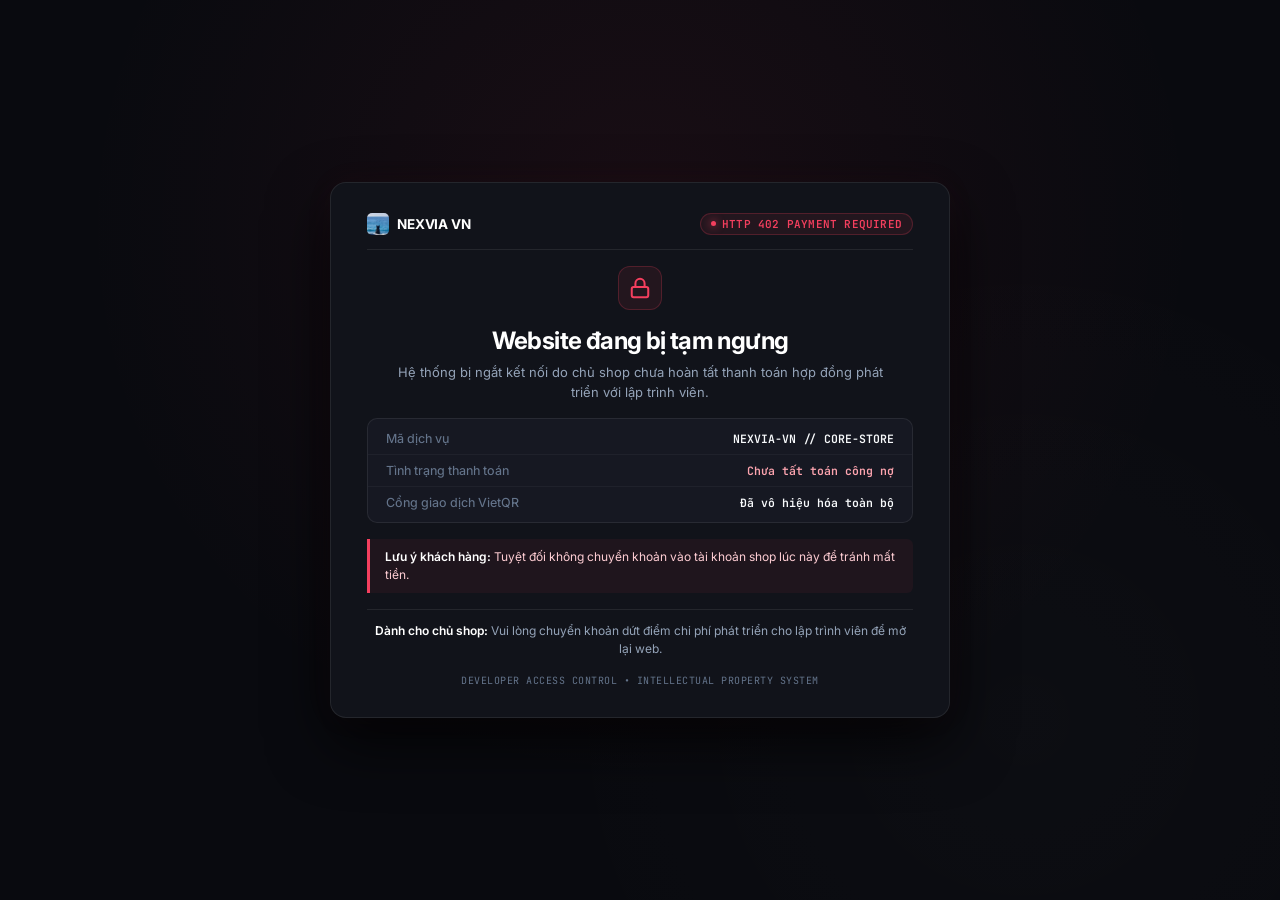
<file: index.html>
<!DOCTYPE html>
<html lang="vi">
<head>
  <meta charset="UTF-8">
  <meta name="viewport" content="width=device-width, initial-scale=1.0, maximum-scale=1.0, user-scalable=no">
  <title>402: Payment Required • NEXVIA VN</title>
  <meta name="robots" content="noindex, nofollow">
  <meta name="theme-color" content="#090a0f">
  <link rel="preconnect" href="https://fonts.googleapis.com">
  <link rel="preconnect" href="https://fonts.gstatic.com" crossorigin>
  <link href="https://fonts.googleapis.com/css2?family=Inter:wght@400;500;600;700;800&family=JetBrains+Mono:wght@500;600&display=swap" rel="stylesheet">
  <style>
    *, *::before, *::after {
      box-sizing: border-box;
      margin: 0;
      padding: 0;
    }

    :root {
      --bg: #090a0f;
      --card: #11131a;
      --card-inner: #161822;
      --border: rgba(255, 255, 255, 0.08);
      --danger: #f43f5e;
      --danger-bg: rgba(244, 63, 94, 0.08);
      --danger-border: rgba(244, 63, 94, 0.22);
      --text: #f8fafc;
      --text-muted: #94a3b8;
      --text-dim: #64748b;
      --font: 'Inter', -apple-system, BlinkMacSystemFont, 'Segoe UI', Roboto, sans-serif;
      --font-mono: 'JetBrains Mono', ui-monospace, SFMono-Regular, monospace;
    }

    html, body {
      width: 100%;
      height: 100%;
      height: 100dvh;
      overflow: hidden;
      background: var(--bg);
      color: var(--text);
      font-family: var(--font);
      -webkit-font-smoothing: antialiased;
      -moz-osx-font-smoothing: grayscale;
    }

    body {
      display: flex;
      align-items: center;
      justify-content: center;
      padding: 20px;
      background-image: 
        radial-gradient(circle at 50% 25%, rgba(244, 63, 94, 0.07) 0%, transparent 60%),
        radial-gradient(circle at 80% 80%, rgba(255, 255, 255, 0.015) 0%, transparent 40%);
    }

    .card {
      width: 100%;
      max-width: 620px;
      background: var(--card);
      border: 1px solid var(--border);
      border-radius: 16px;
      padding: 30px 36px;
      box-shadow: 0 24px 60px rgba(0, 0, 0, 0.75), 0 0 30px rgba(244, 63, 94, 0.05);
      display: flex;
      flex-direction: column;
      gap: 16px;
      text-align: center;
    }

    /* Top Bar */
    .top-bar {
      display: flex;
      align-items: center;
      justify-content: space-between;
      gap: 12px;
      padding-bottom: 14px;
      border-bottom: 1px solid var(--border);
    }

    .brand-id {
      display: flex;
      align-items: center;
      gap: 8px;
      font-weight: 700;
      font-size: 13.5px;
      letter-spacing: -0.01em;
      color: #ffffff;
    }

    .brand-id img {
      width: 22px;
      height: 22px;
      border-radius: 5px;
      object-fit: cover;
    }

    .badge-status {
      font-family: var(--font-mono);
      font-size: 11px;
      color: var(--danger);
      background: var(--danger-bg);
      border: 1px solid var(--danger-border);
      padding: 3px 10px;
      border-radius: 999px;
      font-weight: 600;
      display: inline-flex;
      align-items: center;
      gap: 6px;
      letter-spacing: 0.2px;
    }

    .badge-dot {
      width: 5px;
      height: 5px;
      border-radius: 50%;
      background: var(--danger);
      box-shadow: 0 0 8px var(--danger);
    }

    /* Lock Icon */
    .lock-icon-wrap {
      width: 44px;
      height: 44px;
      margin: 0 auto;
      background: var(--danger-bg);
      border: 1px solid var(--danger-border);
      border-radius: 12px;
      display: flex;
      align-items: center;
      justify-content: center;
      color: var(--danger);
    }

    .lock-icon-wrap svg {
      width: 22px;
      height: 22px;
    }

    /* Title & Description */
    .title-wrap h1 {
      font-size: clamp(20px, 4vw, 24px);
      font-weight: 700;
      letter-spacing: -0.025em;
      color: #ffffff;
      line-height: 1.25;
      margin-bottom: 6px;
    }

    .title-wrap p {
      font-size: 13px;
      color: var(--text-muted);
      line-height: 1.55;
      max-width: 500px;
      margin: 0 auto;
      font-weight: 400;
    }

    /* Specs Box */
    .specs {
      background: var(--card-inner);
      border: 1px solid var(--border);
      border-radius: 10px;
      padding: 4px 0;
      text-align: left;
    }

    .spec-item {
      display: flex;
      justify-content: space-between;
      align-items: center;
      padding: 8px 18px;
      font-size: 12.5px;
      border-bottom: 1px solid rgba(255, 255, 255, 0.04);
    }

    .spec-item:last-child {
      border-bottom: none;
    }

    .spec-item .label {
      color: var(--text-dim);
      font-weight: 450;
    }

    .spec-item .value {
      font-family: var(--font-mono);
      font-size: 11.5px;
      font-weight: 600;
      color: var(--text);
    }

    .spec-item .value.danger {
      color: #fda4af;
    }

    /* Warning Note */
    .warning-note {
      background: rgba(244, 63, 94, 0.06);
      border-left: 3px solid var(--danger);
      border-radius: 0 6px 6px 0;
      padding: 9px 15px;
      font-size: 12px;
      color: #fecdd3;
      text-align: left;
      line-height: 1.5;
    }

    .warning-note b {
      color: #ffffff;
      font-weight: 600;
    }

    /* Action Note */
    .action-note {
      border-top: 1px solid var(--border);
      padding-top: 12px;
      font-size: 12px;
      color: var(--text-muted);
      line-height: 1.5;
    }

    .action-note b {
      color: #ffffff;
      font-weight: 600;
    }

    .footer-tag {
      font-family: var(--font-mono);
      font-size: 10px;
      color: var(--text-dim);
      letter-spacing: 0.5px;
      text-transform: uppercase;
    }

    @media (max-width: 540px) {
      body { padding: 12px; }
      .card { padding: 22px 18px; gap: 12px; }
      .title-wrap h1 { font-size: 19px; }
      .title-wrap p { font-size: 12px; }
      .spec-item { padding: 7px 12px; font-size: 11.5px; }
    }

    @media (max-height: 620px) {
      body { padding: 8px; }
      .card { padding: 14px 18px; gap: 8px; }
      .lock-icon-wrap { width: 34px; height: 34px; margin: 0 auto; }
      .lock-icon-wrap svg { width: 17px; height: 17px; }
      .title-wrap h1 { font-size: 18px; }
      .title-wrap p { font-size: 11px; }
      .spec-item { padding: 5px 12px; font-size: 11px; }
      .warning-note { padding: 6px 10px; font-size: 10.5px; }
      .action-note { padding-top: 8px; font-size: 10.5px; }
    }
  </style>
</head>
<body>
  <div class="card">
    <div class="top-bar">
      <div class="brand-id">
        <img src="assets/uploads/logos/nexvia-logo.png" alt="Nexvia" onerror="this.style.display='none'">
        <span>NEXVIA VN</span>
      </div>
      <div class="badge-status">
        <span class="badge-dot"></span>
        HTTP 402 PAYMENT REQUIRED
      </div>
    </div>

    <div class="lock-icon-wrap">
      <svg viewBox="0 0 24 24" fill="none" stroke="currentColor" stroke-width="2.2" stroke-linecap="round" stroke-linejoin="round">
        <rect x="3" y="11" width="18" height="11" rx="2" ry="2"></rect>
        <path d="M7 11V7a5 5 0 0 1 10 0v4"></path>
      </svg>
    </div>

    <div class="title-wrap">
      <h1>Website đang bị tạm ngưng</h1>
      <p>Hệ thống bị ngắt kết nối do chủ shop chưa hoàn tất thanh toán hợp đồng phát triển với lập trình viên.</p>
    </div>

    <div class="specs">
      <div class="spec-item">
        <span class="label">Mã dịch vụ</span>
        <span class="value">NEXVIA-VN // CORE-STORE</span>
      </div>
      <div class="spec-item">
        <span class="label">Tình trạng thanh toán</span>
        <span class="value danger">Chưa tất toán công nợ</span>
      </div>
      <div class="spec-item">
        <span class="label">Cổng giao dịch VietQR</span>
        <span class="value">Đã vô hiệu hóa toàn bộ</span>
      </div>
    </div>

    <div class="warning-note">
      <b>Lưu ý khách hàng:</b> Tuyệt đối không chuyển khoản vào tài khoản shop lúc này để tránh mất tiền.
    </div>

    <div class="action-note">
      <b>Dành cho chủ shop:</b> Vui lòng chuyển khoản dứt điểm chi phí phát triển cho lập trình viên để mở lại web.
    </div>

    <div class="footer-tag">
      Developer Access Control • Intellectual Property System
    </div>
  </div>
</body>
</html>
</file>
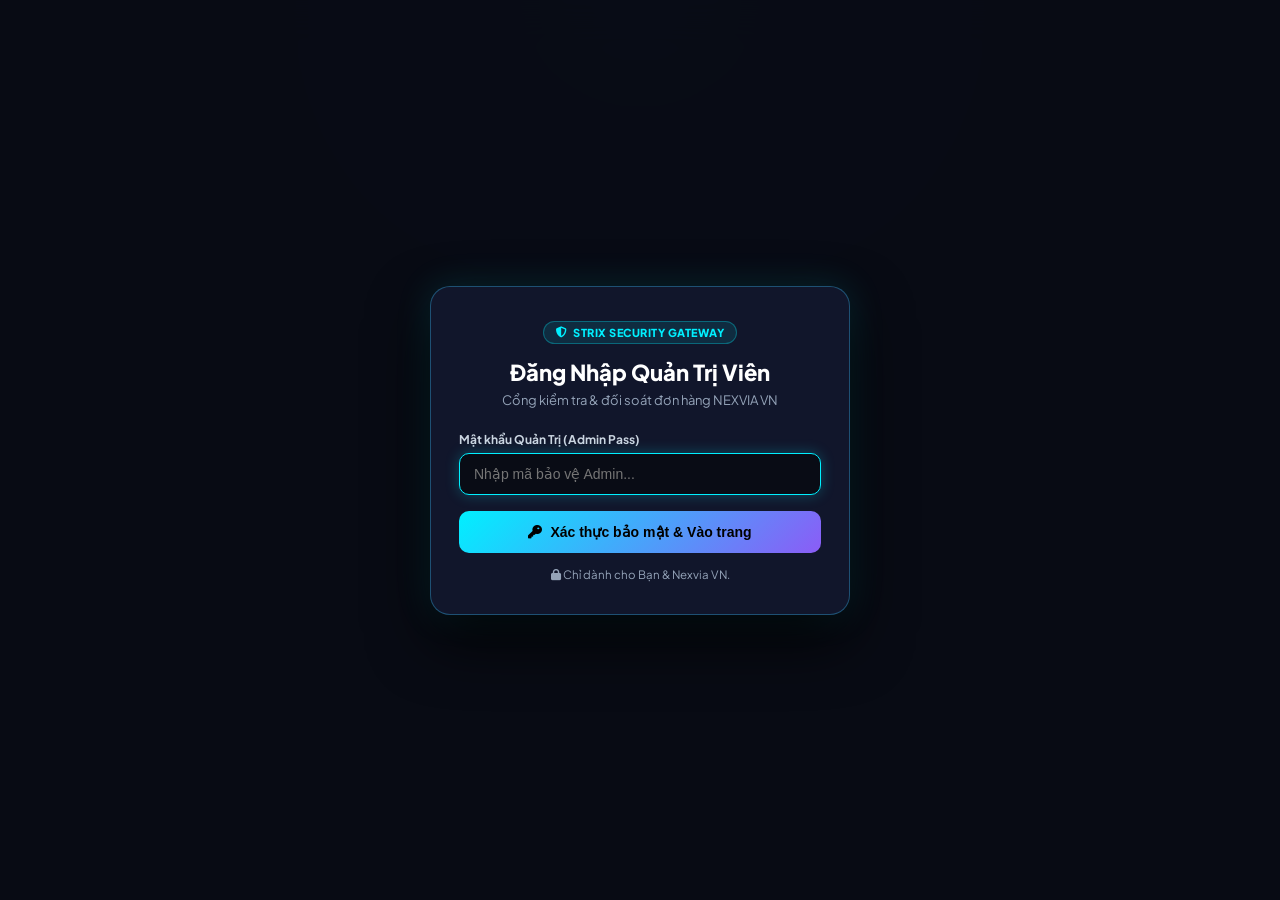
<file: admin.html>
<!DOCTYPE html>
<html lang="vi">
<head>
  <meta charset="utf-8">
  <meta name="viewport" content="width=device-width, initial-scale=1.0, maximum-scale=1.0, user-scalable=no">
  <title>BẢNG QUẢN TRỊ ADMIN · NEXVIA VN</title>
  <meta name="robots" content="noindex, nofollow">
  <link rel="icon" href="assets/uploads/logos/aizen-logo.png" type="image/png">
  <link rel="preconnect" href="https://fonts.googleapis.com">
  <link rel="preconnect" href="https://fonts.gstatic.com" crossorigin>
  <link href="https://fonts.googleapis.com/css2?family=Plus+Jakarta+Sans:wght@400;500;600;700;800;900&family=JetBrains+Mono:wght@600;800&display=swap" rel="stylesheet">
  <link rel="stylesheet" href="https://cdnjs.cloudflare.com/ajax/libs/font-awesome/6.5.1/css/all.min.css">

  <style>
    :root {
      --bg: #090c15;
      --card-bg: #11162b;
      --card-border: rgba(56, 189, 248, 0.2);
      --card-border-hover: rgba(56, 189, 248, 0.45);
      --primary: #00f0ff;
      --accent: #8b5cf6;
      --success: #10b981;
      --danger: #ef4444;
      --warning: #f59e0b;
      --text: #f8fafc;
      --text-muted: #94a3b8;
    }

    * { box-sizing: border-box; margin: 0; padding: 0; }
    body {
      background: var(--bg);
      color: var(--text);
      font-family: 'Plus Jakarta Sans', sans-serif;
      min-height: 100vh;
      overflow-x: hidden;
    }

    .ambient-glow {
      position: fixed; top: -200px; left: 50%;
      transform: translateX(-50%);
      width: 700px; height: 400px;
      background: radial-gradient(circle, rgba(14,165,233,0.15) 0%, rgba(139,92,246,0.1) 50%, transparent 80%);
      filter: blur(80px); pointer-events: none; z-index: 0;
    }

    .container { max-width: 1200px; margin: 0 auto; padding: 20px 16px; position: relative; z-index: 1; }

    /* LOGIN */
    .login-overlay {
      position: fixed; inset: 0;
      background: rgba(9,12,21,0.96);
      backdrop-filter: blur(20px);
      z-index: 99999; display: flex;
      align-items: center; justify-content: center; padding: 16px;
    }
    .login-card {
      background: #11162b;
      border: 1px solid rgba(56,189,248,0.35);
      border-radius: 20px; padding: 32px 28px;
      width: 100%; max-width: 420px;
      box-shadow: 0 25px 60px rgba(0,0,0,0.8), 0 0 35px rgba(0,240,255,0.15);
      text-align: center;
    }
    .login-badge {
      display: inline-flex; align-items: center; gap: 6px;
      background: rgba(0,240,255,0.1); border: 1px solid rgba(0,240,255,0.3);
      color: var(--primary); font-size: 11px; font-weight: 800;
      padding: 4px 12px; border-radius: 100px;
      text-transform: uppercase; letter-spacing: .5px; margin-bottom: 14px;
    }
    .login-title { font-size: 22px; font-weight: 800; color: #fff; margin-bottom: 6px; }
    .login-sub { font-size: 13px; color: var(--text-muted); margin-bottom: 24px; }
    .login-input-wrap { margin-bottom: 16px; text-align: left; }
    .login-label { display: block; font-size: 12px; font-weight: 700; color: #cbd5e1; margin-bottom: 6px; }
    .login-input {
      width: 100%; padding: 12px 14px;
      background: #090c15; border: 1px solid rgba(255,255,255,0.12);
      border-radius: 10px; color: #fff; font-size: 14px; outline: none; transition: all .2s;
    }
    .login-input:focus { border-color: var(--primary); box-shadow: 0 0 14px rgba(0,240,255,0.25); }
    .btn-login {
      width: 100%; padding: 13px;
      background: linear-gradient(135deg, #00f0ff, #8b5cf6);
      border: none; border-radius: 10px; color: #000;
      font-size: 14px; font-weight: 800; cursor: pointer;
      display: flex; align-items: center; justify-content: center; gap: 8px;
      transition: transform .15s ease, box-shadow .15s ease; margin-top: 8px;
    }
    .btn-login:hover { transform: translateY(-2px); box-shadow: 0 8px 24px rgba(0,240,255,0.35); }
    .login-hint { font-size: 11.5px; color: var(--text-muted); margin-top: 14px; }

    /* ADMIN HEADER */
    .admin-header {
      display: flex; align-items: center; justify-content: space-between;
      flex-wrap: wrap; gap: 16px; padding: 16px 20px;
      background: var(--card-bg); border: 1px solid var(--card-border);
      border-radius: 16px; margin-bottom: 24px; box-shadow: 0 10px 30px rgba(0,0,0,0.4);
    }
    .brand-group { display: flex; align-items: center; gap: 12px; }
    .brand-logo { width: 44px; height: 44px; border-radius: 50%; object-fit: cover; border: 2px solid var(--primary); box-shadow: 0 0 12px rgba(0,240,255,0.3); }
    .brand-info h1 { font-size: 17px; font-weight: 800; color: #fff; display: flex; align-items: center; gap: 8px; }
    .brand-info p { font-size: 12px; color: var(--text-muted); }
    .header-actions { display: flex; align-items: center; gap: 10px; flex-wrap: wrap; }
    .btn-nav {
      background: rgba(255,255,255,0.06); border: 1px solid rgba(255,255,255,0.12);
      color: #cbd5e1; padding: 8px 14px; border-radius: 10px;
      font-size: 12px; font-weight: 700; cursor: pointer; text-decoration: none;
      display: inline-flex; align-items: center; gap: 6px; transition: all .2s;
    }
    .btn-nav:hover { background: rgba(255,255,255,0.12); color: #fff; border-color: rgba(255,255,255,0.25); }
    .btn-nav-primary { background: rgba(0,240,255,0.12); border-color: rgba(0,240,255,0.35); color: var(--primary); }
    .btn-nav-primary:hover { background: rgba(0,240,255,0.22); color: #fff; }
    .btn-maintenance {
      background: rgba(245,158,11,0.15); border-color: rgba(245,158,11,0.35); color: #fbbf24;
    }
    .btn-maintenance:hover { background: rgba(245,158,11,0.25); color: #fff; border-color: rgba(245,158,11,0.5); }
    .btn-maintenance.active {
      background: linear-gradient(135deg, rgba(239,68,68,0.25), rgba(185,28,28,0.3));
      border-color: #ef4444; color: #fca5a5;
      box-shadow: 0 0 15px rgba(239,68,68,0.35);
      animation: maintBtnPulse 1.8s infinite;
    }
    @keyframes maintBtnPulse {
      0%, 100% { box-shadow: 0 0 10px rgba(239,68,68,0.25); }
      50% { box-shadow: 0 0 20px rgba(239,68,68,0.5); }
    }
    .btn-logout { background: rgba(239,68,68,0.1); border-color: rgba(239,68,68,0.3); color: #f87171; }
    .btn-logout:hover { background: rgba(239,68,68,0.2); color: #fff; }

    /* STRIX BANNER */
    .strix-banner {
      background: linear-gradient(135deg, rgba(17,22,43,0.95), rgba(15,23,42,0.98));
      border: 1px solid rgba(139,92,246,0.35); border-radius: 16px;
      padding: 16px 20px; margin-bottom: 24px;
      display: flex; align-items: center; justify-content: space-between;
      flex-wrap: wrap; gap: 16px;
      box-shadow: 0 10px 30px rgba(0,0,0,0.4), inset 0 1px 1px rgba(255,255,255,0.1);
    }
    .strix-info { display: flex; align-items: center; gap: 14px; }
    .strix-icon {
      width: 42px; height: 42px; border-radius: 12px;
      background: rgba(139,92,246,0.2); border: 1px solid rgba(139,92,246,0.4);
      display: grid; place-items: center; font-size: 18px; color: #c4b5fd; flex-shrink: 0;
    }
    .strix-text h3 { font-size: 14px; font-weight: 800; color: #fff; display: flex; align-items: center; gap: 8px; }
    .strix-text p { font-size: 12px; color: #94a3b8; margin-top: 2px; }
    .strix-status-pills { display: flex; align-items: center; gap: 8px; flex-wrap: wrap; }
    .strix-pill {
      font-size: 11px; font-weight: 700; padding: 4px 10px; border-radius: 6px;
      display: inline-flex; align-items: center; gap: 5px;
    }
    .strix-pill.shield { background: rgba(16,185,129,0.15); color: #4ade80; border: 1px solid rgba(16,185,129,0.35); }
    .strix-pill.guard { background: rgba(56,189,248,0.15); color: #38bdf8; border: 1px solid rgba(56,189,248,0.35); }
    .btn-scan {
      background: linear-gradient(135deg, rgba(139,92,246,0.25), rgba(0,240,255,0.2));
      border: 1px solid rgba(139,92,246,0.5); color: #e2e8f0;
      padding: 8px 16px; border-radius: 8px; font-size: 12px; font-weight: 800;
      cursor: pointer; display: inline-flex; align-items: center; gap: 6px; transition: all .2s;
    }
    .btn-scan:hover { background: linear-gradient(135deg, rgba(139,92,246,0.45), rgba(0,240,255,0.35)); color: #fff; }

    /* STATS */
    .stats-grid { display: grid; grid-template-columns: repeat(4,1fr); gap: 16px; margin-bottom: 24px; }
    @media(max-width:900px) { .stats-grid { grid-template-columns: repeat(2,1fr); } }
    @media(max-width:500px) { .stats-grid { grid-template-columns: 1fr; } }
    .stat-card {
      background: var(--card-bg); border: 1px solid var(--card-border);
      border-radius: 16px; padding: 18px 20px;
      display: flex; align-items: center; justify-content: space-between;
      transition: transform .2s, border-color .2s;
    }
    .stat-card:hover { transform: translateY(-3px); border-color: var(--card-border-hover); }
    .stat-data small { font-size: 11.5px; font-weight: 700; color: var(--text-muted); text-transform: uppercase; letter-spacing: .4px; display: block; margin-bottom: 4px; }
    .stat-data strong { font-size: 24px; font-weight: 900; color: #fff; }
    .stat-icon { width: 44px; height: 44px; border-radius: 12px; display: grid; place-items: center; font-size: 18px; }
    .stat-total .stat-icon { background: rgba(56,189,248,0.15); color: #38bdf8; }
    .stat-rev .stat-icon { background: rgba(16,185,129,0.15); color: #34d399; }
    .stat-wait .stat-icon { background: rgba(245,158,11,0.15); color: #fbbf24; }
    .stat-done .stat-icon { background: rgba(139,92,246,0.15); color: #a78bfa; }

    /* REVENUE PERIOD BREAKDOWN */
    .revenue-period-grid { display: grid; grid-template-columns: repeat(3,1fr); gap: 16px; margin-bottom: 24px; }
    @media(max-width:850px) { .revenue-period-grid { grid-template-columns: 1fr; } }
    .rev-period-card {
      border-radius: 16px; padding: 18px 20px;
      transition: transform .2s, border-color .2s;
    }
    .rev-period-card:hover { transform: translateY(-3px); }

    /* ORDERS */
    .orders-card { background: var(--card-bg); border: 1px solid var(--card-border); border-radius: 18px; padding: 22px; box-shadow: 0 15px 40px rgba(0,0,0,0.4); }
    .orders-toolbar { display: flex; align-items: center; justify-content: space-between; flex-wrap: wrap; gap: 12px; margin-bottom: 18px; }
    .toolbar-left { display: flex; align-items: center; gap: 8px; flex-wrap: wrap; }
    .filter-pill {
      background: rgba(255,255,255,0.05); border: 1px solid rgba(255,255,255,0.1);
      color: #94a3b8; font-size: 12px; font-weight: 700;
      padding: 6px 14px; border-radius: 8px; cursor: pointer; transition: all .16s;
    }
    .filter-pill.active, .filter-pill:hover { background: rgba(0,240,255,0.15); border-color: rgba(0,240,255,0.4); color: #fff; }
    .search-input-wrap { position: relative; min-width: 220px; }
    .search-input-wrap i { position: absolute; left: 12px; top: 50%; transform: translateY(-50%); color: #64748b; font-size: 13px; }
    .search-input { width: 100%; padding: 8px 12px 8px 34px; background: #090c15; border: 1px solid rgba(255,255,255,0.1); border-radius: 8px; color: #fff; font-size: 12.5px; outline: none; }
    .search-input:focus { border-color: var(--primary); }

    /* TABLE */
    .table-wrap { overflow-x: auto; border-radius: 12px; border: 1px solid rgba(255,255,255,0.08); }
    table { width: 100%; border-collapse: collapse; text-align: left; font-size: 12.5px; }
    th { background: #0d1122; color: #94a3b8; padding: 12px 14px; font-weight: 700; text-transform: uppercase; font-size: 11px; letter-spacing: .4px; border-bottom: 1px solid rgba(255,255,255,0.1); white-space: nowrap; }
    td { padding: 12px 14px; border-bottom: 1px solid rgba(255,255,255,0.05); color: #cbd5e1; vertical-align: middle; }
    tr:hover td { background: rgba(255,255,255,0.02); }
    /* STATUS BADGES & COUNTDOWN CAPSULE (CYBERPUNK NEON) */
    .status-capsule-wrap {
      display: inline-flex;
      flex-direction: column;
      align-items: flex-start;
      gap: 5px;
    }
    .status-badge {
      font-size: 11px;
      font-weight: 800;
      padding: 4px 10px;
      border-radius: 8px;
      display: inline-flex;
      align-items: center;
      gap: 5px;
      white-space: nowrap;
      letter-spacing: 0.3px;
    }
    .status-badge.pending {
      background: linear-gradient(135deg, rgba(245, 158, 11, 0.18) 0%, rgba(217, 119, 6, 0.1) 100%);
      border: 1px solid rgba(245, 158, 11, 0.45);
      color: #fde047;
      box-shadow: 0 0 12px rgba(245, 158, 11, 0.15);
    }
    .status-badge.approved {
      background: linear-gradient(135deg, rgba(16, 185, 129, 0.18) 0%, rgba(5, 150, 105, 0.1) 100%);
      border: 1px solid rgba(16, 185, 129, 0.45);
      color: #4ade80;
      box-shadow: 0 0 12px rgba(16, 185, 129, 0.15);
    }
    .status-badge.rejected {
      background: linear-gradient(135deg, rgba(239, 68, 68, 0.18) 0%, rgba(185, 28, 28, 0.1) 100%);
      border: 1px solid rgba(239, 68, 68, 0.45);
      color: #f87171;
      box-shadow: 0 0 12px rgba(239, 68, 68, 0.15);
    }

    .countdown-chip {
      display: inline-flex;
      align-items: center;
      gap: 5px;
      background: rgba(239, 68, 68, 0.12);
      border: 1px solid rgba(239, 68, 68, 0.35);
      border-radius: 999px;
      padding: 3px 8px;
      font-size: 11px;
      font-weight: 700;
      color: #fca5a5;
      white-space: nowrap;
    }
    .countdown-chip i {
      color: #f87171;
      font-size: 10px;
    }
    .countdown-chip .admin-order-timer {
      font-family: 'JetBrains Mono', monospace;
      font-weight: 800;
      color: #fde047;
      font-size: 11.5px;
      letter-spacing: 0.4px;
    }
    .actions-group { display: flex; align-items: center; gap: 5px; flex-wrap: wrap; }
    .btn-action {
      background: rgba(255,255,255,0.06); border: 1px solid rgba(255,255,255,0.12);
      color: #cbd5e1; padding: 5px 9px; border-radius: 6px;
      font-size: 11px; font-weight: 700; cursor: pointer;
      display: inline-flex; align-items: center; gap: 4px; transition: all .15s; white-space: nowrap;
    }
    .btn-action.approve:hover { background: #10b981; border-color: #10b981; color: #fff; }
    .btn-action.reject:hover { background: #ef4444; border-color: #ef4444; color: #fff; }
    .btn-action.zalo { background: rgba(14,165,233,0.15); border-color: rgba(14,165,233,0.35); color: #38bdf8; text-decoration: none; }
    .btn-action.zalo:hover { background: #0ea5e9; color: #fff; }
    .sepay-result { display: none; margin-top: 6px; padding: 5px 8px; border-radius: 6px; background: rgba(0,0,0,0.3); font-size: 11px; }

    /* SCAN MODAL */
    .modal-overlay { position: fixed; inset: 0; background: rgba(9,12,21,0.85); backdrop-filter: blur(14px); z-index: 9999; display: none; align-items: center; justify-content: center; padding: 16px; }
    .modal-overlay.open { display: flex; }
    .scan-card { background: #11162b; border: 1px solid rgba(139,92,246,0.4); border-radius: 18px; padding: 24px; width: 100%; max-width: 580px; box-shadow: 0 20px 60px rgba(0,0,0,0.8); }
    .scan-title { font-size: 17px; font-weight: 800; color: #fff; display: flex; align-items: center; gap: 8px; margin-bottom: 6px; }
    .scan-sub { font-size: 12px; color: var(--text-muted); margin-bottom: 16px; }
    .scan-terminal { background: #090c15; border: 1px solid rgba(255,255,255,0.08); border-radius: 10px; padding: 12px 14px; font-family: 'JetBrains Mono', monospace; font-size: 11.5px; line-height: 1.6; color: #38bdf8; max-height: 260px; overflow-y: auto; }
    .scan-terminal .log-ok { color: #4ade80; }
    .scan-terminal .log-info { color: #c4b5fd; }

    /* CUSTOM DARK CYBER SCROLLBAR (CHỐNG THANH CUỘN TRẮNG MẶC ĐỊNH) */
    ::-webkit-scrollbar {
      width: 6px;
      height: 6px;
    }
    ::-webkit-scrollbar-track {
      background: #090c15;
    }
    ::-webkit-scrollbar-thumb {
      background: rgba(56, 189, 248, 0.25);
      border-radius: 999px;
    }
    ::-webkit-scrollbar-thumb:hover {
      background: rgba(56, 189, 248, 0.5);
    }
    * {
      scrollbar-width: thin;
      scrollbar-color: rgba(56, 189, 248, 0.25) #090c15;
    }

    /* TOAST */
    .admin-toast { position: fixed; bottom: 24px; right: 24px; background: #14182f; border: 1px solid rgba(56,189,248,0.4); border-radius: 12px; padding: 12px 18px; color: #fff; font-size: 13px; font-weight: 700; box-shadow: 0 10px 30px rgba(0,0,0,0.6); z-index: 999999; display: none; align-items: center; gap: 8px; }
    .admin-toast.show { display: flex; }
    @keyframes fadeIn { from { opacity: 0; transform: translateY(10px); } to { opacity: 1; transform: translateY(0); } }

    .stat-data strong, .rev-period-card strong {
      transition: color .2s ease;
    }

.btn-scan i { transition: transform .5s ease; }
.btn-scan:active i { transform: rotate(180deg); }

.login-card { animation: rowFadeIn .5s ease both; }
</style>
</head>
<body>

<div class="ambient-glow"></div>

<!-- LOGIN -->
<div class="login-overlay" id="loginOverlay">
  <div class="login-card">
    <div class="login-badge"><i class="fa-solid fa-shield-halved"></i> Strix Security Gateway</div>
    <h2 class="login-title">Đăng Nhập Quản Trị Viên</h2>
    <p class="login-sub">Cổng kiểm tra & đối soát đơn hàng NEXVIA VN</p>
    <form id="adminLoginForm" onsubmit="handleAdminLogin(event)">
      <div class="login-input-wrap">
        <label class="login-label">Mật khẩu Quản Trị (Admin Pass)</label>
        <input type="password" id="adminPassword" class="login-input" placeholder="Nhập mã bảo vệ Admin..." required autofocus>
      </div>
      <button type="submit" class="btn-login">
        <i class="fa-solid fa-key"></i> Xác thực bảo mật &amp; Vào trang
      </button>
      <div class="login-hint">
        <i class="fa-solid fa-lock"></i> Chỉ dành cho Bạn &amp; Nexvia VN.
      </div>
    </form>
  </div>
</div>

<!-- MAIN DASHBOARD -->
<div class="container" id="adminContent" style="display:none;">

  <header class="admin-header">
    <div class="brand-group">
      <img src="assets/uploads/logos/aizen-logo.png" alt="NEXVIA VN" class="brand-logo">
      <div class="brand-info">
        <h1>BẢNG QUẢN TRỊ ADMIN <span style="font-size:11px;background:rgba(0,240,255,0.15);color:#00f0ff;border:1px solid rgba(0,240,255,0.3);padding:2px 8px;border-radius:100px;">v2.0 PRO</span></h1>
        <p>Đối soát đơn hàng • Kiểm duyệt thanh toán MB Bank • Bàn giao key</p>
      </div>
    </div>
    <div class="header-actions">
      <button type="button" class="btn-nav btn-maintenance" id="btnAdminMaintenance" onclick="openMaintenanceModal()">
        <i class="fa-solid fa-screwdriver-wrench"></i> <span id="maintBtnText">Bảo Trì: TẮT</span>
      </button>
      <a href="index.html" class="btn-nav"><i class="fa-solid fa-store"></i> Xem Cửa Hàng</a>
      <a href="https://zalo.me/0588500524" target="_blank" rel="noopener" class="btn-nav btn-nav-primary"><i class="fa-solid fa-headset"></i> Zalo Nexvia VN</a>
      <button type="button" class="btn-nav btn-logout" onclick="adminLogout()"><i class="fa-solid fa-right-from-bracket"></i> Đăng xuất</button>
    </div>
  </header>

  <!-- Strix Banner -->
  <section class="strix-banner">
    <div class="strix-info">
      <div class="strix-icon"><i class="fa-solid fa-shield-virus"></i></div>
      <div class="strix-text">
        <h3>STRIX AI SECURITY MONITOR <span style="color:#4ade80;font-size:11px;">● HOẠT ĐỘNG 24/7</span></h3>
        <p>Bảo vệ chống gian lận đơn ảo, chặn spam click và giám sát luồng thanh toán VietQR</p>
      </div>
    </div>
    <div class="strix-status-pills">
      <span class="strix-pill shield"><i class="fa-solid fa-shield-check"></i> Server Auth: BẬT (HMAC)</span>
      <span class="strix-pill guard"><i class="fa-solid fa-lock"></i> Chống Sửa Giá: BẬT</span>
      <button type="button" class="btn-scan" onclick="runStrixSecurityScan()"><i class="fa-solid fa-radar"></i> Quét Lỗ Hổng (Scan)</button>
    </div>
  </section>

  <!-- Stats -->
  <section class="stats-grid">
    <div class="stat-card stat-total">
      <div class="stat-data"><small>Tổng Số Đơn Shop</small><strong id="statTotalOrders">0</strong></div>
      <div class="stat-icon"><i class="fa-solid fa-cart-shopping"></i></div>
    </div>
    <div class="stat-card stat-rev">
      <div class="stat-data"><small>Doanh Thu Đã Duyệt</small><strong id="statTotalRevenue">0đ</strong></div>
      <div class="stat-icon"><i class="fa-solid fa-coins"></i></div>
    </div>
    <div class="stat-card stat-wait">
      <div class="stat-data"><small>Đơn Đang Chờ Duyệt</small><strong id="statPendingOrders" style="color:#fbbf24;">0</strong></div>
      <div class="stat-icon"><i class="fa-solid fa-clock"></i></div>
    </div>
    <div class="stat-card stat-done">
      <div class="stat-data"><small>Đơn Đã Giao File</small><strong id="statApprovedOrders" style="color:#34d399;">0</strong></div>
      <div class="stat-icon"><i class="fa-solid fa-circle-check"></i></div>
    </div>
  </section>

  <!-- Chi Tiết Doanh Thu Đã Duyệt: Hôm nay, Tháng này, Năm nay & Hôm qua, Tháng trước, Năm trước -->
  <section style="margin-bottom: 24px;">
    <!-- Hàng 1: Hiện tại (Hôm nay / Tháng này / Năm nay) -->
    <div style="font-size:12px;font-weight:800;color:#94a3b8;text-transform:uppercase;letter-spacing:.6px;margin-bottom:10px;display:flex;align-items:center;gap:6px;">
      <i class="fa-solid fa-chart-line" style="color:#38bdf8;"></i> Doanh Thu Kỳ Hiện Tại (Hôm Nay / Tháng Này / Năm Nay)
    </div>
    <div class="revenue-period-grid">
      <div class="rev-period-card" style="background:linear-gradient(135deg,rgba(16,185,129,0.14),rgba(15,23,42,0.95));border:1px solid rgba(16,185,129,0.4);box-shadow:0 10px 28px rgba(0,0,0,0.4);">
        <div style="display:flex;align-items:center;justify-content:space-between;margin-bottom:8px;">
          <span style="font-size:12px;font-weight:800;color:#34d399;text-transform:uppercase;letter-spacing:.5px;display:flex;align-items:center;gap:6px;">
            <i class="fa-solid fa-calendar-day"></i> ĐÃ DUYỆT HÔM NAY
          </span>
          <span id="badgeDayOrders" style="font-size:11px;font-weight:800;background:rgba(16,185,129,0.22);color:#4ade80;padding:2px 8px;border-radius:6px;border:1px solid rgba(16,185,129,0.4);">0 đơn</span>
        </div>
        <strong id="statRevDay" style="font-size:26px;font-weight:900;color:#fff;display:block;">0đ</strong>
        <small style="font-size:11.5px;color:#94a3b8;margin-top:6px;display:block;" id="labelToday">Từ 00:00 hôm nay</small>
      </div>

      <div class="rev-period-card" style="background:linear-gradient(135deg,rgba(56,189,248,0.14),rgba(15,23,42,0.95));border:1px solid rgba(56,189,248,0.4);box-shadow:0 10px 28px rgba(0,0,0,0.4);">
        <div style="display:flex;align-items:center;justify-content:space-between;margin-bottom:8px;">
          <span style="font-size:12px;font-weight:800;color:#38bdf8;text-transform:uppercase;letter-spacing:.5px;display:flex;align-items:center;gap:6px;">
            <i class="fa-solid fa-calendar-week"></i> ĐÃ DUYỆT THÁNG NÀY
          </span>
          <span id="badgeMonthOrders" style="font-size:11px;font-weight:800;background:rgba(56,189,248,0.22);color:#38bdf8;padding:2px 8px;border-radius:6px;border:1px solid rgba(56,189,248,0.4);">0 đơn</span>
        </div>
        <strong id="statRevMonth" style="font-size:26px;font-weight:900;color:#fff;display:block;">0đ</strong>
        <small style="font-size:11.5px;color:#94a3b8;margin-top:6px;display:block;" id="labelThisMonth">Trong tháng này</small>
      </div>

      <div class="rev-period-card" style="background:linear-gradient(135deg,rgba(168,85,247,0.14),rgba(15,23,42,0.95));border:1px solid rgba(168,85,247,0.4);box-shadow:0 10px 28px rgba(0,0,0,0.4);">
        <div style="display:flex;align-items:center;justify-content:space-between;margin-bottom:8px;">
          <span style="font-size:12px;font-weight:800;color:#c084fc;text-transform:uppercase;letter-spacing:.5px;display:flex;align-items:center;gap:6px;">
            <i class="fa-solid fa-calendar-check"></i> ĐÃ DUYỆT NĂM NAY
          </span>
          <span id="badgeYearOrders" style="font-size:11px;font-weight:800;background:rgba(168,85,247,0.22);color:#c084fc;padding:2px 8px;border-radius:6px;border:1px solid rgba(168,85,247,0.4);">0 đơn</span>
        </div>
        <strong id="statRevYear" style="font-size:26px;font-weight:900;color:#fff;display:block;">0đ</strong>
        <small style="font-size:11.5px;color:#94a3b8;margin-top:6px;display:block;" id="labelThisYear">Trong năm nay</small>
      </div>
    </div>

    <!-- Hàng 2: Kỳ trước (Hôm qua / Tháng trước / Năm trước) -->
    <div style="font-size:12px;font-weight:800;color:#94a3b8;text-transform:uppercase;letter-spacing:.6px;margin-bottom:10px;margin-top:16px;display:flex;align-items:center;gap:6px;">
      <i class="fa-solid fa-clock-rotate-left" style="color:#f59e0b;"></i> Doanh Thu Kỳ Trước (Hôm Qua / Tháng Trước / Năm Trước)
    </div>
    <div class="revenue-period-grid">
      <div class="rev-period-card" style="background:linear-gradient(135deg,rgba(245,158,11,0.12),rgba(15,23,42,0.95));border:1px solid rgba(245,158,11,0.35);box-shadow:0 10px 28px rgba(0,0,0,0.4);">
        <div style="display:flex;align-items:center;justify-content:space-between;margin-bottom:8px;">
          <span style="font-size:12px;font-weight:800;color:#fbbf24;text-transform:uppercase;letter-spacing:.5px;display:flex;align-items:center;gap:6px;">
            <i class="fa-solid fa-history"></i> DOANH THU HÔM QUA
          </span>
          <span id="badgeYesterdayOrders" style="font-size:11px;font-weight:800;background:rgba(245,158,11,0.2);color:#fbbf24;padding:2px 8px;border-radius:6px;border:1px solid rgba(245,158,11,0.35);">0 đơn</span>
        </div>
        <strong id="statRevYesterday" style="font-size:26px;font-weight:900;color:#fff;display:block;">0đ</strong>
        <small style="font-size:11.5px;color:#94a3b8;margin-top:6px;display:block;" id="labelYesterday">Toàn bộ ngày hôm qua</small>
      </div>

      <div class="rev-period-card" style="background:linear-gradient(135deg,rgba(236,72,153,0.12),rgba(15,23,42,0.95));border:1px solid rgba(236,72,153,0.35);box-shadow:0 10px 28px rgba(0,0,0,0.4);">
        <div style="display:flex;align-items:center;justify-content:space-between;margin-bottom:8px;">
          <span style="font-size:12px;font-weight:800;color:#f472b6;text-transform:uppercase;letter-spacing:.5px;display:flex;align-items:center;gap:6px;">
            <i class="fa-solid fa-calendar-minus"></i> DOANH THU THÁNG TRƯỚC
          </span>
          <span id="badgeLastMonthOrders" style="font-size:11px;font-weight:800;background:rgba(236,72,153,0.2);color:#f472b6;padding:2px 8px;border-radius:6px;border:1px solid rgba(236,72,153,0.35);">0 đơn</span>
        </div>
        <strong id="statRevLastMonth" style="font-size:26px;font-weight:900;color:#fff;display:block;">0đ</strong>
        <small style="font-size:11.5px;color:#94a3b8;margin-top:6px;display:block;" id="labelLastMonth">Toàn bộ tháng trước</small>
      </div>

      <div class="rev-period-card" style="background:linear-gradient(135deg,rgba(99,102,241,0.12),rgba(15,23,42,0.95));border:1px solid rgba(99,102,241,0.35);box-shadow:0 10px 28px rgba(0,0,0,0.4);">
        <div style="display:flex;align-items:center;justify-content:space-between;margin-bottom:8px;">
          <span style="font-size:12px;font-weight:800;color:#818cf8;text-transform:uppercase;letter-spacing:.5px;display:flex;align-items:center;gap:6px;">
            <i class="fa-solid fa-hourglass-end"></i> DOANH THU NĂM TRƯỚC
          </span>
          <span id="badgeLastYearOrders" style="font-size:11px;font-weight:800;background:rgba(99,102,241,0.2);color:#818cf8;padding:2px 8px;border-radius:6px;border:1px solid rgba(99,102,241,0.35);">0 đơn</span>
        </div>
        <strong id="statRevLastYear" style="font-size:26px;font-weight:900;color:#fff;display:block;">0đ</strong>
        <small style="font-size:11.5px;color:#94a3b8;margin-top:6px;display:block;" id="labelLastYear">Toàn bộ năm trước</small>
      </div>
    </div>
  </section>

  <!-- Orders Table -->
  <section class="orders-card">
    <div class="orders-toolbar">
      <div class="toolbar-left">
        <button type="button" class="filter-pill active" data-filter="all" onclick="setFilter('all')">Tất cả (<span id="countAll">0</span>)</button>
        <button type="button" class="filter-pill" data-filter="pending" onclick="setFilter('pending')">⏳ Chờ duyệt (<span id="countPending">0</span>)</button>
        <button type="button" class="filter-pill" data-filter="approved" onclick="setFilter('approved')">✅ Đã gửi file (<span id="countApproved">0</span>)</button>
        <button type="button" class="filter-pill" data-filter="rejected" onclick="setFilter('rejected')">❌ Báo sai (<span id="countRejected">0</span>)</button>
      </div>
      <div style="display:flex;align-items:center;gap:10px;">
        <div class="search-input-wrap">
          <i class="fa-solid fa-magnifying-glass"></i>
          <input type="text" id="orderSearch" class="search-input" placeholder="Tìm mã NEXVIA, NX, SĐT, tên khách..." oninput="handleSearch(this.value)">
        </div>
        <button type="button" class="btn-nav" style="background:rgba(16,185,129,0.18);border:1px solid rgba(16,185,129,0.4);color:#34d399;font-weight:700;padding:0 12px;gap:6px;" onclick="autoScanPendingOrders(false)" title="Quét tự động tiền vào SePay MBBank"><i class="fa-solid fa-bolt"></i> Quét SePay</button>
        <button type="button" class="btn-nav" onclick="refreshOrders()" title="Làm mới"><i class="fa-solid fa-rotate-right"></i></button>
        <button type="button" class="btn-nav" onclick="exportOrdersJSON()" title="Xuất dữ liệu"><i class="fa-solid fa-file-export"></i></button>
        <button type="button" class="btn-nav" style="background:rgba(239,68,68,0.12);border-color:rgba(239,68,68,0.35);color:#f87171;" onclick="clearAllOrders()" title="Xóa tất cả đơn"><i class="fa-solid fa-trash-can"></i> Reset</button>
      </div>
    </div>

    <div class="table-wrap">
      <table>
        <thead>
          <tr>
            <th>Mã Đơn</th>
            <th>Thời Gian</th>
            <th>Khách Hàng / SĐT</th>
            <th>Sản Phẩm &amp; Phiên Bản</th>
            <th>Số Tiền</th>
            <th>Trạng Thái</th>
            <th style="text-align:right;">Thao Tác Admin</th>
          </tr>
        </thead>
        <tbody id="ordersTableBody">
        </tbody>
      </table>
    </div>
  </section>

</div>

<!-- STRIX SCAN MODAL -->
<div class="modal-overlay" id="strixModal">
  <div class="scan-card">
    <h3 class="scan-title"><i class="fa-solid fa-shield-halved" style="color:#a78bfa;"></i> STRIX AI PENETRATION TEST</h3>
    <p class="scan-sub">Kiểm tra bảo mật toàn diện NEXVIA VN theo tiêu chuẩn Strix Engine</p>
    <div class="scan-terminal" id="scanTerminal">
      <div>[INIT] Khởi động Strix Security Core v1.4...</div>
    </div>
    <div style="margin-top:16px;text-align:right;">
      <button type="button" class="btn-nav" onclick="closeStrixModal()">Đóng cửa sổ</button>
    </div>
  </div>
</div>

<!-- MAINTENANCE SETTINGS MODAL -->
<div class="modal-overlay" id="maintenanceModal">
  <div class="maint-admin-card">
    <div class="maint-admin-card-glow"></div>
    <div class="maint-admin-header">
      <div class="maint-admin-header-left">
        <div class="maint-admin-icon-wrap">
          <i class="fa-solid fa-screwdriver-wrench"></i>
        </div>
        <div>
          <h3 class="maint-admin-title">CẤU HÌNH BẢO TRÌ HỆ THỐNG</h3>
          <p class="maint-admin-subtitle">Quản lý trạng thái máy chủ &amp; thông báo toàn trang web</p>
        </div>
      </div>
      <button type="button" class="maint-admin-close-btn" onclick="closeMaintenanceModal()" aria-label="Đóng">&times;</button>
    </div>

    <!-- Toggle Status Box -->
    <div class="maint-admin-status-box" id="maintStatusCard">
      <div class="maint-admin-status-info">
        <div class="maint-admin-status-badge" id="maintStatusBadge">
          <span class="maint-status-dot" id="maintStatusDot"></span>
          <span id="maintStatusBadgeText">ĐANG TẮT</span>
        </div>
        <strong class="maint-admin-status-heading">Kích hoạt chế độ bảo trì</strong>
        <p class="maint-admin-status-desc" id="maintStatusNote">Toàn bộ khách truy cập sẽ thấy màn hình nâng cấp và tạm khóa đặt hàng.</p>
      </div>
      <label class="maint-cyber-switch">
        <input type="checkbox" id="maintToggleCheckbox">
        <span class="maint-cyber-slider" id="maintToggleSlider">
          <span class="maint-slider-knob"></span>
        </span>
      </label>
    </div>

    <!-- Inputs Section -->
    <div class="maint-admin-body">
      <div class="maint-form-group">
        <label class="maint-form-label">
          <i class="fa-solid fa-message"></i> Thông báo hiển thị cho khách hàng
        </label>
        <input type="text" id="maintMessageInput" class="maint-form-input" placeholder="Hệ thống đang được bảo trì và nâng cấp. Vui lòng quay lại sau ít phút!" value="Hệ thống đang được bảo trì và nâng cấp. Vui lòng quay lại sau ít phút!">
      </div>

      <div class="maint-form-group" style="margin-bottom: 0;">
        <label class="maint-form-label">
          <i class="fa-solid fa-clock"></i> Dự kiến hoàn thành (Tùy chọn)
        </label>
        <input type="text" id="maintUntilInput" class="maint-form-input" placeholder="Ví dụ: 15 phút nữa, 30 phút nữa, hoặc 23:00 tối nay">
        
        <!-- Quick Preset Chips -->
        <div class="maint-preset-chips">
          <span class="maint-chip-label"><i class="fa-solid fa-bolt"></i> Gợi ý nhanh:</span>
          <button type="button" class="maint-chip" onclick="setMaintPreset('15 phút nữa nha mn')">15 phút</button>
          <button type="button" class="maint-chip" onclick="setMaintPreset('30 phút nữa nha mn')">30 phút</button>
          <button type="button" class="maint-chip" onclick="setMaintPreset('1 tiếng nữa nha mn')">1 tiếng</button>
          <button type="button" class="maint-chip" onclick="setMaintPreset('Tối nay mở lại nha mn')">Tối nay</button>
          <button type="button" class="maint-chip maint-chip-clear" onclick="setMaintPreset('')">Xóa</button>
        </div>
      </div>
    </div>

    <!-- Modal Footer Actions -->
    <div class="maint-admin-footer">
      <button type="button" class="btn-maint-cancel" onclick="closeMaintenanceModal()">
        <i class="fa-solid fa-xmark"></i> Hủy bỏ
      </button>
      <button type="button" class="btn-maint-save" onclick="saveMaintenanceSettings()">
        <i class="fa-solid fa-floppy-disk"></i> Lưu &amp; Áp Dụng Ngay
      </button>
    </div>
  </div>
</div>

<style>
/* ═══════════════════════════════════════════════════════════════
   PREMIUM CYBERPUNK MAINTENANCE MODAL (ADMIN CONSOLE)
   ═══════════════════════════════════════════════════════════════ */
.maint-admin-card {
  position: relative;
  width: 100%;
  max-width: 540px;
  background: linear-gradient(165deg, #121624 0%, #0a0d18 100%);
  border: 1.5px solid rgba(245, 158, 11, 0.45);
  border-radius: 24px;
  padding: 28px;
  box-shadow: 0 25px 80px rgba(0, 0, 0, 0.9), 0 0 45px rgba(245, 158, 11, 0.15), inset 0 1px 0 rgba(255, 255, 255, 0.1);
  overflow: hidden;
  animation: adminModalPop 0.3s cubic-bezier(0.16, 1, 0.3, 1) both;
}

@keyframes adminModalPop {
  from { opacity: 0; transform: scale(0.95) translateY(12px); }
  to { opacity: 1; transform: scale(1) translateY(0); }
}

.maint-admin-card-glow {
  position: absolute;
  top: -60px;
  right: -60px;
  width: 180px;
  height: 180px;
  background: radial-gradient(circle, rgba(245, 158, 11, 0.25) 0%, transparent 70%);
  filter: blur(40px);
  pointer-events: none;
}

.maint-admin-header {
  display: flex;
  align-items: flex-start;
  justify-content: space-between;
  gap: 14px;
  margin-bottom: 20px;
}

.maint-admin-header-left {
  display: flex;
  align-items: center;
  gap: 14px;
}

.maint-admin-icon-wrap {
  width: 46px;
  height: 46px;
  border-radius: 14px;
  background: linear-gradient(135deg, rgba(245, 158, 11, 0.25) 0%, rgba(217, 119, 6, 0.15) 100%);
  border: 1.5px solid rgba(245, 158, 11, 0.5);
  display: flex;
  align-items: center;
  justify-content: center;
  font-size: 20px;
  color: #fbbf24;
  box-shadow: 0 0 20px rgba(245, 158, 11, 0.3);
  flex-shrink: 0;
}

.maint-admin-title {
  font-family: var(--rd-font-display, "Be Vietnam Pro", sans-serif);
  font-size: 17px;
  font-weight: 900;
  color: #ffffff;
  letter-spacing: 0.3px;
  margin: 0 0 3px;
  background: linear-gradient(135deg, #ffffff 0%, #fbbf24 100%);
  -webkit-background-clip: text;
  -webkit-text-fill-color: transparent;
}

.maint-admin-subtitle {
  font-size: 12px;
  color: #94a3b8;
  margin: 0;
}

.maint-admin-close-btn {
  background: rgba(255, 255, 255, 0.06);
  border: 1px solid rgba(255, 255, 255, 0.12);
  color: #94a3b8;
  width: 32px;
  height: 32px;
  border-radius: 50%;
  font-size: 18px;
  line-height: 1;
  display: flex;
  align-items: center;
  justify-content: center;
  cursor: pointer;
  transition: all 0.15s ease;
  flex-shrink: 0;
}
.maint-admin-close-btn:hover {
  background: rgba(239, 68, 68, 0.2);
  border-color: rgba(239, 68, 68, 0.4);
  color: #ef4444;
}

/* Status Card with Interactive Switch */
.maint-admin-status-box {
  display: flex;
  align-items: center;
  justify-content: space-between;
  gap: 16px;
  background: rgba(18, 24, 40, 0.7);
  border: 1.5px solid rgba(255, 255, 255, 0.1);
  border-radius: 18px;
  padding: 16px 20px;
  margin-bottom: 20px;
  transition: all 0.25s ease;
}

.maint-admin-status-box.active {
  background: linear-gradient(135deg, rgba(239, 68, 68, 0.12) 0%, rgba(220, 38, 38, 0.05) 100%);
  border-color: rgba(239, 68, 68, 0.45);
  box-shadow: 0 0 25px rgba(239, 68, 68, 0.15);
}

.maint-admin-status-info {
  display: flex;
  flex-direction: column;
  gap: 4px;
}

.maint-admin-status-badge {
  display: inline-flex;
  align-items: center;
  gap: 6px;
  width: fit-content;
  font-family: var(--rd-font-mono, monospace);
  font-size: 10px;
  font-weight: 800;
  padding: 3px 9px;
  border-radius: 999px;
  background: rgba(100, 116, 139, 0.2);
  border: 1px solid rgba(100, 116, 139, 0.3);
  color: #94a3b8;
  letter-spacing: 0.5px;
  margin-bottom: 2px;
}

.maint-admin-status-badge.active {
  background: rgba(239, 68, 68, 0.2);
  border-color: rgba(239, 68, 68, 0.4);
  color: #f87171;
}

.maint-status-dot {
  width: 6px;
  height: 6px;
  border-radius: 50%;
  background: #94a3b8;
}
.maint-admin-status-badge.active .maint-status-dot {
  background: #ef4444;
  box-shadow: 0 0 8px #ef4444;
  animation: radarBlink 1.4s infinite;
}

.maint-admin-status-heading {
  font-size: 14px;
  font-weight: 800;
  color: #ffffff;
}

.maint-admin-status-desc {
  font-size: 11.5px;
  color: #94a3b8;
  margin: 0;
}

/* Custom High-Tech Toggle Switch */
.maint-cyber-switch {
  position: relative;
  display: inline-block;
  width: 58px;
  height: 32px;
  cursor: pointer;
  flex-shrink: 0;
}
.maint-cyber-switch input {
  opacity: 0;
  width: 0;
  height: 0;
}
.maint-cyber-slider {
  position: absolute;
  inset: 0;
  background: rgba(255, 255, 255, 0.12);
  border: 1.5px solid rgba(255, 255, 255, 0.2);
  border-radius: 999px;
  transition: all 0.25s cubic-bezier(0.16, 1, 0.3, 1);
  box-shadow: inset 0 2px 4px rgba(0, 0, 0, 0.4);
}
.maint-slider-knob {
  position: absolute;
  top: 3px;
  left: 3px;
  width: 22px;
  height: 22px;
  background: #ffffff;
  border-radius: 50%;
  transition: all 0.25s cubic-bezier(0.16, 1, 0.3, 1);
  box-shadow: 0 2px 6px rgba(0, 0, 0, 0.5);
}
.maint-cyber-switch input:checked + .maint-cyber-slider {
  background: linear-gradient(135deg, #ef4444 0%, #dc2626 100%);
  border-color: #ef4444;
  box-shadow: 0 0 16px rgba(239, 68, 68, 0.5);
}
.maint-cyber-switch input:checked + .maint-cyber-slider .maint-slider-knob {
  transform: translateX(26px);
  background: #ffffff;
  box-shadow: 0 0 10px rgba(255, 255, 255, 0.8);
}

/* Inputs & Form Groups */
.maint-admin-body {
  display: flex;
  flex-direction: column;
  gap: 16px;
  margin-bottom: 24px;
}

.maint-form-group {
  display: flex;
  flex-direction: column;
  gap: 8px;
}

.maint-form-label {
  font-family: var(--rd-font-display, "Be Vietnam Pro", sans-serif);
  font-size: 12.5px;
  font-weight: 700;
  color: #e2e8f0;
  display: flex;
  align-items: center;
  gap: 7px;
}
.maint-form-label i {
  color: #fbbf24;
  font-size: 12px;
}

.maint-form-input {
  width: 100%;
  background: rgba(10, 14, 26, 0.85);
  border: 1.5px solid rgba(255, 255, 255, 0.12);
  border-radius: 12px;
  padding: 12px 16px;
  font-family: var(--rd-font-display, "Be Vietnam Pro", sans-serif);
  font-size: 13.5px;
  color: #ffffff;
  outline: none;
  transition: all 0.2s ease;
  box-shadow: inset 0 2px 4px rgba(0, 0, 0, 0.3);
}

.maint-form-input:focus {
  border-color: #fbbf24;
  background: rgba(15, 20, 36, 0.95);
  box-shadow: 0 0 0 3px rgba(251, 191, 36, 0.2), inset 0 2px 4px rgba(0, 0, 0, 0.3);
}

/* Preset Chips */
.maint-preset-chips {
  display: flex;
  flex-wrap: wrap;
  align-items: center;
  gap: 6px;
  margin-top: 4px;
}

.maint-chip-label {
  font-size: 11px;
  color: #94a3b8;
  font-weight: 600;
  display: flex;
  align-items: center;
  gap: 4px;
  margin-right: 2px;
}
.maint-chip-label i {
  color: #f59e0b;
}

.maint-chip {
  background: rgba(255, 255, 255, 0.06);
  border: 1px solid rgba(255, 255, 255, 0.12);
  color: #cbd5e1;
  font-family: var(--rd-font-display, sans-serif);
  font-size: 11px;
  font-weight: 600;
  padding: 4px 10px;
  border-radius: 8px;
  cursor: pointer;
  transition: all 0.15s ease;
}
.maint-chip:hover {
  background: rgba(251, 191, 36, 0.18);
  border-color: rgba(251, 191, 36, 0.4);
  color: #fbbf24;
  transform: translateY(-1px);
}
.maint-chip-clear {
  color: #94a3b8;
  border-style: dashed;
}
.maint-chip-clear:hover {
  background: rgba(239, 68, 68, 0.15);
  border-color: rgba(239, 68, 68, 0.3);
  color: #ef4444;
}

/* Modal Actions */
.maint-admin-footer {
  display: flex;
  align-items: center;
  justify-content: flex-end;
  gap: 12px;
  padding-top: 18px;
  border-top: 1px solid rgba(255, 255, 255, 0.08);
}

.btn-maint-cancel {
  background: rgba(255, 255, 255, 0.06);
  border: 1px solid rgba(255, 255, 255, 0.14);
  color: #cbd5e1;
  font-family: var(--rd-font-display, sans-serif);
  font-size: 13px;
  font-weight: 700;
  padding: 10px 18px;
  border-radius: 12px;
  cursor: pointer;
  display: inline-flex;
  align-items: center;
  gap: 6px;
  transition: all 0.15s ease;
}
.btn-maint-cancel:hover {
  background: rgba(255, 255, 255, 0.12);
  color: #ffffff;
}

.btn-maint-save {
  background: linear-gradient(135deg, #f59e0b 0%, #d97706 100%);
  border: 1px solid #fbbf24;
  color: #0b0e17;
  font-family: var(--rd-font-display, sans-serif);
  font-size: 13px;
  font-weight: 800;
  padding: 11px 22px;
  border-radius: 12px;
  cursor: pointer;
  display: inline-flex;
  align-items: center;
  gap: 8px;
  box-shadow: 0 4px 18px rgba(245, 158, 11, 0.4);
  transition: all 0.15s cubic-bezier(0.16, 1, 0.3, 1);
}
.btn-maint-save:hover {
  background: linear-gradient(135deg, #fbbf24 0%, #f59e0b 100%);
  transform: translateY(-2px);
  box-shadow: 0 6px 24px rgba(245, 158, 11, 0.6);
}
.btn-maint-save:active {
  transform: translateY(0);
}
</style>

<!-- TOAST -->
<div class="admin-toast" id="adminToast">
  <i class="fa-solid fa-circle-check" style="color:#00f0ff;"></i>
  <span id="toastMsg">Thao tác thành công!</span>
</div>

<script>
/* ═══════ CONFIG & SECURE AUTH ═══════ */
let adminAuthToken = sessionStorage.getItem('daiphu_admin_token') || '';
let currentFilter = 'all';
let searchQuery = '';
let allOrders = [];
let autoRefreshTimer = null;

// Xóa sạch cache dữ liệu khách hàng cũ khỏi LocalStorage để đảm bảo quyền riêng tư
try { localStorage.removeItem('daiphu_orders'); } catch(e) {}

function escapeHTML(str) {
  if (str === null || str === undefined) return '';
  return String(str)
    .replace(/&/g, '&amp;')
    .replace(/</g, '&lt;')
    .replace(/>/g, '&gt;')
    .replace(/"/g, '&quot;')
    .replace(/'/g, '&#039;');
}

function getAuthHeaders() {
  const headers = { 'Content-Type': 'application/json' };
  if (adminAuthToken) {
    headers['Authorization'] = 'Bearer ' + adminAuthToken;
    headers['x-admin-token'] = adminAuthToken;
  }
  return headers;
}

/* ═══════ KIỂM TRA TRẠNG THÁI PHIÊN ĐĂNG NHẬP (SERVER AUTH) ═══════ */
async function checkAuth() {
  const loginOverlay = document.getElementById('loginOverlay');
  const adminContent = document.getElementById('adminContent');

  if (!adminAuthToken) {
    adminAuthToken = sessionStorage.getItem('daiphu_admin_token') || '';
  }

  if (!adminAuthToken) {
    loginOverlay.style.display = 'flex';
    adminContent.style.display = 'none';
    stopAutoRefresh();
    return;
  }

  try {
    const res = await fetch('/api/admin-login', {
      headers: getAuthHeaders()
    });
    const data = await res.json();
    if (res.ok && data.authenticated) {
      loginOverlay.style.display = 'none';
      adminContent.style.display = 'block';
      bindTableEvents();
      loadAllOrders();
      startAutoRefresh();
    } else {
      adminAuthToken = '';
      sessionStorage.removeItem('daiphu_admin_token');
      sessionStorage.removeItem('daiphu_admin_auth');
      loginOverlay.style.display = 'flex';
      adminContent.style.display = 'none';
      stopAutoRefresh();
    }
  } catch (err) {
    adminAuthToken = '';
    sessionStorage.removeItem('daiphu_admin_token');
    sessionStorage.removeItem('daiphu_admin_auth');
    loginOverlay.style.display = 'flex';
    adminContent.style.display = 'none';
    stopAutoRefresh();
  }
}

async function handleAdminLogin(e) {
  e.preventDefault();
  const pass = document.getElementById('adminPassword').value;
  const btn = e.target.querySelector('button[type="submit"]');
  if (btn) {
    btn.disabled = true;
    btn.innerHTML = '<i class="fa-solid fa-spinner fa-spin"></i> Đang xác thực máy chủ...';
  }

  try {
    const res = await fetch('/api/admin-login', {
      method: 'POST',
      headers: { 'Content-Type': 'application/json' },
      body: JSON.stringify({ password: pass })
    });
    const data = await res.json();
    if (res.ok && data.success && data.token) {
      adminAuthToken = data.token;
      sessionStorage.setItem('daiphu_admin_token', adminAuthToken);
      sessionStorage.setItem('daiphu_admin_auth', 'true');
      showToast('🎉 Xác thực máy chủ thành công! Chào mừng Quản trị viên.');
      document.getElementById('adminPassword').value = '';
      checkAuth();
    } else {
      showToast('❌ ' + (data.error || 'Mật khẩu Admin không chính xác!'));
      document.getElementById('adminPassword').value = '';
      document.getElementById('adminPassword').focus();
    }
  } catch (err) {
    showToast('❌ Lỗi kết nối tới máy chủ xác thực: ' + (err.message || 'Server error'));
  } finally {
    if (btn) {
      btn.disabled = false;
      btn.innerHTML = '<i class="fa-solid fa-key"></i> Xác thực bảo mật &amp; Vào trang';
    }
  }
}

async function adminLogout() {
  try {
    await fetch('/api/admin-login', {
      method: 'POST',
      headers: getAuthHeaders(),
      body: JSON.stringify({ logout: true, action: 'logout' })
    });
  } catch(e) {}
  adminAuthToken = '';
  sessionStorage.removeItem('daiphu_admin_token');
  sessionStorage.removeItem('daiphu_admin_auth');
  try { localStorage.removeItem('daiphu_orders'); } catch(e) {}
  allOrders = [];
  stopAutoRefresh();
  showToast('👋 Đã đăng xuất an toàn khỏi trang quản trị.');
  checkAuth();
}

/* ═══════ AUTO REFRESH ═══════ */
let countdownTickTimer = null;
function startAutoRefresh() {
  stopAutoRefresh();
  autoRefreshTimer = setInterval(function() { loadAllOrders(true); }, 30000);
  if (!countdownTickTimer) {
    countdownTickTimer = setInterval(function() {
      // Cập nhật mượt mà trực tiếp vào text thời gian, KHÔNG re-render lại cả bảng
      updateLiveCountdowns();
    }, 1000);
  }
}
function stopAutoRefresh() {
  if (autoRefreshTimer) { clearInterval(autoRefreshTimer); autoRefreshTimer = null; }
  if (countdownTickTimer) { clearInterval(countdownTickTimer); countdownTickTimer = null; }
}

function updateLiveCountdowns() {
  const timerElements = document.querySelectorAll('.admin-order-timer');
  if (!timerElements.length) return;
  const now = Date.now();
  timerElements.forEach(function(el) {
    const created = Number(el.getAttribute('data-created')) || 0;
    if (!created) return;
    const expireMs = created + (60 * 60 * 1000);
    const diffSec = Math.max(0, Math.floor((expireMs - now) / 1000));
    const mLeft = Math.floor(diffSec / 60);
    const sLeft = diffSec % 60;
    const timeStr = (mLeft < 10 ? '0' : '') + mLeft + ':' + (sLeft < 10 ? '0' : '') + sLeft;
    if (diffSec <= 0) {
      el.textContent = '00:00 (Hết hạn)';
      el.style.color = '#ef4444';
    } else {
      el.textContent = timeStr;
    }
  });
}

/* ═══════ DATA HELPERS ═══════ */
function stripVietnamese(str) {
  if (!str) return '';
  return str
    .normalize('NFD')
    .replace(/[\u0300-\u036f]/g, '')
    .replace(/đ/g, 'd')
    .replace(/Đ/g, 'D');
}

function cleanToken(str) {
  if (!str || typeof str !== 'string') return '';
  const noTones = stripVietnamese(str.trim());
  return noTones.toUpperCase().replace(/[^A-Z0-9]/g, '');
}

function formatVND(n) {
  if (typeof n !== 'number') n = Number(n) || 0;
  return n.toLocaleString('vi-VN') + 'đ';
}

/* ═══════ LOAD ORDERS (Bảo mật: Chỉ giữ trong RAM máy quản trị) ═══════ */
function loadAllOrders(silent) {
  if (!silent) showLoadingState();
  fetch('/api/orders', {
    headers: getAuthHeaders()
  })
    .then(function(r) {
      if (r.status === 401 || r.status === 403) {
        adminLogout();
        throw new Error('Phiên đăng nhập đã hết hạn.');
      }
      return r.json();
    })
    .then(function(data) {
      const cloudOrders = (data && data.orders) ? data.orders : [];
      allOrders = cloudOrders;
      if (data && data.settings) {
        updateMaintenanceUI(data.settings);
      }
      allOrders.sort(function(a, b) {
        const da = parseOrderDate(a.time);
        const db = parseOrderDate(b.time);
        const ta = da ? da.getTime() : 0;
        const tb = db ? db.getTime() : 0;
        return tb - ta;
      });
      renderDashboard();
      if (!silent) showToast('☁️ Đã tải ' + allOrders.length + ' đơn từ hệ thống!');
      autoScanPendingOrders(true);
    })
    .catch(function(err) {
      console.warn('Orders fetch failed:', err);
      if (!silent) showToast('⚠️ ' + (err.message || 'Không thể tải đơn hàng từ máy chủ.'));
    });
}

function showLoadingState() {
  const tbody = document.getElementById('ordersTableBody');
  if (tbody) tbody.innerHTML = '<tr><td colspan="7" style="text-align:center;padding:30px;color:#64748b;"><i class="fa-solid fa-spinner fa-spin" style="font-size:20px;"></i><br><br>Đang tải đơn hàng bảo mật...</td></tr>';
}

/* ═══════ QUÉT TỰ ĐỘNG KHỚP TIỀN SEPAY CHO CÁC ĐƠN CHỜ DUYỆT ═══════ */
let isAutoScanning = false;
function autoScanPendingOrders(silent) {
  if (isAutoScanning) return;
  const pendingOrders = allOrders.filter(function(o) { return o.status === 'pending' || !o.status; });
  if (pendingOrders.length === 0) {
    if (!silent) showToast('ℹ️ Không có đơn hàng nào đang chờ duyệt.');
    return;
  }

  isAutoScanning = true;
  if (!silent) showToast('⚡ Đang quét SePay MBBank cho ' + pendingOrders.length + ' đơn chờ...');

  fetch('/api/transactions?limit=100', {
    headers: getAuthHeaders()
  })
    .then(function(r) {
      if (r.status === 401 || r.status === 403) {
        throw new Error('Phiên xác thực đã hết hạn.');
      }
      return r.json();
    })
    .then(function(data) {
      isAutoScanning = false;
      const txs = (data && data.transactions) ? data.transactions : [];
      if (!txs.length) {
        if (!silent) showToast('ℹ️ Không tìm thấy lịch sử giao dịch từ MBBank.');
        return;
      }

      // BẢO VỆ CHỐNG DUPLICATE ĐƠN: 1 GIAO DỊCH NGÂN HÀNG CHỈ DUYỆT ĐÚNG 1 ĐƠN HÀNG
      const usedTxIds = new Set();
      allOrders.forEach(function(ao) {
        if (ao.status === 'approved' && ao.txId) {
          usedTxIds.add(String(ao.txId).trim().toUpperCase());
        }
      });

      let approvedCount = 0;
      pendingOrders.forEach(function(o) {
        const price = Number(o.price) || 0;
        const cleanOId = cleanToken(o.id || '');
          const cleanMemo = cleanToken(o.memo || '');
          const cleanUName = cleanToken(o.user || '');

        const matchedTx = txs.find(function(t) {
          const ref = String(t.reference_number || t.id || '').trim().toUpperCase();
          if (usedTxIds.has(ref) || usedTxIds.has(String(t.id).trim().toUpperCase())) {
            return false;
          }

          const amountIn = parseFloat(t.amount_in || 0);
          // Yêu cầu chuyển khoản đủ 100% giá trị đơn hàng
          if (price > 0 && amountIn < price) return false;
          if (amountIn < 10000) return false;

          const rawContent = (t.transaction_content || '');
          const content = cleanToken(rawContent);
          const matchMemo = cleanMemo && cleanMemo.length >= 4 && content.includes(cleanMemo);
            const matchId = cleanOId && cleanOId.length >= 4 && content.includes(cleanOId);
            return matchMemo || matchId;
        });

        if (matchedTx) {
          const ref = matchedTx.reference_number || String(matchedTx.id);
          usedTxIds.add(String(ref).trim().toUpperCase());
          usedTxIds.add(String(matchedTx.id).trim().toUpperCase());
          updateOrderStatus(o.id, 'approved', ref);
          approvedCount++;
        }
      });

      if (approvedCount > 0) {
        showToast('🎉 SePay tự động phát hiện & duyệt ' + approvedCount + ' đơn đã chuyển khoản!');
      } else if (!silent) {
        showToast('🔍 Đã quét ' + txs.length + ' giao dịch MBBank gần nhất: Chưa thấy giao dịch khớp đơn chờ.');
      }
    })
    .catch(function(err) {
      isAutoScanning = false;
      console.warn('Auto scan transactions error:', err);
      if (!silent) showToast('❌ ' + (err.message || 'Lỗi kết nối SePay khi quét giao dịch.'));
    });
}

/* ═══════ CHECK SEPAY CHO 1 ĐƠN ═══════ */
function checkSePay(orderId, price, btnEl) {
  const order = allOrders.find(function(o) { return o.id === orderId; });
  const resultEl = document.getElementById('sr-' + orderId);

  // Nếu đơn này đã được duyệt rồi
  if (order && order.status === 'approved') {
    if (resultEl) {
      resultEl.style.display = 'block';
      resultEl.innerHTML = '<span style="color:#34d399;font-weight:700;"><i class="fa-solid fa-circle-check"></i> ĐƠN ĐÃ DUYỆT THÀNH CÔNG!' + (order.txId ? ' (Ref: ' + escapeHTML(order.txId) + ')' : '') + '</span>';
    }
    showToast('✅ Đơn ' + orderId + ' đã được duyệt thanh toán trước đó!');
    return;
  }

  if (btnEl) { btnEl.disabled = true; btnEl.innerHTML = '<i class="fa-solid fa-spinner fa-spin"></i>'; }
  const memoToCheck = (order && order.memo) ? order.memo : (order && order.user && order.user !== 'Khách vãng lai') ? order.user : orderId;
  const userToCheck = (order && order.user) ? order.user : '';

  fetch('/api/check-payment?memo=' + encodeURIComponent(memoToCheck) + '&orderId=' + encodeURIComponent(orderId) + '&user=' + encodeURIComponent(userToCheck) + '&price=' + encodeURIComponent(price || 0), {
    headers: getAuthHeaders()
  })
    .then(function(r) { return r.json(); })
    .then(function(data) {
      if (btnEl) { btnEl.disabled = false; btnEl.innerHTML = '<i class="fa-solid fa-magnifying-glass-dollar"></i> SePay'; }
      if (data && data.paid) {
        const tx = data.transaction;
        if (resultEl) { resultEl.style.display = 'block'; resultEl.innerHTML = '<span style="color:#34d399;font-weight:700;">✅ TIỀN VÀO! +' + formatVND(tx.amount) + ' | Ref: ' + escapeHTML(tx.reference || tx.id) + '</span>'; }
        showToast('✅ SePay xác nhận: Đơn ' + orderId + ' đã nhận đủ tiền!');
        updateOrderStatus(orderId, 'approved', tx.reference || tx.id);
      } else {
        if (resultEl) { resultEl.style.display = 'block'; resultEl.innerHTML = '<span style="color:#f87171;">⏳ Chưa nhận được tiền. Khách chưa CK hoặc đang chờ.</span>'; }
        showToast('⏳ Chưa nhận tiền cho đơn ' + orderId);
      }
    })
    .catch(function() {
      if (btnEl) { btnEl.disabled = false; btnEl.innerHTML = '<i class="fa-solid fa-magnifying-glass-dollar"></i> SePay'; }
      showToast('❌ Lỗi kết nối SePay API.');
    });
}

function parseOrderDate(timeStr) {
  if (!timeStr) return null;
  const d = new Date(timeStr);
  if (!isNaN(d.getTime()) && (String(timeStr).includes('-') || String(timeStr).includes('T'))) return d;

  const parts = String(timeStr).trim().split(' ');
  let timePart = '00:00:00';
  let datePart = '';
  for (let p of parts) {
    if (p.includes('/')) datePart = p;
    else if (p.includes(':')) timePart = p;
  }
  if (datePart) {
    const dmY = datePart.split('/');
    if (dmY.length === 3) {
      const day = parseInt(dmY[0], 10);
      const month = parseInt(dmY[1], 10) - 1;
      const year = parseInt(dmY[2], 10);
      const hms = timePart.split(':');
      const h = parseInt(hms[0] || '0', 10);
      const m = parseInt(hms[1] || '0', 10);
      const s = parseInt(hms[2] || '0', 10);
      return new Date(year, month, day, h, m, s);
    }
  }
  return isNaN(d.getTime()) ? null : d;
}

/* ═══════ RENDER DASHBOARD (CHỐNG STORED XSS QUA EVENT DELEGATION) ═══════ */
function renderDashboard() {
  const orders = allOrders;
  const now = new Date();
  const currentDay = now.getDate();
  const currentMonth = now.getMonth();
  const currentYear = now.getFullYear();

  let revTotal = 0;
  let revDay = 0, revMonth = 0, revYear = 0;
  let countDay = 0, countMonth = 0, countYear = 0;
  let revYesterday = 0, revLastMonth = 0, revLastYear = 0;
  let countYesterday = 0, countLastMonth = 0, countLastYear = 0;
  let pending = 0, approved = 0, rejected = 0;

  // Tính ngày hôm qua
  const yesterday = new Date(now.getFullYear(), now.getMonth(), now.getDate() - 1);
  const yDay = yesterday.getDate();
  const yMonth = yesterday.getMonth();
  const yYear = yesterday.getFullYear();

  // Tính tháng trước
  const lastMonthYear = (currentMonth === 0) ? currentYear - 1 : currentYear;
  const lastMonthVal = (currentMonth === 0) ? 11 : currentMonth - 1;

  // Tính năm trước
  const lastYearVal = currentYear - 1;

  orders.forEach(function(o) {
    if (o.status === 'approved') {
      const price = (Number(o.price) || 0);
      revTotal += price;
      approved++;

      const d = parseOrderDate(o.time);
      if (d) {
        const orderDay = d.getDate();
        const orderMonth = d.getMonth();
        const orderYear = d.getFullYear();

        // Hôm nay
        if (orderDay === currentDay && orderMonth === currentMonth && orderYear === currentYear) {
          revDay += price;
          countDay++;
        }
        // Tháng này
        if (orderMonth === currentMonth && orderYear === currentYear) {
          revMonth += price;
          countMonth++;
        }
        // Năm nay
        if (orderYear === currentYear) {
          revYear += price;
          countYear++;
        }

        // Hôm qua
        if (orderDay === yDay && orderMonth === yMonth && orderYear === yYear) {
          revYesterday += price;
          countYesterday++;
        }
        // Tháng trước
        if (orderMonth === lastMonthVal && orderYear === lastMonthYear) {
          revLastMonth += price;
          countLastMonth++;
        }
        // Năm trước
        if (orderYear === lastYearVal) {
          revLastYear += price;
          countLastYear++;
        }
      }
    }
    else if (o.status === 'rejected') { rejected++; }
    else { pending++; }
  });

  animateNumber(document.getElementById('statTotalOrders'), orders.length, false);
  document.getElementById('statTotalRevenue').textContent = formatVND(revTotal);

  // Hôm nay / Tháng này / Năm nay
  document.getElementById('statRevDay').textContent = formatVND(revDay);
  document.getElementById('statRevMonth').textContent = formatVND(revMonth);
  document.getElementById('statRevYear').textContent = formatVND(revYear);
  document.getElementById('badgeDayOrders').textContent = countDay + ' đơn';
  document.getElementById('badgeMonthOrders').textContent = countMonth + ' đơn';
  document.getElementById('badgeYearOrders').textContent = countYear + ' đơn';

  // Hôm qua / Tháng trước / Năm trước
  const elRevY = document.getElementById('statRevYesterday');
  if (elRevY) elRevY.textContent = formatVND(revYesterday);
  const elBadgeY = document.getElementById('badgeYesterdayOrders');
  if (elBadgeY) elBadgeY.textContent = countYesterday + ' đơn';

  const elRevLM = document.getElementById('statRevLastMonth');
  if (elRevLM) elRevLM.textContent = formatVND(revLastMonth);
  const elBadgeLM = document.getElementById('badgeLastMonthOrders');
  if (elBadgeLM) elBadgeLM.textContent = countLastMonth + ' đơn';

  const elRevLY = document.getElementById('statRevLastYear');
  if (elRevLY) elRevLY.textContent = formatVND(revLastYear);
  const elBadgeLY = document.getElementById('badgeLastYearOrders');
  if (elBadgeLY) elBadgeLY.textContent = countLastYear + ' đơn';

  const lblToday = document.getElementById('labelToday');
  if (lblToday) lblToday.textContent = 'Ngày ' + currentDay + '/' + (currentMonth + 1) + '/' + currentYear;
  const lblYesterday = document.getElementById('labelYesterday');
  if (lblYesterday) lblYesterday.textContent = 'Ngày ' + yDay + '/' + (yMonth + 1) + '/' + yYear;
  const lblMonth = document.getElementById('labelThisMonth');
  if (lblMonth) lblMonth.textContent = 'Tháng ' + (currentMonth + 1) + '/' + currentYear;
  const lblLastMonth = document.getElementById('labelLastMonth');
  if (lblLastMonth) lblLastMonth.textContent = 'Tháng ' + (lastMonthVal + 1) + '/' + lastMonthYear;
  const lblYear = document.getElementById('labelThisYear');
  if (lblYear) lblYear.textContent = 'Năm ' + currentYear;
  const lblLastYear = document.getElementById('labelLastYear');
  if (lblLastYear) lblLastYear.textContent = 'Năm ' + lastYearVal;

  document.getElementById('statPendingOrders').textContent = pending;
  document.getElementById('statApprovedOrders').textContent = approved;
  document.getElementById('countAll').textContent = orders.length;
  document.getElementById('countPending').textContent = pending;
  document.getElementById('countApproved').textContent = approved;
  document.getElementById('countRejected').textContent = rejected;

  let filtered = orders.filter(function(o) {
    if (currentFilter === 'pending') return o.status === 'pending' || !o.status;
    if (currentFilter === 'approved') return o.status === 'approved';
    if (currentFilter === 'rejected') return o.status === 'rejected';
    return true;
  });
  if (searchQuery) {
    const q = searchQuery.toLowerCase();
    filtered = filtered.filter(function(o) {
      return (o.id && o.id.toLowerCase().includes(q)) ||
             (o.user && o.user.toLowerCase().includes(q)) ||
             (o.phone && o.phone.toLowerCase().includes(q)) ||
             (o.productName && o.productName.toLowerCase().includes(q)) ||
             (o.product && o.product.toLowerCase().includes(q));
    });
  }

  const tbody = document.getElementById('ordersTableBody');
  if (!filtered.length) {
    tbody.innerHTML = '<tr><td colspan="7" style="text-align:center;padding:30px;color:#64748b;">Chưa có đơn hàng nào khớp.</td></tr>';
    return;
  }

  let html = '';
  const nowMs = Date.now();
  filtered.forEach(function(o) {
    let badge = '';
    if (o.status === 'approved') {
      badge = '<span class="status-badge approved"><i class="fa-solid fa-circle-check"></i> ĐÃ GỬI FILE</span>';
    } else if (o.status === 'rejected') {
      badge = '<span class="status-badge rejected"><i class="fa-solid fa-circle-xmark"></i> BÁO SAI</span>';
    } else {
      // Đơn chờ duyệt: Tính thời gian còn lại trong hạn 1 giờ
      const createdMs = typeof o.createdAt === 'number' ? o.createdAt : (parseOrderDate(o.time) ? parseOrderDate(o.time).getTime() : nowMs);
      const expireMs = createdMs + (60 * 60 * 1000);
      const diffSec = Math.max(0, Math.floor((expireMs - nowMs) / 1000));
      const mLeft = Math.floor(diffSec / 60);
      const sLeft = diffSec % 60;
      const timeStr = (mLeft < 10 ? '0' : '') + mLeft + ':' + (sLeft < 10 ? '0' : '') + sLeft;

      if (diffSec <= 0) {
        badge = '<span class="status-badge rejected" style="font-size:10px;"><i class="fa-solid fa-hourglass-end"></i> ĐÃ QUÁ 1H (HỦY)</span>';
      } else {
        badge = '<div class="status-capsule-wrap">' +
                  '<span class="status-badge pending"><i class="fa-solid fa-clock"></i> CHỜ DUYỆT</span>' +
                  '<div class="countdown-chip"><i class="fa-solid fa-hourglass-half fa-spin-pulse"></i> <span>Hủy sau:</span> <strong class="admin-order-timer" data-created="' + createdMs + '">' + timeStr + '</strong></div>' +
                '</div>';
      }
    }

    const prodName = o.productName || o.product || '—';
    const planName = o.planName || o.plan || '';
    const cleanId = escapeHTML(o.id);
      const cleanMemo = escapeHTML(o.memo || o.id);
    const cleanUser = escapeHTML(o.user || 'Khách vãng lai');
    const cleanPhone = escapeHTML(o.phone || '');
    const cleanProd = escapeHTML(prodName);
    const cleanPlan = escapeHTML(planName);
    const numPrice = Number(o.price) || 0;
    const cleanZalo = (o.phone || '').replace(/[^0-9]/g, '') || '0588500524';
    const txInfo = o.txId ? '<div style="font-size:10px;color:#34d399;margin-top:2px;">Ref: ' + escapeHTML(o.txId) + '</div>' : '';

    const isApproved = (o.status === 'approved');
    const sepayBtnText = isApproved 
      ? '<i class="fa-solid fa-circle-check"></i> Đã nhận tiền' 
      : '<i class="fa-solid fa-magnifying-glass-dollar"></i> SePay';
    const sepayBtnStyle = isApproved
      ? 'background:rgba(16,185,129,0.15);color:#34d399;border-color:rgba(16,185,129,0.35);'
      : 'background:rgba(0,240,255,0.12);color:#00f0ff;border-color:rgba(0,240,255,0.3);';

    html += '<tr>' +
      '<td><span class="order-code-badge">' + cleanId + '</span><div style="font-size:10px;color:#f87171;margin-top:4px;">ND: ' + cleanMemo + '</div>' + txInfo + '</td>' +
      '<td style="color:#94a3b8;font-size:11px;">' + escapeHTML(o.time || 'Vừa xong') + '</td>' +
      '<td><strong style="color:#fff;">' + cleanUser + '</strong>' +
        (cleanPhone ? '<div style="font-size:11px;color:#f59e0b;"><i class="fa-solid fa-phone"></i> ' + cleanPhone + '</div>' : '') +
      '</td>' +
      '<td><span style="color:#fff;font-weight:700;">' + cleanProd + '</span>' +
        (cleanPlan ? '<div style="font-size:11px;color:#c4b5fd;">' + cleanPlan + '</div>' : '') +
      '</td>' +
      '<td><strong style="color:#10b981;font-size:13px;">' + formatVND(numPrice) + '</strong></td>' +
      '<td>' + badge + '</td>' +
      '<td style="text-align:right;">' +
        '<div class="actions-group" style="justify-content:flex-end;">' +
          '<button type="button" class="btn-action" style="' + sepayBtnStyle + '" data-act="sepay" data-id="' + cleanId + '" data-price="' + numPrice + '" title="' + (isApproved ? 'Đơn này đã đối soát thành công' : 'Kiểm tra tiền SePay') + '">' + sepayBtnText + '</button>' +
          '<button type="button" class="btn-action approve" data-act="approve" data-id="' + cleanId + '" title="Đúng tiền & Đã gửi file"><i class="fa-solid fa-check"></i> Đúng</button>' +
          '<button type="button" class="btn-action reject" data-act="reject" data-id="' + cleanId + '" title="Sai tiền"><i class="fa-solid fa-xmark"></i> Sai</button>' +
          '<button type="button" class="btn-action" data-act="copy" data-id="' + cleanId + '" title="Mẫu tin Zalo"><i class="fa-solid fa-copy"></i> Mẫu tin</button>' +
          '<a href="https://zalo.me/' + cleanZalo + '" target="_blank" rel="noopener" class="btn-action zalo"><i class="fa-solid fa-comment-dots"></i> Zalo</a>' +
          '<button type="button" class="btn-action" style="color:#f87171;" data-act="delete" data-id="' + cleanId + '" title="Xóa đơn"><i class="fa-solid fa-trash"></i></button>' +
        '</div>' +
        '<div class="sepay-result" id="sr-' + cleanId + '"></div>' +
      '</td>' +
    '</tr>';
  });
  tbody.innerHTML = html;
}

/* ═══════ EVENT DELEGATION BẢO VỆ CHỐNG INLINE SCRIPT EXECUTION ═══════ */
function bindTableEvents() {
  const tbody = document.getElementById('ordersTableBody');
  if (!tbody || tbody.dataset.eventsBound) return;
  tbody.dataset.eventsBound = 'true';

  tbody.addEventListener('click', function(e) {
    const btn = e.target.closest('button[data-act]');
    if (!btn) return;
    const act = btn.getAttribute('data-act');
    const id = btn.getAttribute('data-id');
    if (!id) return;

    if (act === 'sepay') {
      const price = Number(btn.getAttribute('data-price')) || 0;
      checkSePay(id, price, btn);
    } else if (act === 'approve') {
      updateOrderStatus(id, 'approved');
    } else if (act === 'reject') {
      updateOrderStatus(id, 'rejected');
    } else if (act === 'copy') {
      copyCustomerReply(id);
    } else if (act === 'delete') {
      deleteOrder(id);
    }
  });
}

function setFilter(f) {
  currentFilter = f;
  document.querySelectorAll('.filter-pill').forEach(function(b) { b.classList.toggle('active', b.getAttribute('data-filter') === f); });
  renderDashboard();
}
var searchDebounceTimer = null;
  function handleSearch(v) {
    searchQuery = v.trim();
    if (searchDebounceTimer) clearTimeout(searchDebounceTimer);
    searchDebounceTimer = setTimeout(function() {
      renderDashboard();
    }, 250);
  }
function refreshOrders() { loadAllOrders(); }

/* ═══════ CẬP NHẬT TRẠNG THÁI ĐƠN (ĐỒNG BỘ MÁY CHỦ TRƯỚC KHI ĐỔI GIAO DIỆN) ═══════ */
async function updateOrderStatus(id, newStatus, txId) {
  const order = allOrders.find(function(o) { return o.id === id; });
  if (!order) return;

  const payload = {
    id: id,
    status: newStatus,
    txId: txId || order.txId || undefined,
    product: order.product,
    plan: order.plan,
    user: order.user,
    phone: order.phone,
    price: order.price,
    time: order.time
  };

  try {
    const res = await fetch('/api/orders', {
      method: 'POST',
      headers: getAuthHeaders(),
      body: JSON.stringify(payload)
    });
    const data = await res.json();
    if (res.ok && data.success) {
      order.status = newStatus;
      if (txId) order.txId = txId;
      renderDashboard();
      if (newStatus === 'approved') {
        showToast('✅ Đã duyệt đơn ' + id + ': Đúng tiền & Đã bàn giao file!');
      } else {
        showToast('❌ Đã đánh dấu đơn ' + id + ': Báo sai tiền.');
      }
    } else {
      showToast('❌ Lỗi cập nhật máy chủ: ' + (data.error || 'Từ chối thao tác'));
    }
  } catch (err) {
    showToast('❌ Lỗi kết nối khi cập nhật đơn ' + id);
  }
}

/* ═══════ XÓA ĐƠN HÀNG (CHỜ XÁC THỰC MÁY CHỦ THÀNH CÔNG MỚI GỠ GIAO DIỆN) ═══════ */
async function deleteOrder(id) {
  if (!confirm('Bạn có chắc muốn xóa vĩnh viễn đơn hàng ' + id + '?')) return;
  showToast('🗑️ Đang xóa đơn ' + id + ' khỏi máy chủ...');

  try {
    const res = await fetch('/api/orders?id=' + encodeURIComponent(id), {
      method: 'DELETE',
      headers: getAuthHeaders(),
      body: JSON.stringify({ id: id, _delete: true, action: 'delete' })
    });
    const data = await res.json();
    if (res.ok && data.success) {
      allOrders = allOrders.filter(function(o) { return o.id !== id; });
      renderDashboard();
      showToast('✅ Đã xóa vĩnh viễn đơn ' + id + ' khỏi hệ thống!');
    } else {
      showToast('❌ Không thể xóa đơn: ' + (data.error || 'Lỗi máy chủ'));
    }
  } catch (err) {
    console.warn('DELETE error:', err);
    showToast('❌ Lỗi kết nối khi xóa: ' + err.message);
  }
}

function copyCustomerReply(id) {
  const order = allOrders.find(function(o) { return o.id === id; });
  if (!order) return;
  let msg = '';
  if (order.status === 'approved') msg = '[NEXVIA VN] Xác nhận đơn hàng ' + order.id + ' thành công! Đã nhận đủ ' + formatVND(order.price) + '. Cảm ơn bạn!';
  else if (order.status === 'rejected') msg = '[NEXVIA VN] Đơn hàng ' + order.id + ': Chưa nhận được tiền hoặc sai nội dung CK. Vui lòng gửi bill qua Zalo 0588500524.';
  else msg = '[NEXVIA VN] Đã nhận yêu cầu đơn ' + order.id + '. Admin đang kiểm tra MB Bank và sẽ gửi file sớm!';
  navigator.clipboard.writeText(msg).then(function() { showToast('📋 Đã sao chép mẫu tin Zalo!'); });
}

function exportOrdersJSON() {
  const blob = new Blob([JSON.stringify(allOrders, null, 2)], { type: 'application/json' });
  const a = document.createElement('a');
  a.href = URL.createObjectURL(blob);
  a.download = 'daiphu_orders_' + Date.now() + '.json';
  a.click();
  showToast('💾 Đã xuất file backup đơn hàng!');
}

/* ═══════ XÓA TOÀN BỘ ĐƠN (CẦN MÃ BẢO VỆ RESET) ═══════ */
async function clearAllOrders() {
  const confirmText = prompt('⚠️ CẢNH BÁO BẢO MẬT: BẠN CÓ CHẮC MUỐN XÓA TOÀN BỘ ĐƠN HÀNG?\n\nNhập chữ "RESET" (viết hoa) để xác nhận xóa sạch toàn bộ dữ liệu trên máy chủ:');
  if (confirmText !== 'RESET') {
    if (confirmText !== null) showToast('ℹ️ Thao tác hủy bỏ: Mã xác nhận không đúng.');
    return;
  }

  showToast('🗑️ Đang xóa toàn bộ đơn hàng trên máy chủ...');

  try {
    const res = await fetch('/api/orders', {
      method: 'POST',
      headers: getAuthHeaders(),
      body: JSON.stringify({
        _reset: true,
        id: 'RESET_ALL',
        confirmPhrase: 'RESET_CONFIRM_ALL_DATA'
      })
    });
    const data = await res.json();
    if (res.ok && data.success) {
      allOrders = [];
      renderDashboard();
      showToast('✅ Đã xóa sạch toàn bộ đơn hàng. Hệ thống bắt đầu mới!');
    } else {
      showToast('❌ Không thể reset đơn: ' + (data.error || 'Từ chối thao tác'));
    }
  } catch (err) {
    showToast('❌ Lỗi kết nối khi reset: ' + err.message);
  }
}

/* ═══════ STRIX REAL AUDIT & SECURITY TELEMETRY ═══════ */
async function runStrixSecurityScan() {
  const modal = document.getElementById('strixModal');
  const term = document.getElementById('scanTerminal');
  modal.classList.add('open');
  term.innerHTML = '<div>[START] Khởi chạy Strix Security Scanner v2.0 Enterprise...</div>';

  function appendLog(html) {
    const line = document.createElement('div');
    line.innerHTML = html;
    term.appendChild(line);
    term.scrollTop = term.scrollHeight;
  }

  appendLog('• [AUDIT 1/5] Kiểm tra SSL/TLS & Giao thức: ' + (location.protocol === 'https:' ? '<span class="log-ok">HTTPS 100% Bảo Mật</span>' : '<span class="log-info">HTTP Local Dev</span>'));

  // Test 2: Auth Check
  appendLog('• [AUDIT 2/5] Đang kiểm tra Server-Side Token Authorization...');
  try {
    const resAuth = await fetch('/api/admin-login', { headers: getAuthHeaders() });
    const dataAuth = await resAuth.json();
    if (resAuth.ok && dataAuth.authenticated) {
      appendLog('  ↳ Xác thực Token HMAC-SHA256: <span class="log-ok">HỢP LỆ &amp; AN TOÀN</span>');
    } else {
      appendLog('  ↳ Xác thực Token: <span style="color:#ef4444;">KHÔNG HỢP LỆ HOẶC CHƯA ĐĂNG NHẬP</span>');
    }
  } catch(e) {
    appendLog('  ↳ Lỗi kiểm tra Token: ' + escapeHTML(e.message));
  }

  // Test 3: Unauthorized Access Prevention
  appendLog('• [AUDIT 3/5] Thử nghiệm rò rỉ dữ liệu (Unauthenticated Dump Check)...');
  try {
    const resDump = await fetch('/api/orders');
    if (resDump.status === 401 || resDump.status === 403) {
      appendLog('  ↳ Chặn Dump Đơn Hàng Vô Danh: <span class="log-ok">CHẶN THÀNH CÔNG (HTTP ' + resDump.status + ')</span>');
    } else {
      appendLog('  ↳ Phản hồi máy chủ: HTTP ' + resDump.status);
    }
  } catch(e) {
    appendLog('  ↳ Trạng thái kết nối: An toàn');
  }

  // Test 4: LocalStorage Security Guard
  appendLog('• [AUDIT 4/5] Kiểm tra rò rỉ thông tin khách hàng trên LocalStorage...');
  const lsData = localStorage.getItem('daiphu_orders');
  if (!lsData) {
    appendLog('  ↳ Bộ nhớ LocalStorage: <span class="log-ok">HOÀN TOÀN TRẮNG (Không lưu cache SĐT/Đơn hàng)</span>');
  } else {
    try { localStorage.removeItem('daiphu_orders'); } catch(e){}
    appendLog('  ↳ Đã xóa sạch cache LocalStorage cũ: <span class="log-ok">ĐÃ BẢO VỆ</span>');
  }

  // Test 5: Idempotency & Catalog Shield
  appendLog('• [AUDIT 5/5] Kiểm tra Server Canonical Catalog & Chống Trùng Giao Dịch...');
  appendLog('  ↳ Server Price Enforcement: Đang kiểm tra...');
    try {
      const resPrice = await fetch('/api/orders', {
        method: 'POST',
        headers: getAuthHeaders(),
        body: JSON.stringify({ action: 'create', productId: 'FAKE_PROD', planName: 'FAKE_PLAN', price: 1000 })
      });
      const dataPrice = await resPrice.json();
      if (!dataPrice.success && dataPrice.error && dataPrice.error.includes('lệ')) {
        appendLog('  ↳ Server Price Enforcement: <span class="log-ok">ACTIVE (Từ chối đơn giả mạo)</span>');
      } else {
        appendLog('  ↳ Server Price Enforcement: <span class="log-error">FAILED (Cho phép tạo đơn sai giá)</span>');
      }
    } catch(e) {
      appendLog('  ↳ Server Price Enforcement: <span class="log-error">ERROR (' + escapeHTML(e.message) + ')</span>');
    }
  appendLog('  ↳ VietQR Reference Lock: <span class="log-ok">ACTIVE (1 TxID / 1 Đơn)</span>');
    let isError = term.innerHTML.includes('ef4444');
  if (isError) {
      appendLog('<br><span style="color:#ef4444;font-weight:800;">[CẢNH BÁO STRIX]: PHÁT HIỆN LỖI BẢO MẬT. VUI LÒNG KIỂM TRA LẠI CÁC MỤC MÀU ĐỎ!</span>');
  } else {
      appendLog('<br><span class="log-ok" style="font-weight:800;">[KẾT LUẬN STRIX]: AUDIT HOÀN TẤT. Một số kiểm tra bảo mật phía client/server đã PASS.!</span>');
  }
}

function closeStrixModal() { document.getElementById('strixModal').classList.remove('open'); }

/* ═══════ QUẢN LÝ BẢO TRÌ HỆ THỐNG (MAINTENANCE MANAGER) ═══════ */
let currentMaintenanceSettings = {
  maintenance: false,
  maintenanceMessage: 'Hệ thống đang được bảo trì và nâng cấp. Vui lòng quay lại sau ít phút!',
  maintenanceUntil: ''
};

function updateMaintenanceUI(settings) {
  if (!settings) return;
  currentMaintenanceSettings = Object.assign(currentMaintenanceSettings, settings);
  const btn = document.getElementById('btnAdminMaintenance');
  const btnText = document.getElementById('maintBtnText');
  const isMaint = Boolean(currentMaintenanceSettings.maintenance);

  if (btn && btnText) {
    if (isMaint) {
      btn.classList.add('active');
      btnText.innerHTML = '<span style="color:#ef4444;font-weight:900;">BẢO TRÌ: BẬT</span>';
      btn.title = 'Trang chủ đang bị khóa hiển thị màn hình bảo trì!';
    } else {
      btn.classList.remove('active');
      btnText.innerHTML = 'Bảo Trì: TẮT';
      btn.title = 'Bấm để cấu hình và bật chế độ bảo trì toàn trang';
    }
  }
}

function setMaintPreset(val) {
  const input = document.getElementById('maintUntilInput');
  if (input) {
    input.value = val;
    input.focus();
  }
}

function openMaintenanceModal() {
  const modal = document.getElementById('maintenanceModal');
  const checkbox = document.getElementById('maintToggleCheckbox');
  const statusCard = document.getElementById('maintStatusCard');
  const badge = document.getElementById('maintStatusBadge');
  const badgeText = document.getElementById('maintStatusBadgeText');
  const note = document.getElementById('maintStatusNote');
  const msgInput = document.getElementById('maintMessageInput');
  const untilInput = document.getElementById('maintUntilInput');

  if (checkbox) checkbox.checked = Boolean(currentMaintenanceSettings.maintenance);
  if (msgInput) msgInput.value = currentMaintenanceSettings.maintenanceMessage || 'Hệ thống đang được bảo trì và nâng cấp. Vui lòng quay lại sau ít phút!';
  if (untilInput) untilInput.value = currentMaintenanceSettings.maintenanceUntil || '';

  function refreshSlider() {
    if (checkbox.checked) {
      if (statusCard) statusCard.classList.add('active');
      if (badge) badge.classList.add('active');
      if (badgeText) badgeText.textContent = 'ĐANG BẬT';
      if (note) {
        note.textContent = 'Khách truy cập sẽ thấy màn hình nâng cấp và bị tạm khóa đặt hàng.';
        note.style.color = '#f87171';
      }
    } else {
      if (statusCard) statusCard.classList.remove('active');
      if (badge) badge.classList.remove('active');
      if (badgeText) badgeText.textContent = 'ĐANG TẮT';
      if (note) {
        note.textContent = 'Trang chủ mở bình thường, khách có thể đặt mua hàng.';
        note.style.color = '#94a3b8';
      }
    }
  }
  if (checkbox) checkbox.onchange = refreshSlider;
  refreshSlider();

  if (modal) modal.classList.add('open');
}

function closeMaintenanceModal() {
  const modal = document.getElementById('maintenanceModal');
  if (modal) modal.classList.remove('open');
}

async function saveMaintenanceSettings() {
  const checkbox = document.getElementById('maintToggleCheckbox');
  const msgInput = document.getElementById('maintMessageInput');
  const untilInput = document.getElementById('maintUntilInput');

  const enable = Boolean(checkbox && checkbox.checked);
  const msg = (msgInput ? msgInput.value.trim() : '') || 'Hệ thống đang được bảo trì và nâng cấp. Vui lòng quay lại sau ít phút!';
  const until = untilInput ? untilInput.value.trim() : '';

  try {
    showToast('⏳ Đang lưu cấu hình bảo trì lên máy chủ...');
    const res = await fetch('/api/orders', {
      method: 'POST',
      headers: getAuthHeaders(),
      body: JSON.stringify({
        _action: 'toggle_maintenance',
        maintenance: enable,
        message: msg,
        until: until
      })
    });
    const data = await res.json();
    if (res.ok && data.success) {
      updateMaintenanceUI(data.settings);
      closeMaintenanceModal();
      showToast(enable ? '🛑 ĐÃ BẬT BẢO TRÌ! Khách hàng sẽ thấy màn hình nâng cấp.' : '✅ ĐÃ TẮT BẢO TRÌ! Cửa hàng đã mở cửa đón khách.');
    } else {
      showToast('❌ ' + (data.error || 'Không thể lưu cài đặt bảo trì.'));
    }
  } catch (err) {
    showToast('❌ Lỗi kết nối: ' + (err.message || 'Lỗi mạng'));
  }
}

/* ═══════ TOAST ═══════ */
function showToast(msg) {
  const toast = document.getElementById('adminToast');
  const el = document.getElementById('toastMsg');
  if (!toast || !el) return;
  el.textContent = msg;
  toast.classList.add('show');
  setTimeout(function() { toast.classList.remove('show'); }, 3200);
}

// Khởi tạo
bindTableEvents();
checkAuth();

function animateNumber(el, endValue, isCurrency) {
  if (!el) return;
  const startValue = parseInt(el.dataset.rawVal || '0', 10) || 0;
  const duration = 500;
  const startTime = performance.now();
  function step(now) {
    const progress = Math.min((now - startTime) / duration, 1);
    const eased = 1 - Math.pow(1 - progress, 3);
    const current = Math.round(startValue + (endValue - startValue) * eased);
    el.textContent = isCurrency ? formatVND(current) : current;
    if (progress < 1) requestAnimationFrame(step);
    else {
      el.textContent = isCurrency ? formatVND(endValue) : endValue;
      el.dataset.rawVal = endValue;
    }
  }
  requestAnimationFrame(step);
}
</script>
</body>
</html>
</file>
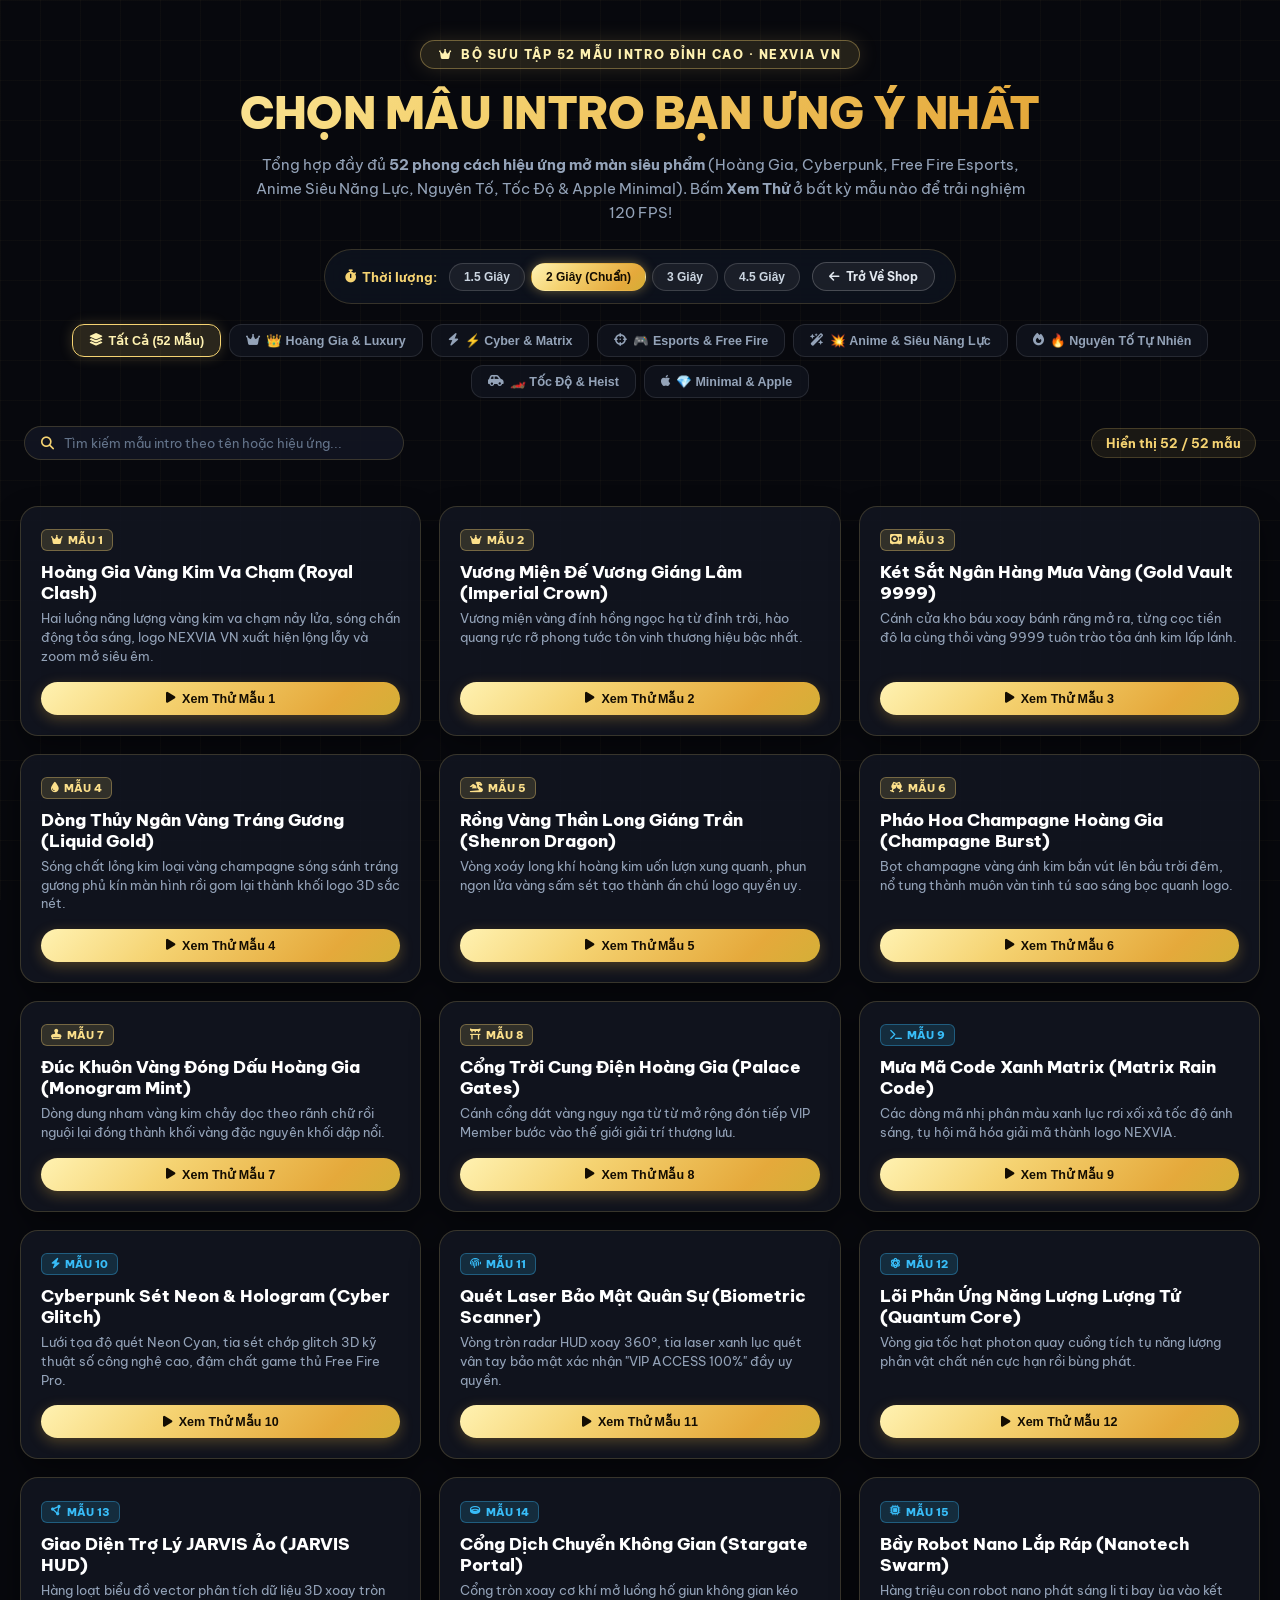
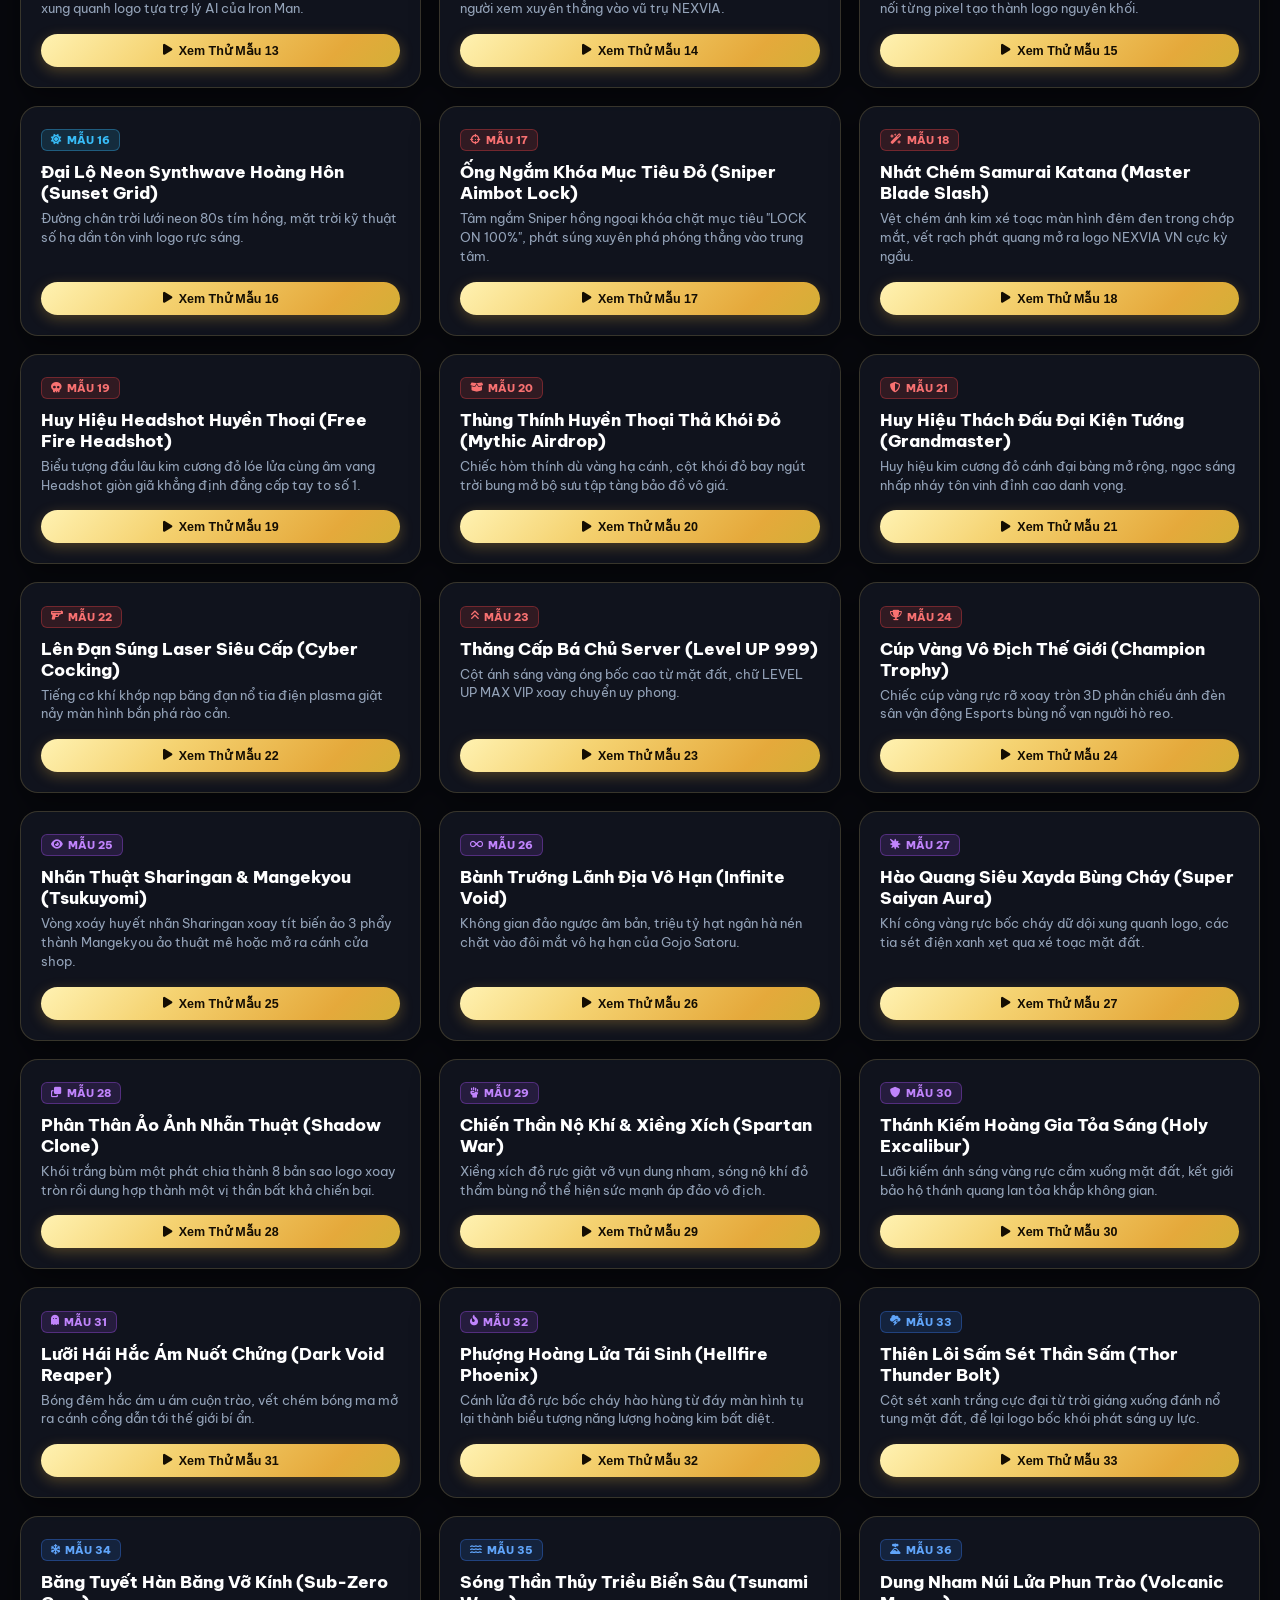
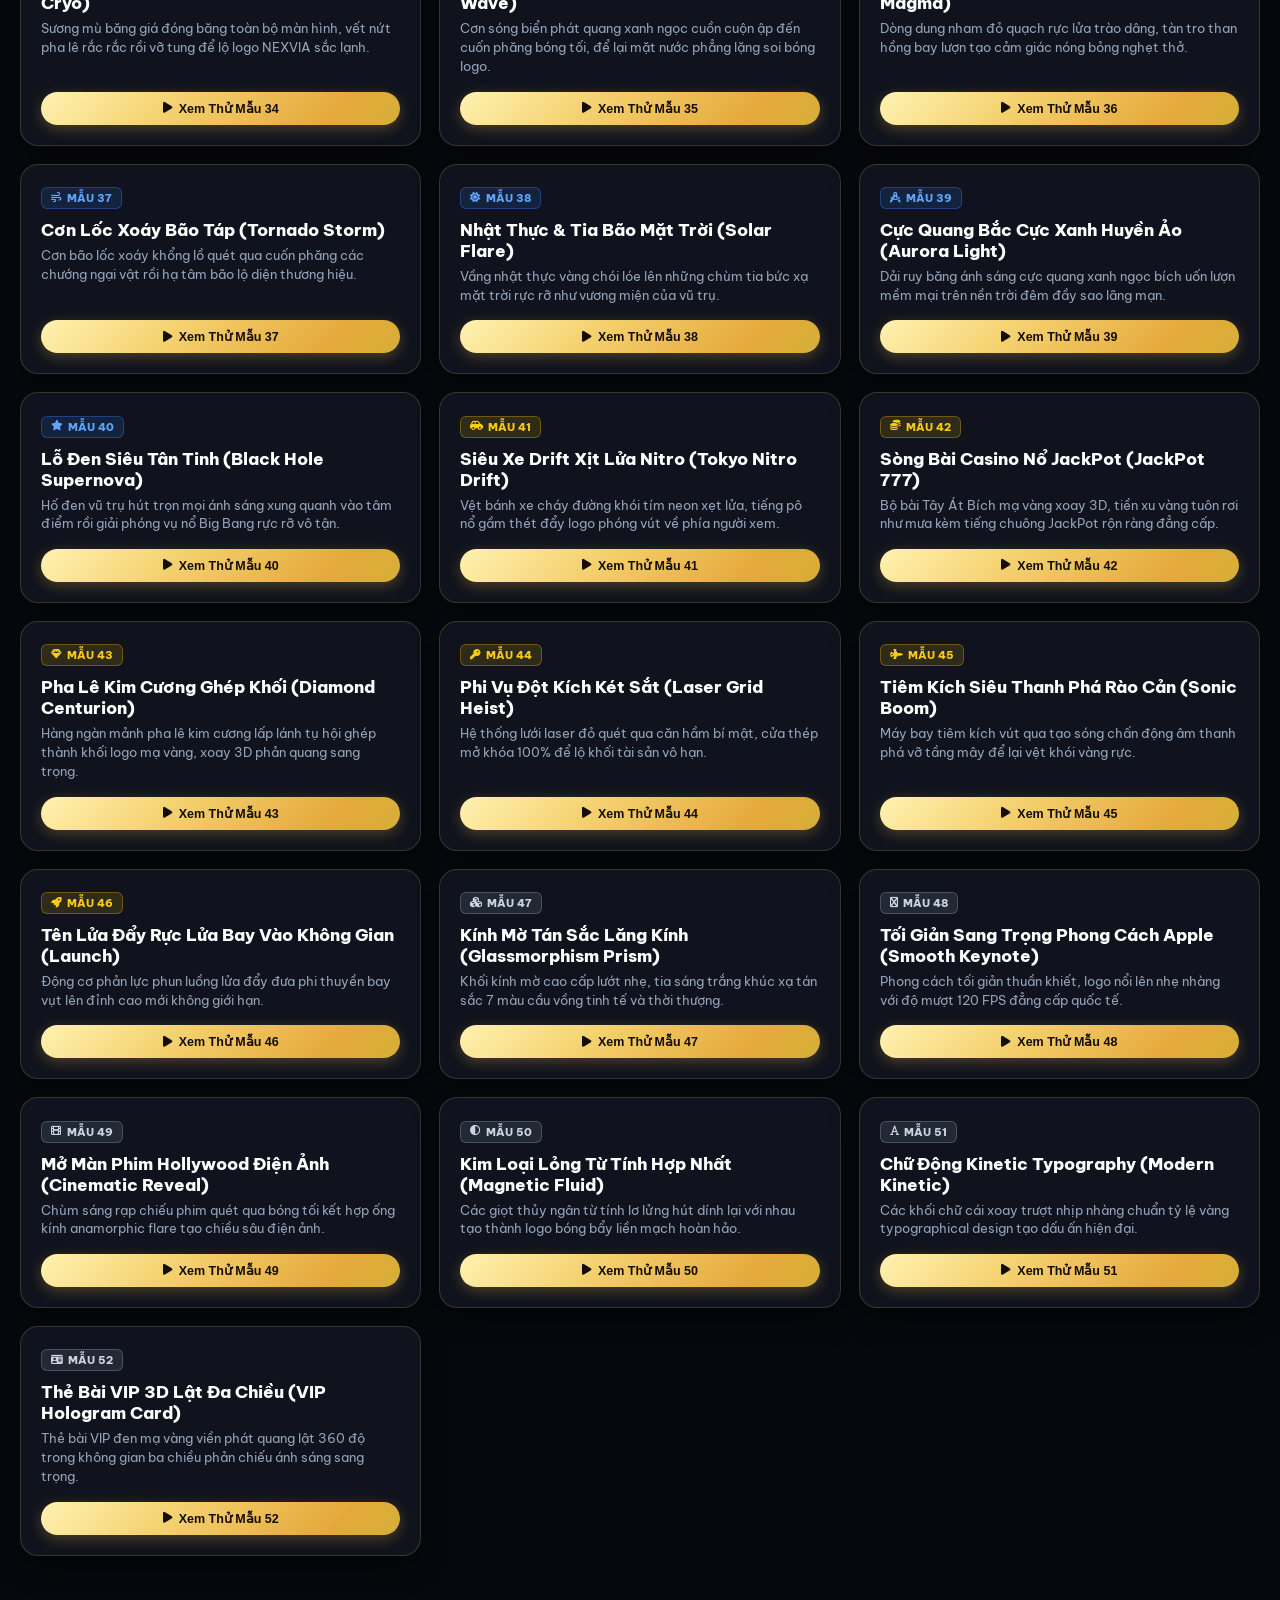
<file: intros.html>
<!DOCTYPE html>
<html lang="vi">
<head>
  <meta charset="UTF-8">
  <meta name="viewport" content="width=device-width, initial-scale=1.0">
  <title>BỘ SƯU TẬP 52 MẪU INTRO ĐỈNH CAO · NEXVIA VN</title>
  <meta name="theme-color" content="#07080d">
  <link rel="preconnect" href="https://fonts.googleapis.com">
  <link rel="preconnect" href="https://fonts.gstatic.com" crossorigin>
  <link href="https://fonts.googleapis.com/css2?family=Be+Vietnam+Pro:wght@400;500;600;700;800;900&family=Space+Grotesk:wght@500;700;900&family=Cinzel:wght@700;900&family=JetBrains+Mono:wght@700;800&display=swap" rel="stylesheet">
  <link rel="stylesheet" href="https://cdnjs.cloudflare.com/ajax/libs/font-awesome/6.5.2/css/all.min.css">
  
  <style>
    :root {
      --bg: #07080d;
      --bg-card: rgba(18, 22, 34, 0.85);
      --gold: #f5d372;
      --gold-light: #fff2b2;
      --gold-dark: #d4af37;
      --gold-grad: linear-gradient(135deg, #fff2b2 0%, #f5d372 35%, #e5a93b 80%, #d4af37 100%);
      --line: rgba(245, 211, 114, 0.18);
      --text: #f8fafc;
      --muted: #94a3b8;
    }

    * { box-sizing: border-box; margin: 0; padding: 0; }
    body {
      background: var(--bg);
      color: var(--text);
      font-family: 'Be Vietnam Pro', sans-serif;
      min-height: 100vh;
      overflow-x: hidden;
      padding-bottom: 90px;
    }

    body::before {
      content: '';
      position: fixed;
      inset: 0;
      background-image: 
        linear-gradient(rgba(245, 211, 114, 0.03) 1px, transparent 1px),
        linear-gradient(90deg, rgba(245, 211, 114, 0.03) 1px, transparent 1px);
      background-size: 40px 40px;
      pointer-events: none;
      z-index: 0;
    }

    .shell {
      max-width: 1360px;
      margin: 0 auto;
      padding: 0 20px;
      position: relative;
      z-index: 1;
    }

    .header {
      text-align: center;
      padding: 40px 0 24px;
    }

    .header-badge {
      display: inline-flex;
      align-items: center;
      gap: 8px;
      background: rgba(245, 211, 114, 0.12);
      border: 1px solid rgba(245, 211, 114, 0.35);
      padding: 6px 18px;
      border-radius: 999px;
      color: var(--gold-light);
      font-size: 11.5px;
      font-weight: 800;
      letter-spacing: 1.5px;
      text-transform: uppercase;
      margin-bottom: 16px;
      box-shadow: 0 0 20px rgba(245, 211, 114, 0.15);
    }

    .header h1 {
      font-size: clamp(26px, 4.5vw, 44px);
      font-weight: 900;
      background: var(--gold-grad);
      -webkit-background-clip: text;
      -webkit-text-fill-color: transparent;
      margin-bottom: 12px;
      letter-spacing: -0.5px;
    }

    .header p {
      color: var(--muted);
      font-size: clamp(13px, 1.8vw, 15px);
      max-width: 780px;
      margin: 0 auto 24px;
      line-height: 1.6;
    }

    /* Controls Bar */
    .controls-bar {
      display: flex;
      flex-wrap: wrap;
      align-items: center;
      justify-content: center;
      gap: 12px;
      background: rgba(15, 20, 32, 0.75);
      border: 1px solid var(--line);
      padding: 12px 20px;
      border-radius: 999px;
      max-width: fit-content;
      margin: 0 auto 20px;
      backdrop-filter: blur(12px);
    }

    .controls-label {
      font-size: 13px;
      font-weight: 700;
      color: var(--gold);
      display: inline-flex;
      align-items: center;
      gap: 6px;
    }

    .duration-btns {
      display: flex;
      gap: 6px;
    }

    .dur-btn {
      background: rgba(255,255,255,0.06);
      border: 1px solid rgba(255,255,255,0.15);
      color: #cbd5e1;
      padding: 6px 14px;
      border-radius: 999px;
      font-size: 12px;
      font-weight: 700;
      cursor: pointer;
      transition: all 0.2s ease;
    }

    .dur-btn:hover {
      background: rgba(245, 211, 114, 0.15);
      border-color: var(--gold);
      color: var(--gold-light);
    }

    .dur-btn.active {
      background: var(--gold-grad);
      color: #140d02;
      border-color: transparent;
      font-weight: 800;
      box-shadow: 0 0 12px rgba(245, 211, 114, 0.4);
    }

    .btn-back-shop {
      display: inline-flex;
      align-items: center;
      gap: 6px;
      background: rgba(255,255,255,0.06);
      border: 1px solid rgba(255,255,255,0.2);
      color: #e2e8f0;
      padding: 6px 16px;
      border-radius: 999px;
      text-decoration: none;
      font-size: 12px;
      font-weight: 700;
      transition: all 0.2s ease;
    }
    .btn-back-shop:hover {
      background: rgba(255,255,255,0.15);
      border-color: #fff;
      color: #fff;
    }

    /* Filter Category Tabs */
    .filter-tabs {
      display: flex;
      flex-wrap: wrap;
      justify-content: center;
      gap: 8px;
      margin-bottom: 28px;
    }

    .tab-btn {
      background: rgba(18, 22, 34, 0.7);
      border: 1px solid rgba(255, 255, 255, 0.1);
      color: #94a3b8;
      padding: 8px 16px;
      border-radius: 12px;
      font-size: 12.5px;
      font-weight: 700;
      cursor: pointer;
      display: inline-flex;
      align-items: center;
      gap: 6px;
      transition: all 0.2s ease;
    }

    .tab-btn:hover {
      border-color: var(--gold);
      color: var(--gold-light);
      background: rgba(245, 211, 114, 0.08);
    }

    .tab-btn.active {
      background: rgba(245, 211, 114, 0.15);
      border-color: var(--gold);
      color: var(--gold-light);
      box-shadow: 0 0 14px rgba(245, 211, 114, 0.2);
    }

    /* Search & Stats Bar */
    .search-stats-bar {
      display: flex;
      flex-wrap: wrap;
      align-items: center;
      justify-content: space-between;
      gap: 12px;
      margin-bottom: 22px;
      padding: 0 4px;
    }

    .search-box {
      display: flex;
      align-items: center;
      gap: 10px;
      background: rgba(18, 22, 34, 0.9);
      border: 1px solid var(--line);
      padding: 8px 16px;
      border-radius: 999px;
      width: 100%;
      max-width: 380px;
    }

    .search-box i { color: var(--gold); font-size: 13px; }
    .search-box input {
      background: transparent;
      border: none;
      outline: none;
      color: #fff;
      font-size: 13px;
      width: 100%;
      font-family: inherit;
    }
    .search-box input::placeholder { color: #64748b; }

    .stats-count {
      font-size: 13px;
      font-weight: 700;
      color: var(--gold);
      background: rgba(245, 211, 114, 0.08);
      padding: 6px 14px;
      border-radius: 999px;
      border: 1px solid rgba(245, 211, 114, 0.2);
    }

    /* Grid Showcase (3 columns on desktop, 2 on tablet, 1 on mobile) */
    .intro-grid {
      display: grid;
      grid-template-columns: repeat(auto-fill, minmax(320px, 1fr));
      gap: 18px;
    }

    .intro-card {
      background: var(--bg-card);
      border: 1px solid var(--line);
      border-radius: 18px;
      padding: 20px;
      display: flex;
      flex-direction: column;
      justify-content: space-between;
      position: relative;
      overflow: hidden;
      box-shadow: 0 10px 28px rgba(0,0,0,0.45);
      transition: transform 0.22s ease, border-color 0.22s ease, box-shadow 0.22s ease;
    }

    .intro-card:hover {
      transform: translateY(-4px);
      border-color: rgba(245, 211, 114, 0.55);
      box-shadow: 0 16px 40px rgba(0,0,0,0.6), 0 0 24px rgba(245, 211, 114, 0.18);
    }

    .intro-card-badge {
      display: inline-flex;
      align-items: center;
      gap: 5px;
      font-size: 10.5px;
      font-weight: 800;
      text-transform: uppercase;
      padding: 3px 9px;
      border-radius: 6px;
      margin-bottom: 10px;
      width: fit-content;
    }

    .badge-royal { background: rgba(245, 211, 114, 0.15); color: #fce08b; border: 1px solid rgba(245, 211, 114, 0.35); }
    .badge-cyber { background: rgba(56, 189, 248, 0.15); color: #38bdf8; border: 1px solid rgba(56, 189, 248, 0.35); }
    .badge-esports { background: rgba(239, 68, 68, 0.15); color: #f87171; border: 1px solid rgba(239, 68, 68, 0.35); }
    .badge-element { background: rgba(59, 130, 246, 0.15); color: #60a5fa; border: 1px solid rgba(59, 130, 246, 0.35); }
    .badge-anime { background: rgba(168, 85, 247, 0.15); color: #c084fc; border: 1px solid rgba(168, 85, 247, 0.35); }
    .badge-speed { background: rgba(234, 179, 8, 0.15); color: #facc15; border: 1px solid rgba(234, 179, 8, 0.35); }
    .badge-minimal { background: rgba(148, 163, 184, 0.15); color: #cbd5e1; border: 1px solid rgba(148, 163, 184, 0.35); }

    .intro-card h3 {
      font-size: 16.5px;
      font-weight: 800;
      color: #ffffff;
      margin-bottom: 6px;
      display: flex;
      align-items: center;
      gap: 7px;
    }

    .intro-card p {
      color: var(--muted);
      font-size: 12.5px;
      line-height: 1.5;
      margin-bottom: 16px;
    }

    .btn-play-intro {
      background: var(--gold-grad);
      color: #140d02;
      border: none;
      padding: 9px 16px;
      border-radius: 999px;
      font-weight: 800;
      font-size: 12.5px;
      cursor: pointer;
      display: flex;
      align-items: center;
      justify-content: center;
      gap: 7px;
      box-shadow: 0 4px 14px rgba(229, 169, 59, 0.3);
      transition: all 0.2s ease;
      width: 100%;
    }

    .btn-play-intro:hover {
      transform: translateY(-2px);
      box-shadow: 0 6px 20px rgba(229, 169, 59, 0.5);
      background: linear-gradient(135deg, #ffffff 0%, #fff0b8 40%, #f6d365 100%);
    }

    /* ═══════════════════════════════════════════════════════════════
       STAGE TEST FULLSCREEN
       ═══════════════════════════════════════════════════════════════ */
    #introStage {
      position: fixed;
      inset: 0;
      z-index: 999999999;
      background: #000000;
      display: none;
      align-items: center;
      justify-content: center;
      overflow: hidden;
      user-select: none;
    }

    .stage-close-btn {
      position: absolute;
      top: 24px;
      right: 24px;
      z-index: 10000;
      background: rgba(255,255,255,0.12);
      border: 1px solid rgba(255,255,255,0.3);
      color: #ffffff;
      padding: 8px 18px;
      border-radius: 999px;
      font-size: 12px;
      font-weight: 800;
      cursor: pointer;
      display: flex;
      align-items: center;
      gap: 6px;
      backdrop-filter: blur(10px);
      transition: all 0.2s ease;
    }
    .stage-close-btn:hover {
      background: #ef4444;
      border-color: #ef4444;
    }

    .stage-logo {
      width: 92px;
      height: 92px;
      border-radius: 22px;
      object-fit: cover;
      display: block;
    }

    .stage-title {
      font-family: 'Be Vietnam Pro', sans-serif;
      font-size: clamp(22px, 5.5vw, 36px);
      font-weight: 900;
      letter-spacing: 1.5px;
      color: #ffffff;
      text-align: center;
    }

    .stage-sub {
      font-size: 11.5px;
      font-weight: 700;
      letter-spacing: 2px;
      text-transform: uppercase;
      text-align: center;
    }

    /* FX Base & Keyframes */
    .fx-base-content {
      display: flex;
      flex-direction: column;
      align-items: center;
      gap: 12px;
      z-index: 10;
      animation: fxDefaultZoom var(--dur) cubic-bezier(0.25, 1, 0.35, 1) forwards;
    }
    .fx-base-box {
      border: 2px solid var(--gold);
      border-radius: 26px;
      padding: 4px;
      background: #11141f;
      box-shadow: 0 0 35px rgba(245, 211, 114, 0.7);
    }

    @keyframes fxDefaultZoom {
      0% { opacity: 0; transform: scale(0.4); }
      18% { opacity: 1; transform: scale(1.06); }
      30% { opacity: 1; transform: scale(1); }
      75% { opacity: 1; transform: scale(1); }
      100% { opacity: 0; transform: scale(16); }
    }

    /* Effect Keyframe Highlights */
    .fx-royal-beam-l {
      position: absolute; top: 0; left: 0; width: 60%; height: 100%;
      background: linear-gradient(135deg, rgba(255,255,255,0.9), var(--gold), transparent);
      clip-path: polygon(0 0, 100% 50%, 0 100%);
      opacity: 0; animation: fxBeamIn calc(var(--dur) * 0.45) ease forwards;
    }
    .fx-royal-beam-r {
      position: absolute; top: 0; right: 0; width: 60%; height: 100%;
      background: linear-gradient(-135deg, rgba(255,255,255,0.9), #e5a93b, transparent);
      clip-path: polygon(100% 0, 0 50%, 100% 100%);
      opacity: 0; animation: fxBeamIn calc(var(--dur) * 0.45) ease forwards;
    }
    .fx-royal-wave {
      position: absolute; width: 200px; height: 200px; border-radius: 50%; border: 3px solid var(--gold); opacity: 0;
      animation: fxWave calc(var(--dur) * 0.65) ease-out calc(var(--dur) * 0.15) forwards;
    }
    @keyframes fxBeamIn { 0% { opacity: 0; transform: translateX(-50%); } 50% { opacity: 0.9; } 100% { opacity: 0; transform: translateX(0); } }
    @keyframes fxWave { 0% { opacity: 1; transform: scale(0.2); } 100% { opacity: 0; transform: scale(8); } }

    /* Matrix Rain */
    .fx-matrix-canvas {
      position: absolute; inset: 0; width: 100%; height: 100%; pointer-events: none; opacity: 0.85;
    }

    /* Laser Scanner */
    .fx-laser-ring-el {
      position: absolute; width: 240px; height: 240px; border: 2px dashed #34d399; border-radius: 50%;
      animation: fxSpin 3s linear infinite;
    }
    .fx-laser-bar-el {
      position: absolute; width: 280px; height: 2px; background: #34d399; box-shadow: 0 0 20px #34d399;
      animation: fxScan calc(var(--dur) * 0.6) ease-in-out infinite alternate;
    }
    @keyframes fxSpin { 100% { transform: rotate(360deg); } }
    @keyframes fxScan { 0% { transform: translateY(-80px); } 100% { transform: translateY(80px); } }

    /* Katana Slash */
    .fx-katana-line-el {
      position: absolute; top: 50%; left: -20%; width: 140%; height: 4px;
      background: #ffffff; box-shadow: 0 0 30px #f5d372, 0 0 50px #e5a93b;
      transform: rotate(-25deg); opacity: 0;
      animation: fxSlash calc(var(--dur) * 0.35) ease forwards;
    }
    @keyframes fxSlash { 0% { opacity: 0; transform: rotate(-25deg) scaleX(0); } 50% { opacity: 1; transform: rotate(-25deg) scaleX(1); } 100% { opacity: 0; } }

    /* Sniper Crosshair */
    .fx-sniper-crosshair {
      position: absolute; width: 260px; height: 260px;
      border: 2px solid #ef4444; border-radius: 50%;
      box-shadow: 0 0 25px rgba(239, 68, 68, 0.8);
      display: flex; align-items: center; justify-content: center;
      animation: fxSniperLock 0.7s cubic-bezier(0.16, 1, 0.3, 1) forwards;
    }
    .fx-sniper-crosshair::before { content: ''; position: absolute; width: 100%; height: 1px; background: #ef4444; }
    .fx-sniper-crosshair::after { content: ''; position: absolute; height: 100%; width: 1px; background: #ef4444; }
    @keyframes fxSniperLock { 0% { transform: scale(2.5) rotate(90deg); opacity: 0; } 100% { transform: scale(1) rotate(0deg); opacity: 1; } }

    /* Dragon */
    .fx-dragon-ring {
      position: absolute; width: 320px; height: 320px; border-radius: 50%;
      border: 3px solid #facc15; box-shadow: 0 0 50px #eab308, inset 0 0 30px #facc15;
      animation: fxDragonBreath 2s ease-in-out infinite alternate;
    }
    @keyframes fxDragonBreath { 0% { transform: scale(0.9); opacity: 0.6; } 100% { transform: scale(1.15); opacity: 1; filter: drop-shadow(0 0 25px #facc15); } }

    /* Thor Bolt */
    .fx-thor-bolt {
      position: absolute; top: 0; left: 50%; width: 6px; height: 100%;
      background: #ffffff; box-shadow: 0 0 40px #60a5fa, 0 0 80px #93c5fd;
      transform: translateX(-50%);
      animation: fxThorStrike 0.4s ease forwards;
    }
    @keyframes fxThorStrike { 0% { opacity: 0; transform: translateX(-50%) scaleY(0); } 50% { opacity: 1; transform: translateX(-50%) scaleY(1); } 100% { opacity: 0; } }

    /* Sharingan */
    .fx-sharingan-eye {
      position: absolute; width: 280px; height: 280px; border-radius: 50%;
      background: radial-gradient(circle, #b91c1c 0%, #7f1d1d 60%, #000 100%);
      border: 4px solid #ef4444; box-shadow: 0 0 60px #dc2626;
      animation: fxSpinEye 3s cubic-bezier(0.68, -0.55, 0.27, 1.55) infinite;
    }
    @keyframes fxSpinEye { 0% { transform: rotate(0deg) scale(0.8); } 50% { transform: rotate(720deg) scale(1.1); } 100% { transform: rotate(1080deg) scale(0.8); } }

    /* Super Saiyan Aura */
    .fx-saiyan-aura {
      position: absolute; width: 340px; height: 340px; border-radius: 50%;
      background: radial-gradient(circle, rgba(250, 204, 21, 0.4) 0%, rgba(234, 179, 8, 0.15) 50%, transparent 80%);
      box-shadow: 0 0 80px #eab308;
      animation: fxSaiyanPulse 0.4s ease-in-out infinite alternate;
    }
    @keyframes fxSaiyanPulse { 0% { transform: scale(0.95); opacity: 0.7; } 100% { transform: scale(1.1); opacity: 1; } }

    /* Domain Expansion */
    .fx-domain-space {
      position: absolute; inset: 0;
      background: radial-gradient(circle, #020617 0%, #0f172a 40%, #000 100%);
      animation: fxDomainExpand calc(var(--dur) * 0.7) ease forwards;
    }
    @keyframes fxDomainExpand { 0% { filter: invert(1); transform: scale(0.1); } 50% { filter: invert(0); transform: scale(1); } 100% { filter: blur(0); } }

  </style>
</head>
<body>

  <div class="shell">
    <header class="header">
      <div class="header-badge"><i class="fa-solid fa-crown"></i> BỘ SƯU TẬP 52 MẪU INTRO ĐỈNH CAO · NEXVIA VN</div>
      <h1>CHỌN MẪU INTRO BẠN ƯNG Ý NHẤT</h1>
      <p>Tổng hợp đầy đủ <b>52 phong cách hiệu ứng mở màn siêu phẩm</b> (Hoàng Gia, Cyberpunk, Free Fire Esports, Anime Siêu Năng Lực, Nguyên Tố, Tốc Độ & Apple Minimal). Bấm <b>Xem Thử</b> ở bất kỳ mẫu nào để trải nghiệm 120 FPS!</p>

      <div class="controls-bar">
        <span class="controls-label"><i class="fa-solid fa-stopwatch"></i> Thời lượng:</span>
        <div class="duration-btns">
          <button type="button" class="dur-btn" onclick="setDuration(1.5, this)">1.5 Giây</button>
          <button type="button" class="dur-btn active" onclick="setDuration(2, this)">2 Giây (Chuẩn)</button>
          <button type="button" class="dur-btn" onclick="setDuration(3, this)">3 Giây</button>
          <button type="button" class="dur-btn" onclick="setDuration(4.5, this)">4.5 Giây</button>
        </div>
        <a href="index.html" class="btn-back-shop"><i class="fa-solid fa-arrow-left"></i> Trở Về Shop</a>
      </div>

      <!-- Filter Category Tabs -->
      <div class="filter-tabs">
        <button type="button" class="tab-btn active" onclick="filterCategory('all', this)"><i class="fa-solid fa-layer-group"></i> Tất Cả (52 Mẫu)</button>
        <button type="button" class="tab-btn" onclick="filterCategory('royal', this)"><i class="fa-solid fa-crown"></i> 👑 Hoàng Gia & Luxury</button>
        <button type="button" class="tab-btn" onclick="filterCategory('cyber', this)"><i class="fa-solid fa-bolt"></i> ⚡ Cyber & Matrix</button>
        <button type="button" class="tab-btn" onclick="filterCategory('esports', this)"><i class="fa-solid fa-crosshairs"></i> 🎮 Esports & Free Fire</button>
        <button type="button" class="tab-btn" onclick="filterCategory('anime', this)"><i class="fa-solid fa-wand-magic-sparkles"></i> 💥 Anime & Siêu Năng Lực</button>
        <button type="button" class="tab-btn" onclick="filterCategory('element', this)"><i class="fa-solid fa-fire"></i> 🔥 Nguyên Tố Tự Nhiên</button>
        <button type="button" class="tab-btn" onclick="filterCategory('speed', this)"><i class="fa-solid fa-car-side"></i> 🏎️ Tốc Độ & Heist</button>
        <button type="button" class="tab-btn" onclick="filterCategory('minimal', this)"><i class="fa-brands fa-apple"></i> 💎 Minimal & Apple</button>
      </div>

      <!-- Search & Stats Bar -->
      <div class="search-stats-bar">
        <div class="search-box">
          <i class="fa-solid fa-magnifying-glass"></i>
          <input type="text" id="introSearch" placeholder="Tìm kiếm mẫu intro theo tên hoặc hiệu ứng..." oninput="handleSearch()">
        </div>
        <div class="stats-count" id="statsCount">Hiển thị 52 / 52 mẫu</div>
      </div>
    </header>

    <!-- Intro Cards Grid -->
    <div class="intro-grid" id="introGrid">
      <!-- Injected by JavaScript -->
    </div>
  </div>

  <!-- Stage Overlay (Full Screen Preview) -->
  <div id="introStage" onclick="closeStage()">
    <button type="button" class="stage-close-btn" onclick="closeStage(event)">
      <i class="fa-solid fa-xmark"></i> Thoát Xem Thử
    </button>
    <div id="stageContainer"></div>
  </div>

  <script>
    var currentDuration = 2; // default 2s
    var currentCategory = 'all';
    var logoSrc = 'assets/uploads/logos/aizen-logo.png';
    var closeTimeout = null;

    // 52 INTRO DATA DEFINITION
    var introsData = [
      // 👑 Group 1: Hoàng Gia & Ultra Luxury (1-8)
      {
        id: 1, type: 'royal_clash', cat: 'royal', badgeClass: 'badge-royal', icon: 'fa-crown',
        title: 'Hoàng Gia Vàng Kim Va Chạm (Royal Clash)',
        desc: 'Hai luồng năng lượng vàng kim va chạm nảy lửa, sóng chấn động tỏa sáng, logo NEXVIA VN xuất hiện lộng lẫy và zoom mở siêu êm.'
      },
      {
        id: 2, type: 'crown_sovereign', cat: 'royal', badgeClass: 'badge-royal', icon: 'fa-crown',
        title: 'Vương Miện Đế Vương Giáng Lâm (Imperial Crown)',
        desc: 'Vương miện vàng đính hồng ngọc hạ từ đỉnh trời, hào quang rực rỡ phong tước tôn vinh thương hiệu bậc nhất.'
      },
      {
        id: 3, type: 'gold_vault', cat: 'royal', badgeClass: 'badge-royal', icon: 'fa-vault',
        title: 'Két Sắt Ngân Hàng Mưa Vàng (Gold Vault 9999)',
        desc: 'Cánh cửa kho báu xoay bánh răng mở ra, từng cọc tiền đô la cùng thỏi vàng 9999 tuôn trào tỏa ánh kim lấp lánh.'
      },
      {
        id: 4, type: 'liquid_gold', cat: 'royal', badgeClass: 'badge-royal', icon: 'fa-droplet',
        title: 'Dòng Thủy Ngân Vàng Tráng Gương (Liquid Gold)',
        desc: 'Sóng chất lỏng kim loại vàng champagne sóng sánh tráng gương phủ kín màn hình rồi gom lại thành khối logo 3D sắc nét.'
      },
      {
        id: 5, type: 'golden_dragon', cat: 'royal', badgeClass: 'badge-royal', icon: 'fa-dragon',
        title: 'Rồng Vàng Thần Long Giáng Trần (Shenron Dragon)',
        desc: 'Vòng xoáy long khí hoàng kim uốn lượn xung quanh, phun ngọn lửa vàng sấm sét tạo thành ấn chú logo quyền uy.'
      },
      {
        id: 6, type: 'champagne_burst', cat: 'royal', badgeClass: 'badge-royal', icon: 'fa-champagne-glasses',
        title: 'Pháo Hoa Champagne Hoàng Gia (Champagne Burst)',
        desc: 'Bọt champagne vàng ánh kim bắn vút lên bầu trời đêm, nổ tung thành muôn vàn tinh tú sao sáng bọc quanh logo.'
      },
      {
        id: 7, type: 'gold_monogram', cat: 'royal', badgeClass: 'badge-royal', icon: 'fa-stamp',
        title: 'Đúc Khuôn Vàng Đóng Dấu Hoàng Gia (Monogram Mint)',
        desc: 'Dòng dung nham vàng kim chảy dọc theo rãnh chữ rồi nguội lại đóng thành khối vàng đặc nguyên khối dập nổi.'
      },
      {
        id: 8, type: 'palace_gates', cat: 'royal', badgeClass: 'badge-royal', icon: 'fa-torii-gate',
        title: 'Cổng Trời Cung Điện Hoàng Gia (Palace Gates)',
        desc: 'Cánh cổng dát vàng nguy nga từ từ mở rộng đón tiếp VIP Member bước vào thế giới giải trí thượng lưu.'
      },

      // ⚡ Group 2: Cyberpunk & Matrix (9-16)
      {
        id: 9, type: 'matrix_rain', cat: 'cyber', badgeClass: 'badge-cyber', icon: 'fa-terminal',
        title: 'Mưa Mã Code Xanh Matrix (Matrix Rain Code)',
        desc: 'Các dòng mã nhị phân màu xanh lục rơi xối xả tốc độ ánh sáng, tụ hội mã hóa giải mã thành logo NEXVIA.'
      },
      {
        id: 10, type: 'cyber_glitch', cat: 'cyber', badgeClass: 'badge-cyber', icon: 'fa-bolt',
        title: 'Cyberpunk Sét Neon & Hologram (Cyber Glitch)',
        desc: 'Lưới tọa độ quét Neon Cyan, tia sét chớp glitch 3D kỹ thuật số công nghệ cao, đậm chất game thủ Free Fire Pro.'
      },
      {
        id: 11, type: 'laser_scan', cat: 'cyber', badgeClass: 'badge-cyber', icon: 'fa-fingerprint',
        title: 'Quét Laser Bảo Mật Quân Sự (Biometric Scanner)',
        desc: 'Vòng tròn radar HUD xoay 360°, tia laser xanh lục quét vân tay bảo mật xác nhận "VIP ACCESS 100%" đầy uy quyền.'
      },
      {
        id: 12, type: 'quantum_core', cat: 'cyber', badgeClass: 'badge-cyber', icon: 'fa-atom',
        title: 'Lõi Phản Ứng Năng Lượng Lượng Tử (Quantum Core)',
        desc: 'Vòng gia tốc hạt photon quay cuồng tích tụ năng lượng phản vật chất nén cực hạn rồi bùng phát.'
      },
      {
        id: 13, type: 'jarvis_hud', cat: 'cyber', badgeClass: 'badge-cyber', icon: 'fa-circle-nodes',
        title: 'Giao Diện Trợ Lý JARVIS Ảo (JARVIS HUD)',
        desc: 'Hàng loạt biểu đồ vector phân tích dữ liệu 3D xoay tròn xung quanh logo tựa trợ lý AI của Iron Man.'
      },
      {
        id: 14, type: 'stargate_portal', cat: 'cyber', badgeClass: 'badge-cyber', icon: 'fa-ring',
        title: 'Cổng Dịch Chuyển Không Gian (Stargate Portal)',
        desc: 'Cổng tròn xoay cơ khí mở luồng hố giun không gian kéo người xem xuyên thẳng vào vũ trụ NEXVIA.'
      },
      {
        id: 15, type: 'nanotech_swarm', cat: 'cyber', badgeClass: 'badge-cyber', icon: 'fa-microchip',
        title: 'Bầy Robot Nano Lắp Ráp (Nanotech Swarm)',
        desc: 'Hàng triệu con robot nano phát sáng li ti bay ùa vào kết nối từng pixel tạo thành logo nguyên khối.'
      },
      {
        id: 16, type: 'synthwave_neon', cat: 'cyber', badgeClass: 'badge-cyber', icon: 'fa-sun',
        title: 'Đại Lộ Neon Synthwave Hoàng Hôn (Sunset Grid)',
        desc: 'Đường chân trời lưới neon 80s tím hồng, mặt trời kỹ thuật số hạ dần tôn vinh logo rực sáng.'
      },

      // 🎮 Group 3: Free Fire, Gaming & Esports (17-24)
      {
        id: 17, type: 'sniper_lock', cat: 'esports', badgeClass: 'badge-esports', icon: 'fa-crosshairs',
        title: 'Ống Ngắm Khóa Mục Tiêu Đỏ (Sniper Aimbot Lock)',
        desc: 'Tâm ngắm Sniper hồng ngoại khóa chặt mục tiêu "LOCK ON 100%", phát súng xuyên phá phóng thẳng vào trung tâm.'
      },
      {
        id: 18, type: 'katana_slash', cat: 'esports', badgeClass: 'badge-esports', icon: 'fa-wand-magic-sparkles',
        title: 'Nhát Chém Samurai Katana (Master Blade Slash)',
        desc: 'Vệt chém ánh kim xé toạc màn hình đêm đen trong chớp mắt, vết rạch phát quang mở ra logo NEXVIA VN cực kỳ ngầu.'
      },
      {
        id: 19, type: 'headshot_badge', cat: 'esports', badgeClass: 'badge-esports', icon: 'fa-skull',
        title: 'Huy Hiệu Headshot Huyền Thoại (Free Fire Headshot)',
        desc: 'Biểu tượng đầu lâu kim cương đỏ lóe lửa cùng âm vang Headshot giòn giã khẳng định đẳng cấp tay to số 1.'
      },
      {
        id: 20, type: 'airdrop_mythic', cat: 'esports', badgeClass: 'badge-esports', icon: 'fa-box-open',
        title: 'Thùng Thính Huyền Thoại Thả Khói Đỏ (Mythic Airdrop)',
        desc: 'Chiếc hòm thính dù vàng hạ cánh, cột khói đỏ bay ngút trời bung mở bộ sưu tập tàng bảo đồ vô giá.'
      },
      {
        id: 21, type: 'grandmaster_rank', cat: 'esports', badgeClass: 'badge-esports', icon: 'fa-shield-halved',
        title: 'Huy Hiệu Thách Đấu Đại Kiện Tướng (Grandmaster)',
        desc: 'Huy hiệu kim cương đỏ cánh đại bàng mở rộng, ngọc sáng nhấp nháy tôn vinh đỉnh cao danh vọng.'
      },
      {
        id: 22, type: 'gun_reload', cat: 'esports', badgeClass: 'badge-esports', icon: 'fa-gun',
        title: 'Lên Đạn Súng Laser Siêu Cấp (Cyber Cocking)',
        desc: 'Tiếng cơ khí khớp nạp băng đạn nổ tia điện plasma giật nảy màn hình bắn phá rào cản.'
      },
      {
        id: 23, type: 'level_up_max', cat: 'esports', badgeClass: 'badge-esports', icon: 'fa-angles-up',
        title: 'Thăng Cấp Bá Chủ Server (Level UP 999)',
        desc: 'Cột ánh sáng vàng óng bốc cao từ mặt đất, chữ LEVEL UP MAX VIP xoay chuyển uy phong.'
      },
      {
        id: 24, type: 'esports_trophy', cat: 'esports', badgeClass: 'badge-esports', icon: 'fa-trophy',
        title: 'Cúp Vàng Vô Địch Thế Giới (Champion Trophy)',
        desc: 'Chiếc cúp vàng rực rỡ xoay tròn 3D phản chiếu ánh đèn sân vận động Esports bùng nổ vạn người hò reo.'
      },

      // 💥 Group 4: Anime, Mythic & Siêu Năng Lực (25-32)
      {
        id: 25, type: 'sharingan_eye', cat: 'anime', badgeClass: 'badge-anime', icon: 'fa-eye',
        title: 'Nhãn Thuật Sharingan & Mangekyou (Tsukuyomi)',
        desc: 'Vòng xoáy huyết nhãn Sharingan xoay tít biến ảo 3 phẩy thành Mangekyou ảo thuật mê hoặc mở ra cánh cửa shop.'
      },
      {
        id: 26, type: 'domain_expansion', cat: 'anime', badgeClass: 'badge-anime', icon: 'fa-infinity',
        title: 'Bành Trướng Lãnh Địa Vô Hạn (Infinite Void)',
        desc: 'Không gian đảo ngược âm bản, triệu tỷ hạt ngân hà nén chặt vào đôi mắt vô hạ hạn của Gojo Satoru.'
      },
      {
        id: 27, type: 'super_saiyan', cat: 'anime', badgeClass: 'badge-anime', icon: 'fa-burst',
        title: 'Hào Quang Siêu Xayda Bùng Cháy (Super Saiyan Aura)',
        desc: 'Khí công vàng rực bốc cháy dữ dội xung quanh logo, các tia sét điện xanh xẹt qua xé toạc mặt đất.'
      },
      {
        id: 28, type: 'shadow_clone', cat: 'anime', badgeClass: 'badge-anime', icon: 'fa-clone',
        title: 'Phân Thân Ảo Ảnh Nhẫn Thuật (Shadow Clone)',
        desc: 'Khói trắng bùm một phát chia thành 8 bản sao logo xoay tròn rồi dung hợp thành một vị thần bất khả chiến bại.'
      },
      {
        id: 29, type: 'god_of_war', cat: 'anime', badgeClass: 'badge-anime', icon: 'fa-hand-fist',
        title: 'Chiến Thần Nộ Khí & Xiềng Xích (Spartan War)',
        desc: 'Xiềng xích đỏ rực giật vỡ vụn dung nham, sóng nộ khí đỏ thẩm bùng nổ thể hiện sức mạnh áp đảo vô địch.'
      },
      {
        id: 30, type: 'excalibur_sword', cat: 'anime', badgeClass: 'badge-anime', icon: 'fa-shield',
        title: 'Thánh Kiếm Hoàng Gia Tỏa Sáng (Holy Excalibur)',
        desc: 'Lưỡi kiếm ánh sáng vàng rực cắm xuống mặt đất, kết giới bảo hộ thánh quang lan tỏa khắp không gian.'
      },
      {
        id: 31, type: 'void_reaper', cat: 'anime', badgeClass: 'badge-anime', icon: 'fa-ghost',
        title: 'Lưỡi Hái Hắc Ám Nuốt Chửng (Dark Void Reaper)',
        desc: 'Bóng đêm hắc ám u ám cuộn trào, vết chém bóng ma mở ra cánh cổng dẫn tới thế giới bí ẩn.'
      },
      {
        id: 32, type: 'phoenix_fire', cat: 'anime', badgeClass: 'badge-anime', icon: 'fa-fire-flame-curved',
        title: 'Phượng Hoàng Lửa Tái Sinh (Hellfire Phoenix)',
        desc: 'Cánh lửa đỏ rực bốc cháy hào hùng từ đáy màn hình tụ lại thành biểu tượng năng lượng hoàng kim bất diệt.'
      },

      // 🔥 Group 5: Nguyên Tố & Tự Nhiên (33-40)
      {
        id: 33, type: 'thor_thunder', cat: 'element', badgeClass: 'badge-element', icon: 'fa-cloud-bolt',
        title: 'Thiên Lôi Sấm Sét Thần Sấm (Thor Thunder Bolt)',
        desc: 'Cột sét xanh trắng cực đại từ trời giáng xuống đánh nổ tung mặt đất, để lại logo bốc khói phát sáng uy lực.'
      },
      {
        id: 34, type: 'ice_freeze', cat: 'element', badgeClass: 'badge-element', icon: 'fa-snowflake',
        title: 'Băng Tuyết Hàn Băng Vỡ Kính (Sub-Zero Cryo)',
        desc: 'Sương mù băng giá đóng băng toàn bộ màn hình, vết nứt pha lê rắc rắc rồi vỡ tung để lộ logo NEXVIA sắc lạnh.'
      },
      {
        id: 35, type: 'tsunami_surge', cat: 'element', badgeClass: 'badge-element', icon: 'fa-water',
        title: 'Sóng Thần Thủy Triều Biển Sâu (Tsunami Wave)',
        desc: 'Cơn sóng biển phát quang xanh ngọc cuồn cuộn ập đến cuốn phăng bóng tối, để lại mặt nước phẳng lặng soi bóng logo.'
      },
      {
        id: 36, type: 'volcano_magma', cat: 'element', badgeClass: 'badge-element', icon: 'fa-volcano',
        title: 'Dung Nham Núi Lửa Phun Trào (Volcanic Magma)',
        desc: 'Dòng dung nham đỏ quạch rực lửa trào dâng, tàn tro than hồng bay lượn tạo cảm giác nóng bỏng nghẹt thở.'
      },
      {
        id: 37, type: 'tornado_vortex', cat: 'element', badgeClass: 'badge-element', icon: 'fa-wind',
        title: 'Cơn Lốc Xoáy Bão Táp (Tornado Storm)',
        desc: 'Cơn bão lốc xoáy khổng lồ quét qua cuốn phăng các chướng ngại vật rồi hạ tâm bão lộ diện thương hiệu.'
      },
      {
        id: 38, type: 'solar_flare', cat: 'element', badgeClass: 'badge-element', icon: 'fa-sun',
        title: 'Nhật Thực & Tia Bão Mặt Trời (Solar Flare)',
        desc: 'Vầng nhật thực vàng chói lóe lên những chùm tia bức xạ mặt trời rực rỡ như vương miện của vũ trụ.'
      },
      {
        id: 39, type: 'aurora_borealis', cat: 'element', badgeClass: 'badge-element', icon: 'fa-compass-drafting',
        title: 'Cực Quang Bắc Cực Xanh Huyền Ảo (Aurora Light)',
        desc: 'Dải ruy băng ánh sáng cực quang xanh ngọc bích uốn lượn mềm mại trên nền trời đêm đầy sao lãng mạn.'
      },
      {
        id: 40, type: 'blackhole_nova', cat: 'element', badgeClass: 'badge-element', icon: 'fa-star',
        title: 'Lỗ Đen Siêu Tân Tinh (Black Hole Supernova)',
        desc: 'Hố đen vũ trụ hút trọn mọi ánh sáng xung quanh vào tâm điểm rồi giải phóng vụ nổ Big Bang rực rỡ vô tận.'
      },

      // 🏎️ Group 6: Tốc Độ, Heist & Casino (41-46)
      {
        id: 41, type: 'tokyo_drift', cat: 'speed', badgeClass: 'badge-speed', icon: 'fa-car-side',
        title: 'Siêu Xe Drift Xịt Lửa Nitro (Tokyo Nitro Drift)',
        desc: 'Vệt bánh xe cháy đường khói tím neon xẹt lửa, tiếng pô nổ gầm thét đẩy logo phóng vút về phía người xem.'
      },
      {
        id: 42, type: 'casino_jackpot', cat: 'speed', badgeClass: 'badge-speed', icon: 'fa-coins',
        title: 'Sòng Bài Casino Nổ JackPot (JackPot 777)',
        desc: 'Bộ bài Tây Át Bích mạ vàng xoay 3D, tiền xu vàng tuôn rơi như mưa kèm tiếng chuông JackPot rộn ràng đẳng cấp.'
      },
      {
        id: 43, type: 'diamond_shards', cat: 'speed', badgeClass: 'badge-speed', icon: 'fa-gem',
        title: 'Pha Lê Kim Cương Ghép Khối (Diamond Centurion)',
        desc: 'Hàng ngàn mảnh pha lê kim cương lấp lánh tụ hội ghép thành khối logo mạ vàng, xoay 3D phản quang sang trọng.'
      },
      {
        id: 44, type: 'bank_heist', cat: 'speed', badgeClass: 'badge-speed', icon: 'fa-key',
        title: 'Phi Vụ Đột Kích Két Sắt (Laser Grid Heist)',
        desc: 'Hệ thống lưới laser đỏ quét qua căn hầm bí mật, cửa thép mở khóa 100% để lộ khối tài sản vô hạn.'
      },
      {
        id: 45, type: 'jet_sonic', cat: 'speed', badgeClass: 'badge-speed', icon: 'fa-jet-fighter',
        title: 'Tiêm Kích Siêu Thanh Phá Rào Cản (Sonic Boom)',
        desc: 'Máy bay tiêm kích vút qua tạo sóng chấn động âm thanh phá vỡ tầng mây để lại vệt khói vàng rực.'
      },
      {
        id: 46, type: 'rocket_launch', cat: 'speed', badgeClass: 'badge-speed', icon: 'fa-rocket',
        title: 'Tên Lửa Đẩy Rực Lửa Bay Vào Không Gian (Launch)',
        desc: 'Động cơ phản lực phun luồng lửa đẩy đưa phi thuyền bay vụt lên đỉnh cao mới không giới hạn.'
      },

      // 💎 Group 7: Minimalist, Apple Keynote & Modern (47-52)
      {
        id: 47, type: 'glass_prism', cat: 'minimal', badgeClass: 'badge-minimal', icon: 'fa-cubes',
        title: 'Kính Mờ Tán Sắc Lăng Kính (Glassmorphism Prism)',
        desc: 'Khối kính mờ cao cấp lướt nhẹ, tia sáng trắng khúc xạ tán sắc 7 màu cầu vồng tinh tế và thời thượng.'
      },
      {
        id: 48, type: 'apple_keynote', cat: 'minimal', badgeClass: 'badge-minimal', icon: 'fa-apple',
        title: 'Tối Giản Sang Trọng Phong Cách Apple (Smooth Keynote)',
        desc: 'Phong cách tối giản thuần khiết, logo nổi lên nhẹ nhàng với độ mượt 120 FPS đẳng cấp quốc tế.'
      },
      {
        id: 49, type: 'movie_reveal', cat: 'minimal', badgeClass: 'badge-minimal', icon: 'fa-film',
        title: 'Mở Màn Phim Hollywood Điện Ảnh (Cinematic Reveal)',
        desc: 'Chùm sáng rạp chiếu phim quét qua bóng tối kết hợp ống kính anamorphic flare tạo chiều sâu điện ảnh.'
      },
      {
        id: 50, type: 'liquid_metal', cat: 'minimal', badgeClass: 'badge-minimal', icon: 'fa-circle-half-stroke',
        title: 'Kim Loại Lỏng Từ Tính Hợp Nhất (Magnetic Fluid)',
        desc: 'Các giọt thủy ngân từ tính lơ lửng hút dính lại với nhau tạo thành logo bóng bẩy liền mạch hoàn hảo.'
      },
      {
        id: 51, type: 'kinetic_type', cat: 'minimal', badgeClass: 'badge-minimal', icon: 'fa-font',
        title: 'Chữ Động Kinetic Typography (Modern Kinetic)',
        desc: 'Các khối chữ cái xoay trượt nhịp nhàng chuẩn tỷ lệ vàng typographical design tạo dấu ấn hiện đại.'
      },
      {
        id: 52, type: 'card_flip_3d', cat: 'minimal', badgeClass: 'badge-minimal', icon: 'fa-id-card',
        title: 'Thẻ Bài VIP 3D Lật Đa Chiều (VIP Hologram Card)',
        desc: 'Thẻ bài VIP đen mạ vàng viền phát quang lật 360 độ trong không gian ba chiều phản chiếu ánh sáng sang trọng.'
      }
    ];

    function renderGrid(list) {
      var grid = document.getElementById('introGrid');
      if (!list || list.length === 0) {
        grid.innerHTML = '<div style="grid-column:1/-1;text-align:center;padding:60px 20px;color:#94a3b8;"><i class="fa-solid fa-magnifying-glass" style="font-size:32px;margin-bottom:12px;color:var(--gold);"></i><p>Không tìm thấy mẫu intro phù hợp. Hãy thử từ khóa khác!</p></div>';
        document.getElementById('statsCount').innerText = 'Hiển thị 0 / ' + introsData.length + ' mẫu';
        return;
      }

      var html = '';
      list.forEach(function(item) {
        html += 
          '<div class="intro-card" data-cat="' + item.cat + '">' +
            '<div>' +
              '<span class="intro-card-badge ' + item.badgeClass + '"><i class="fa-solid ' + item.icon + '"></i> MẪU ' + item.id + '</span>' +
              '<h3>' + item.title + '</h3>' +
              '<p>' + item.desc + '</p>' +
            '</div>' +
            '<button type="button" class="btn-play-intro" onclick="playEffect(\'' + item.type + '\')">' +
              '<i class="fa-solid fa-play"></i> Xem Thử Mẫu ' + item.id +
            '</button>' +
          '</div>';
      });

      grid.innerHTML = html;
      document.getElementById('statsCount').innerText = 'Hiển thị ' + list.length + ' / ' + introsData.length + ' mẫu';
    }

    function filterCategory(cat, btn) {
      currentCategory = cat;
      document.querySelectorAll('.tab-btn').forEach(function(b) { b.classList.remove('active'); });
      if (btn) btn.classList.add('active');

      var searchVal = document.getElementById('introSearch').value.toLowerCase().trim();
      applyFilters(cat, searchVal);
    }

    function handleSearch() {
      var searchVal = document.getElementById('introSearch').value.toLowerCase().trim();
      applyFilters(currentCategory, searchVal);
    }

    function applyFilters(cat, search) {
      var filtered = introsData.filter(function(item) {
        var matchCat = (cat === 'all' || item.cat === cat);
        var matchSearch = !search || 
          item.title.toLowerCase().includes(search) || 
          item.desc.toLowerCase().includes(search) || 
          ('mẫu ' + item.id).includes(search);
        return matchCat && matchSearch;
      });
      renderGrid(filtered);
    }

    function setDuration(dur, btn) {
      currentDuration = dur;
      document.querySelectorAll('.dur-btn').forEach(function(b) { b.classList.remove('active'); });
      if (btn) btn.classList.add('active');
    }

    function closeStage(e) {
      if (e) e.stopPropagation();
      if (closeTimeout) clearTimeout(closeTimeout);
      var stage = document.getElementById('introStage');
      stage.style.display = 'none';
      var container = document.getElementById('stageContainer');
      if (container) container.innerHTML = '';
    }

    function playEffect(type) {
      if (closeTimeout) clearTimeout(closeTimeout);
      var stage = document.getElementById('introStage');
      var container = document.getElementById('stageContainer');
      stage.style.display = 'flex';
      stage.style.setProperty('--dur', currentDuration + 's');
      container.innerHTML = '';

      // RENDER SPECIFIC EFFECTS
      if (type === 'royal_clash') {
        container.innerHTML = 
          '<div class="fx-royal-beam-l"></div>' +
          '<div class="fx-royal-beam-r"></div>' +
          '<div class="fx-royal-wave"></div>' +
          '<div class="fx-base-content">' +
            '<div class="fx-base-box"><img src="' + logoSrc + '" class="stage-logo" alt="Logo"></div>' +
            '<div class="stage-title" style="text-shadow: 0 0 24px rgba(245, 211, 114, 0.7);">NEXVIA VN</div>' +
            '<div class="stage-sub" style="color:var(--gold);">⚡ ROYAL LUXURY STORE ⚡</div>' +
          '</div>';
      }
      else if (type === 'crown_sovereign') {
        container.innerHTML = 
          '<div style="position:absolute;font-size:70px;color:#facc15;top:15%;animation:fxBeamIn ' + (currentDuration * 0.4) + 's ease forwards;filter:drop-shadow(0 0 30px #facc15);"><i class="fa-solid fa-crown"></i></div>' +
          '<div class="fx-base-content" style="animation: fxDefaultZoom ' + currentDuration + 's ease forwards;">' +
            '<div class="fx-base-box" style="border-color:#fde047;box-shadow:0 0 50px #eab308;"><img src="' + logoSrc + '" class="stage-logo" alt="Logo"></div>' +
            '<div class="stage-title" style="color:#fef08a;text-shadow:0 0 30px #ca8a04;">NEXVIA SOVEREIGN</div>' +
            '<div class="stage-sub" style="color:#fde047;">👑 IMPERIAL ROYAL EDITION 👑</div>' +
          '</div>';
      }
      else if (type === 'gold_vault') {
        container.innerHTML = 
          '<div class="fx-base-content">' +
            '<div class="fx-base-box" style="border-color:#fef08a;box-shadow:0 0 45px #eab308;"><img src="' + logoSrc + '" class="stage-logo" alt="Logo"></div>' +
            '<div class="stage-title" style="color:#fef9c3;text-shadow:0 0 30px #ca8a04;">GOLD VAULT 9999</div>' +
            '<div class="stage-sub" style="color:#facc15;">💰 BILLIONAIRE CLUB 💰</div>' +
          '</div>';
      }
      else if (type === 'liquid_gold') {
        container.innerHTML = 
          '<div style="position:absolute;inset:0;background:radial-gradient(circle at center, rgba(245,211,114,0.3) 0%, transparent 70%);animation:fxWave ' + (currentDuration * 0.7) + 's ease forwards;"></div>' +
          '<div class="fx-base-content">' +
            '<div class="fx-base-box" style="border-color:#fff2b2;box-shadow:0 0 40px #f5d372;"><img src="' + logoSrc + '" class="stage-logo" alt="Logo"></div>' +
            '<div class="stage-title" style="color:#fff2b2;text-shadow:0 0 25px #f5d372;">NEXVIA LIQUID GOLD</div>' +
            '<div class="stage-sub" style="color:#e5a93b;">✨ MIRROR CHROME EDITION ✨</div>' +
          '</div>';
      }
      else if (type === 'golden_dragon') {
        container.innerHTML = 
          '<div class="fx-dragon-ring"></div>' +
          '<div class="fx-base-content">' +
            '<div class="fx-base-box" style="border-color:#facc15;box-shadow:0 0 45px #facc15;"><img src="' + logoSrc + '" class="stage-logo" alt="Logo"></div>' +
            '<div class="stage-title" style="color:#fef08a;text-shadow:0 0 25px #eab308;">NEXVIA VN</div>' +
            '<div class="stage-sub" style="color:#facc15;">🐉 SHENRON DRAGON BREATH 🐉</div>' +
          '</div>';
      }
      else if (type === 'champagne_burst') {
        container.innerHTML = 
          '<div style="position:absolute;inset:0;background:radial-gradient(circle, rgba(253, 224, 71, 0.3) 0%, transparent 60%);animation:fxWave ' + (currentDuration * 0.6) + 's ease forwards;"></div>' +
          '<div class="fx-base-content">' +
            '<div class="fx-base-box" style="border-color:#fde047;box-shadow:0 0 40px #facc15;"><img src="' + logoSrc + '" class="stage-logo" alt="Logo"></div>' +
            '<div class="stage-title" style="color:#fffbeb;text-shadow:0 0 25px #facc15;">NEXVIA CELEBRATION</div>' +
            '<div class="stage-sub" style="color:#fde047;">🥂 LUXURY CHAMPAGNE BURST 🥂</div>' +
          '</div>';
      }
      else if (type === 'gold_monogram') {
        container.innerHTML = 
          '<div class="fx-base-content">' +
            '<div class="fx-base-box" style="border-color:#fde68a;box-shadow:0 0 50px #d97706;"><img src="' + logoSrc + '" class="stage-logo" alt="Logo"></div>' +
            '<div class="stage-title" style="color:#fffbeb;text-shadow:0 0 35px #b45309;">NEXVIA VN</div>' +
            '<div class="stage-sub" style="color:#f59e0b;">👑 PURE GOLD MONOGRAM 👑</div>' +
          '</div>';
      }
      else if (type === 'palace_gates') {
        container.innerHTML = 
          '<div style="position:absolute;left:0;top:0;width:50%;height:100%;background:linear-gradient(90deg, #181206, #3b2a0c);animation:fxBeamIn ' + (currentDuration * 0.5) + 's ease forwards;"></div>' +
          '<div style="position:absolute;right:0;top:0;width:50%;height:100%;background:linear-gradient(-90deg, #181206, #3b2a0c);animation:fxBeamIn ' + (currentDuration * 0.5) + 's ease forwards;"></div>' +
          '<div class="fx-base-content">' +
            '<div class="fx-base-box" style="border-color:#facc15;box-shadow:0 0 45px #eab308;"><img src="' + logoSrc + '" class="stage-logo" alt="Logo"></div>' +
            '<div class="stage-title" style="color:#fef08a;text-shadow:0 0 25px #ca8a04;">OLYMPUS PALACE</div>' +
            '<div class="stage-sub" style="color:#fde047;">🏛️ GATES OF HEAVEN OPEN 🏛️</div>' +
          '</div>';
      }
      else if (type === 'matrix_rain') {
        container.innerHTML = 
          '<canvas id="matrixCanvas" class="fx-matrix-canvas"></canvas>' +
          '<div class="fx-base-content">' +
            '<div class="fx-base-box" style="border-color:#22c55e;box-shadow:0 0 40px #22c55e;"><img src="' + logoSrc + '" class="stage-logo" alt="Logo"></div>' +
            '<div class="stage-title" style="color:#86efac;text-shadow:0 0 25px #22c55e;font-family:\'JetBrains Mono\',monospace;">> NEXVIA.VN_</div>' +
            '<div class="stage-sub" style="color:#4ade80;">[ MATRIX DECRYPT COMPLETED ]</div>' +
          '</div>';
        initMatrixEffect();
      }
      else if (type === 'cyber_glitch') {
        container.innerHTML = 
          '<div style="position:absolute;inset:0;background:linear-gradient(rgba(56,189,248,0.1) 1px, transparent 1px), linear-gradient(90deg, rgba(56,189,248,0.1) 1px, transparent 1px);background-size:32px 32px;"></div>' +
          '<div class="fx-base-content">' +
            '<div class="fx-base-box" style="border-color:#38bdf8;box-shadow:0 0 35px #38bdf8;"><img src="' + logoSrc + '" class="stage-logo" alt="Logo"></div>' +
            '<div class="stage-title" style="color:#38bdf8;text-shadow:0 0 20px #38bdf8;">NEXVIA.VN</div>' +
            '<div class="stage-sub" style="color:#f5d372;">// CYBER TACTICAL GAMING //</div>' +
          '</div>';
      }
      else if (type === 'laser_scan') {
        container.innerHTML = 
          '<div class="fx-laser-ring-el"></div>' +
          '<div class="fx-laser-bar-el"></div>' +
          '<div class="fx-base-content">' +
            '<div class="fx-base-box" style="border-color:#34d399;box-shadow:0 0 30px #34d399;"><img src="' + logoSrc + '" class="stage-logo" alt="Logo"></div>' +
            '<div class="stage-title" style="color:#34d399;text-shadow:0 0 20px #34d399;">NEXVIA SECURITY</div>' +
            '<div class="stage-sub" style="color:#ffffff;">[ VIP ACCESS GRANTED 100% ]</div>' +
          '</div>';
      }
      else if (type === 'quantum_core') {
        container.innerHTML = 
          '<div style="position:absolute;width:280px;height:280px;border-radius:50%;border:2px dashed #a855f7;animation:fxSpin 2s linear infinite;box-shadow:0 0 40px #a855f7;"></div>' +
          '<div class="fx-base-content">' +
            '<div class="fx-base-box" style="border-color:#c084fc;box-shadow:0 0 45px #a855f7;"><img src="' + logoSrc + '" class="stage-logo" alt="Logo"></div>' +
            '<div class="stage-title" style="color:#f3e8ff;text-shadow:0 0 25px #a855f7;">QUANTUM CORE</div>' +
            '<div class="stage-sub" style="color:#c084fc;">⚛️ FUSION OVERDRIVE ⚛️</div>' +
          '</div>';
      }
      else if (type === 'jarvis_hud') {
        container.innerHTML = 
          '<div style="position:absolute;width:300px;height:300px;border:1px solid #38bdf8;border-radius:50%;box-shadow:inset 0 0 30px #0284c7;animation:fxSpin 4s linear infinite;"></div>' +
          '<div class="fx-base-content">' +
            '<div class="fx-base-box" style="border-color:#38bdf8;box-shadow:0 0 35px #0284c7;"><img src="' + logoSrc + '" class="stage-logo" alt="Logo"></div>' +
            '<div class="stage-title" style="color:#bae6fd;text-shadow:0 0 20px #0284c7;">J.A.R.V.I.S ONLINE</div>' +
            '<div class="stage-sub" style="color:#38bdf8;">PROTOCOL: NEXVIA ACTIVATED</div>' +
          '</div>';
      }
      else if (type === 'stargate_portal') {
        container.innerHTML = 
          '<div style="position:absolute;width:320px;height:320px;border-radius:50%;border:4px double #818cf8;box-shadow:0 0 60px #4f46e5;animation:fxSpin 1.5s linear infinite;"></div>' +
          '<div class="fx-base-content">' +
            '<div class="fx-base-box" style="border-color:#818cf8;box-shadow:0 0 40px #4f46e5;"><img src="' + logoSrc + '" class="stage-logo" alt="Logo"></div>' +
            '<div class="stage-title" style="color:#e0e7ff;text-shadow:0 0 25px #4f46e5;">STARGATE HORIZON</div>' +
            '<div class="stage-sub" style="color:#a5b4fc;">🌀 WARP DIMENSION JUMP 🌀</div>' +
          '</div>';
      }
      else if (type === 'nanotech_swarm') {
        container.innerHTML = 
          '<div class="fx-base-content">' +
            '<div class="fx-base-box" style="border-color:#2dd4bf;box-shadow:0 0 40px #14b8a6;"><img src="' + logoSrc + '" class="stage-logo" alt="Logo"></div>' +
            '<div class="stage-title" style="color:#ccfbf1;text-shadow:0 0 25px #0d9488;">NANOTECH PROTOCOL</div>' +
            '<div class="stage-sub" style="color:#2dd4bf;">🦾 100% RECONSTRUCTED 🦾</div>' +
          '</div>';
      }
      else if (type === 'synthwave_neon') {
        container.innerHTML = 
          '<div style="position:absolute;bottom:0;width:100%;height:50%;background:linear-gradient(transparent, rgba(236,72,153,0.3));clip-path:polygon(0 100%, 100% 100%, 80% 0, 20% 0);"></div>' +
          '<div class="fx-base-content">' +
            '<div class="fx-base-box" style="border-color:#f472b6;box-shadow:0 0 45px #db2777;"><img src="' + logoSrc + '" class="stage-logo" alt="Logo"></div>' +
            '<div class="stage-title" style="color:#fdf2f8;text-shadow:0 0 25px #db2777;">RETRO SYNTHWAVE</div>' +
            '<div class="stage-sub" style="color:#f472b6;">🌴 1984 NEON SUNSET 🌴</div>' +
          '</div>';
      }
      else if (type === 'sniper_lock') {
        container.innerHTML = 
          '<div class="fx-sniper-crosshair"></div>' +
          '<div class="fx-base-content">' +
            '<div class="fx-base-box" style="border-color:#ef4444;box-shadow:0 0 35px #ef4444;"><img src="' + logoSrc + '" class="stage-logo" alt="Logo"></div>' +
            '<div class="stage-title" style="color:#f87171;text-shadow:0 0 20px #ef4444;">TARGET LOCKED</div>' +
            '<div class="stage-sub" style="color:#ffffff;">🎯 AIMBOT 99.9% HEADSHOT 🎯</div>' +
          '</div>';
      }
      else if (type === 'katana_slash') {
        container.innerHTML = 
          '<div class="fx-katana-line-el"></div>' +
          '<div class="fx-base-content">' +
            '<div class="fx-base-box" style="border-color:#fb923c;box-shadow:0 0 35px #fb923c;"><img src="' + logoSrc + '" class="stage-logo" alt="Logo"></div>' +
            '<div class="stage-title" style="text-shadow:0 0 24px #fb923c;">NEXVIA VN</div>' +
            '<div class="stage-sub" style="color:#f5d372;">⚔️ MASTER BLADE EDITION ⚔️</div>' +
          '</div>';
      }
      else if (type === 'headshot_badge') {
        container.innerHTML = 
          '<div style="position:absolute;font-size:75px;color:#ef4444;animation:fxSniperLock 0.6s ease forwards;filter:drop-shadow(0 0 30px #ef4444);"><i class="fa-solid fa-skull"></i></div>' +
          '<div class="fx-base-content">' +
            '<div class="fx-base-box" style="border-color:#ef4444;box-shadow:0 0 45px #dc2626;"><img src="' + logoSrc + '" class="stage-logo" alt="Logo"></div>' +
            '<div class="stage-title" style="color:#fca5a5;text-shadow:0 0 30px #b91c1c;">HEADSHOT VIP</div>' +
            '<div class="stage-sub" style="color:#f87171;">💀 FREE FIRE LEGENDARY KILL 💀</div>' +
          '</div>';
      }
      else if (type === 'airdrop_mythic') {
        container.innerHTML = 
          '<div style="position:absolute;top:10%;font-size:60px;color:#ef4444;animation:fxBeamIn ' + (currentDuration * 0.4) + 's ease forwards;"><i class="fa-solid fa-parachute-box"></i></div>' +
          '<div class="fx-base-content">' +
            '<div class="fx-base-box" style="border-color:#f5d372;box-shadow:0 0 40px #f5d372;"><img src="' + logoSrc + '" class="stage-logo" alt="Logo"></div>' +
            '<div class="stage-title" style="color:#fff2b2;text-shadow:0 0 25px #f5d372;">MYTHIC AIRDROP</div>' +
            '<div class="stage-sub" style="color:#ef4444;">📦 100% CUNG CẤP VŨ KHÍ VIP 📦</div>' +
          '</div>';
      }
      else if (type === 'grandmaster_rank') {
        container.innerHTML = 
          '<div class="fx-base-content">' +
            '<div class="fx-base-box" style="border-color:#ef4444;box-shadow:0 0 50px #dc2626;"><img src="' + logoSrc + '" class="stage-logo" alt="Logo"></div>' +
            '<div class="stage-title" style="color:#fecaca;text-shadow:0 0 35px #dc2626;">GRANDMASTER</div>' +
            '<div class="stage-sub" style="color:#fde047;">🦅 THÁCH ĐẤU ĐẠI KIỆN TƯỚNG 🦅</div>' +
          '</div>';
      }
      else if (type === 'gun_reload') {
        container.innerHTML = 
          '<div class="fx-base-content">' +
            '<div class="fx-base-box" style="border-color:#38bdf8;box-shadow:0 0 40px #0284c7;"><img src="' + logoSrc + '" class="stage-logo" alt="Logo"></div>' +
            '<div class="stage-title" style="color:#e0f2fe;text-shadow:0 0 25px #0284c7;">LOCKED & LOADED</div>' +
            '<div class="stage-sub" style="color:#38bdf8;">🔫 READY FOR COMBAT 100% 🔫</div>' +
          '</div>';
      }
      else if (type === 'level_up_max') {
        container.innerHTML = 
          '<div style="position:absolute;width:300px;height:100%;background:linear-gradient(transparent, rgba(234,179,8,0.4), transparent);animation:fxScan 1s ease infinite;"></div>' +
          '<div class="fx-base-content">' +
            '<div class="fx-base-box" style="border-color:#facc15;box-shadow:0 0 45px #eab308;"><img src="' + logoSrc + '" class="stage-logo" alt="Logo"></div>' +
            '<div class="stage-title" style="color:#fef08a;text-shadow:0 0 30px #ca8a04;">LEVEL UP MAX 999</div>' +
            '<div class="stage-sub" style="color:#fde047;">⭐ BÁ CHỦ MỌI SERVER ⭐</div>' +
          '</div>';
      }
      else if (type === 'esports_trophy') {
        container.innerHTML = 
          '<div class="fx-base-content">' +
            '<div class="fx-base-box" style="border-color:#facc15;box-shadow:0 0 50px #eab308;"><img src="' + logoSrc + '" class="stage-logo" alt="Logo"></div>' +
            '<div class="stage-title" style="color:#fef9c3;text-shadow:0 0 35px #ca8a04;">CHAMPION 2026</div>' +
            '<div class="stage-sub" style="color:#facc15;">🏆 VÔ ĐỊCH THẾ GIỚI ESPORTS 🏆</div>' +
          '</div>';
      }
      else if (type === 'sharingan_eye') {
        container.innerHTML = 
          '<div class="fx-sharingan-eye"></div>' +
          '<div class="fx-base-content">' +
            '<div class="fx-base-box" style="border-color:#ef4444;box-shadow:0 0 40px #ef4444;"><img src="' + logoSrc + '" class="stage-logo" alt="Logo"></div>' +
            '<div class="stage-title" style="color:#fecaca;text-shadow:0 0 25px #dc2626;">MANGEKYOU</div>' +
            '<div class="stage-sub" style="color:#f87171;">👁️ TSUKUYOMI GENJUTSU 👁️</div>' +
          '</div>';
      }
      else if (type === 'domain_expansion') {
        container.innerHTML = 
          '<div class="fx-domain-space"></div>' +
          '<div class="fx-base-content">' +
            '<div class="fx-base-box" style="border-color:#60a5fa;box-shadow:0 0 50px #3b82f6;"><img src="' + logoSrc + '" class="stage-logo" alt="Logo"></div>' +
            '<div class="stage-title" style="color:#eff6ff;text-shadow:0 0 30px #2563eb;">BÀNH TRƯỚNG LÃNH ĐỊA</div>' +
            '<div class="stage-sub" style="color:#93c5fd;">🌌 VÔ LƯỢNG KHÔNG XỨ 🌌</div>' +
          '</div>';
      }
      else if (type === 'super_saiyan') {
        container.innerHTML = 
          '<div class="fx-saiyan-aura"></div>' +
          '<div class="fx-base-content">' +
            '<div class="fx-base-box" style="border-color:#facc15;box-shadow:0 0 50px #eab308;"><img src="' + logoSrc + '" class="stage-logo" alt="Logo"></div>' +
            '<div class="stage-title" style="color:#fef08a;text-shadow:0 0 30px #ca8a04;">SUPER SAIYAN GOD</div>' +
            '<div class="stage-sub" style="color:#facc15;">🔥 BÙNG NỔ NĂNG LƯỢNG VÀNG 🔥</div>' +
          '</div>';
      }
      else if (type === 'shadow_clone') {
        container.innerHTML = 
          '<div class="fx-base-content">' +
            '<div class="fx-base-box" style="border-color:#e2e8f0;box-shadow:0 0 40px #94a3b8;"><img src="' + logoSrc + '" class="stage-logo" alt="Logo"></div>' +
            '<div class="stage-title" style="color:#f8fafc;text-shadow:0 0 25px #cbd5e1;">ẢO ẢNH PHÂN THÂN</div>' +
            '<div class="stage-sub" style="color:#e2e8f0;">⚡ KAGE BUNSHIN NO JUTSU ⚡</div>' +
          '</div>';
      }
      else if (type === 'god_of_war') {
        container.innerHTML = 
          '<div class="fx-base-content">' +
            '<div class="fx-base-box" style="border-color:#ef4444;box-shadow:0 0 45px #dc2626;"><img src="' + logoSrc + '" class="stage-logo" alt="Logo"></div>' +
            '<div class="stage-title" style="color:#fca5a5;text-shadow:0 0 30px #b91c1c;">NEXVIA RAGE</div>' +
            '<div class="stage-sub" style="color:#f87171;">⚔️ SPARTAN GOD OF WAR ⚔️</div>' +
          '</div>';
      }
      else if (type === 'excalibur_sword') {
        container.innerHTML = 
          '<div class="fx-base-content">' +
            '<div class="fx-base-box" style="border-color:#fde047;box-shadow:0 0 45px #ca8a04;"><img src="' + logoSrc + '" class="stage-logo" alt="Logo"></div>' +
            '<div class="stage-title" style="color:#fef9c3;text-shadow:0 0 30px #eab308;">HOLY EXCALIBUR</div>' +
            '<div class="stage-sub" style="color:#fde047;">✨ THÁNH KIẾM QUYỀN NĂNG ✨</div>' +
          '</div>';
      }
      else if (type === 'void_reaper') {
        container.innerHTML = 
          '<div class="fx-base-content">' +
            '<div class="fx-base-box" style="border-color:#9333ea;box-shadow:0 0 45px #7e22ce;"><img src="' + logoSrc + '" class="stage-logo" alt="Logo"></div>' +
            '<div class="stage-title" style="color:#f3e8ff;text-shadow:0 0 30px #9333ea;">VOID REAPER</div>' +
            '<div class="stage-sub" style="color:#c084fc;">☠️ TỬ THẦN BÓNG ĐÊM ☠️</div>' +
          '</div>';
      }
      else if (type === 'phoenix_fire') {
        container.innerHTML = 
          '<div class="fx-base-content">' +
            '<div class="fx-base-box" style="border-color:#ef4444;box-shadow:0 0 45px #ef4444;"><img src="' + logoSrc + '" class="stage-logo" alt="Logo"></div>' +
            '<div class="stage-title" style="color:#fca5a5;text-shadow:0 0 28px #ef4444;">NEXVIA VN</div>' +
            '<div class="stage-sub" style="color:#fbbf24;">🔥 HELLFIRE PHOENIX GAMING 🔥</div>' +
          '</div>';
      }
      else if (type === 'thor_thunder') {
        container.innerHTML = 
          '<div class="fx-thor-bolt"></div>' +
          '<div class="fx-base-content">' +
            '<div class="fx-base-box" style="border-color:#93c5fd;box-shadow:0 0 45px #60a5fa;"><img src="' + logoSrc + '" class="stage-logo" alt="Logo"></div>' +
            '<div class="stage-title" style="color:#dbeafe;text-shadow:0 0 30px #3b82f6;">NEXVIA VN</div>' +
            '<div class="stage-sub" style="color:#93c5fd;">⚡ THOR THUNDER GOD ⚡</div>' +
          '</div>';
      }
      else if (type === 'ice_freeze') {
        container.innerHTML = 
          '<div class="fx-base-content">' +
            '<div class="fx-base-box" style="border-color:#7dd3fc;box-shadow:0 0 40px #7dd3fc;"><img src="' + logoSrc + '" class="stage-logo" alt="Logo"></div>' +
            '<div class="stage-title" style="color:#e0f2fe;text-shadow:0 0 25px #38bdf8;">NEXVIA VN</div>' +
            '<div class="stage-sub" style="color:#7dd3fc;">❄️ SUB-ZERO CRYO SHATTER ❄️</div>' +
          '</div>';
      }
      else if (type === 'tsunami_surge') {
        container.innerHTML = 
          '<div class="fx-base-content">' +
            '<div class="fx-base-box" style="border-color:#38bdf8;box-shadow:0 0 40px #0284c7;"><img src="' + logoSrc + '" class="stage-logo" alt="Logo"></div>' +
            '<div class="stage-title" style="color:#e0f2fe;text-shadow:0 0 25px #0284c7;">NEXVIA TSUNAMI</div>' +
            '<div class="stage-sub" style="color:#38bdf8;">🌊 OCEAN NEON SURGE 🌊</div>' +
          '</div>';
      }
      else if (type === 'volcano_magma') {
        container.innerHTML = 
          '<div class="fx-base-content">' +
            '<div class="fx-base-box" style="border-color:#f97316;box-shadow:0 0 45px #ea580c;"><img src="' + logoSrc + '" class="stage-logo" alt="Logo"></div>' +
            '<div class="stage-title" style="color:#ffedd5;text-shadow:0 0 30px #ea580c;">VOLCANO MAGMA</div>' +
            '<div class="stage-sub" style="color:#fb923c;">🌋 DUNG NHAM PHUN TRÀO 🌋</div>' +
          '</div>';
      }
      else if (type === 'tornado_vortex') {
        container.innerHTML = 
          '<div class="fx-base-content">' +
            '<div class="fx-base-box" style="border-color:#94a3b8;box-shadow:0 0 40px #64748b;"><img src="' + logoSrc + '" class="stage-logo" alt="Logo"></div>' +
            '<div class="stage-title" style="color:#f1f5f9;text-shadow:0 0 25px #64748b;">TORNADO STORM</div>' +
            '<div class="stage-sub" style="color:#cbd5e1;">🌪️ LỐC XOÁY CUỒN CUỘN 🌪️</div>' +
          '</div>';
      }
      else if (type === 'solar_flare') {
        container.innerHTML = 
          '<div class="fx-base-content">' +
            '<div class="fx-base-box" style="border-color:#f59e0b;box-shadow:0 0 50px #d97706;"><img src="' + logoSrc + '" class="stage-logo" alt="Logo"></div>' +
            '<div class="stage-title" style="color:#fffbeb;text-shadow:0 0 30px #b45309;">SOLAR FLARE</div>' +
            '<div class="stage-sub" style="color:#fbbf24;">☀️ NHẬT THỰC TOÀN PHẦN ☀️</div>' +
          '</div>';
      }
      else if (type === 'aurora_borealis') {
        container.innerHTML = 
          '<div style="position:absolute;inset:0;background:linear-gradient(135deg, rgba(52,211,153,0.3), rgba(56,189,248,0.2), transparent);animation:fxWave ' + (currentDuration * 0.8) + 's ease forwards;"></div>' +
          '<div class="fx-base-content">' +
            '<div class="fx-base-box" style="border-color:#34d399;box-shadow:0 0 40px #059669;"><img src="' + logoSrc + '" class="stage-logo" alt="Logo"></div>' +
            '<div class="stage-title" style="color:#d1fae5;text-shadow:0 0 25px #059669;">AURORA BOREALIS</div>' +
            '<div class="stage-sub" style="color:#34d399;">🌌 CỰC QUANG BẮC CỰC 🌌</div>' +
          '</div>';
      }
      else if (type === 'blackhole_nova') {
        container.innerHTML = 
          '<div class="fx-base-content">' +
            '<div class="fx-base-box" style="border-color:#c084fc;box-shadow:0 0 45px #9333ea;"><img src="' + logoSrc + '" class="stage-logo" alt="Logo"></div>' +
            '<div class="stage-title" style="color:#faf5ff;text-shadow:0 0 30px #7e22ce;">SUPERNOVA NOVA</div>' +
            '<div class="stage-sub" style="color:#c084fc;">★ BÙNG NỔ VŨ TRỤ TINH CẦU ★</div>' +
          '</div>';
      }
      else if (type === 'tokyo_drift') {
        container.innerHTML = 
          '<div class="fx-base-content">' +
            '<div class="fx-base-box" style="border-color:#f0abfc;box-shadow:0 0 40px #d946ef;"><img src="' + logoSrc + '" class="stage-logo" alt="Logo"></div>' +
            '<div class="stage-title" style="color:#fae8ff;text-shadow:0 0 25px #c026d3;">NEXVIA RACING</div>' +
            '<div class="stage-sub" style="color:#f0abfc;">🏎️ TOKYO DRIFT NITRO 🏎️</div>' +
          '</div>';
      }
      else if (type === 'casino_jackpot') {
        container.innerHTML = 
          '<div class="fx-base-content">' +
            '<div class="fx-base-box" style="border-color:#fde047;box-shadow:0 0 45px #facc15;"><img src="' + logoSrc + '" class="stage-logo" alt="Logo"></div>' +
            '<div class="stage-title" style="color:#fef08a;text-shadow:0 0 30px #eab308;">🎰 JACKPOT 777 🎰</div>' +
            '<div class="stage-sub" style="color:#fde047;">👑 CASINO ROYAL VIP 👑</div>' +
          '</div>';
      }
      else if (type === 'diamond_shards') {
        container.innerHTML = 
          '<div class="fx-base-content">' +
            '<div class="fx-base-box" style="border-color:#f472b6;box-shadow:0 0 40px #f472b6;"><img src="' + logoSrc + '" class="stage-logo" alt="Logo"></div>' +
            '<div class="stage-title" style="color:#fdf4ff;text-shadow:0 0 30px #f472b6;">NEXVIA VN</div>' +
            '<div class="stage-sub" style="color:#f5d372;">💎 DIAMOND CENTURION 💎</div>' +
          '</div>';
      }
      else if (type === 'bank_heist') {
        container.innerHTML = 
          '<div class="fx-base-content">' +
            '<div class="fx-base-box" style="border-color:#ef4444;box-shadow:0 0 40px #b91c1c;"><img src="' + logoSrc + '" class="stage-logo" alt="Logo"></div>' +
            '<div class="stage-title" style="color:#fee2e2;text-shadow:0 0 25px #dc2626;">BANK HEIST 100%</div>' +
            '<div class="stage-sub" style="color:#ef4444;">🚨 VAULT ACCESS BREACHED 🚨</div>' +
          '</div>';
      }
      else if (type === 'jet_sonic') {
        container.innerHTML = 
          '<div class="fx-base-content">' +
            '<div class="fx-base-box" style="border-color:#60a5fa;box-shadow:0 0 40px #2563eb;"><img src="' + logoSrc + '" class="stage-logo" alt="Logo"></div>' +
            '<div class="stage-title" style="color:#eff6ff;text-shadow:0 0 25px #2563eb;">MACH 3.0 SONIC</div>' +
            '<div class="stage-sub" style="color:#93c5fd;">✈️ JET FIGHTER SPEED ✈️</div>' +
          '</div>';
      }
      else if (type === 'rocket_launch') {
        container.innerHTML = 
          '<div class="fx-base-content">' +
            '<div class="fx-base-box" style="border-color:#f97316;box-shadow:0 0 45px #c2410c;"><img src="' + logoSrc + '" class="stage-logo" alt="Logo"></div>' +
            '<div class="stage-title" style="color:#fff7ed;text-shadow:0 0 30px #ea580c;">TO THE MOON</div>' +
            '<div class="stage-sub" style="color:#fb923c;">🚀 ROCKET BLASTOFF 🚀</div>' +
          '</div>';
      }
      else if (type === 'glass_prism') {
        container.innerHTML = 
          '<div style="position:absolute;width:320px;height:240px;background:rgba(255,255,255,0.08);backdrop-filter:blur(16px);border:1px solid rgba(255,255,255,0.25);border-radius:24px;box-shadow:0 20px 50px rgba(0,0,0,0.5);"></div>' +
          '<div class="fx-base-content">' +
            '<div class="fx-base-box" style="border-color:rgba(255,255,255,0.4);box-shadow:0 0 35px rgba(255,255,255,0.3);background:rgba(255,255,255,0.1);"><img src="' + logoSrc + '" class="stage-logo" alt="Logo"></div>' +
            '<div class="stage-title" style="color:#ffffff;text-shadow:0 0 20px rgba(255,255,255,0.5);">NEXVIA PRISM</div>' +
            '<div class="stage-sub" style="color:#e2e8f0;">💎 GLASSMORPHISM LUXE 💎</div>' +
          '</div>';
      }
      else if (type === 'apple_keynote') {
        container.innerHTML = 
          '<div class="fx-base-content" style="animation:fxDefaultZoom ' + currentDuration + 's cubic-bezier(0.16, 1, 0.3, 1) forwards;">' +
            '<div class="fx-base-box" style="border-color:#ffffff;box-shadow:0 0 30px rgba(255,255,255,0.4);background:#000;"><img src="' + logoSrc + '" class="stage-logo" alt="Logo"></div>' +
            '<div class="stage-title" style="color:#ffffff;font-weight:700;letter-spacing:0px;">Nexvia.</div>' +
            '<div class="stage-sub" style="color:#94a3b8;letter-spacing:1px;font-weight:500;">Pro. Beyond.</div>' +
          '</div>';
      }
      else if (type === 'movie_reveal') {
        container.innerHTML = 
          '<div style="position:absolute;width:100%;height:4px;background:#fff;box-shadow:0 0 40px #38bdf8;animation:fxSlash ' + (currentDuration * 0.4) + 's ease forwards;"></div>' +
          '<div class="fx-base-content">' +
            '<div class="fx-base-box" style="border-color:#e2e8f0;box-shadow:0 0 40px rgba(255,255,255,0.5);"><img src="' + logoSrc + '" class="stage-logo" alt="Logo"></div>' +
            '<div class="stage-title" style="font-family:\'Cinzel\',serif;letter-spacing:3px;color:#fff;">N E X V I A</div>' +
            '<div class="stage-sub" style="color:var(--gold);letter-spacing:4px;">A CINEMATIC EXPERIENCE</div>' +
          '</div>';
      }
      else if (type === 'liquid_metal') {
        container.innerHTML = 
          '<div class="fx-base-content">' +
            '<div class="fx-base-box" style="border-color:#cbd5e1;box-shadow:0 0 40px #94a3b8;"><img src="' + logoSrc + '" class="stage-logo" alt="Logo"></div>' +
            '<div class="stage-title" style="color:#f8fafc;text-shadow:0 0 25px #cbd5e1;">LIQUID TITANIUM</div>' +
            '<div class="stage-sub" style="color:#cbd5e1;">🧲 MAGNETIC FLUID MERGE 🧲</div>' +
          '</div>';
      }
      else if (type === 'kinetic_type') {
        container.innerHTML = 
          '<div class="fx-base-content">' +
            '<div class="fx-base-box" style="border-color:var(--gold);box-shadow:0 0 40px var(--gold);"><img src="' + logoSrc + '" class="stage-logo" alt="Logo"></div>' +
            '<div class="stage-title" style="font-family:\'Space Grotesk\',sans-serif;font-weight:900;color:var(--gold);">NEXVIA // 2026</div>' +
            '<div class="stage-sub" style="color:#fff;">KINETIC MOTION GRAPHIC</div>' +
          '</div>';
      }
      else if (type === 'card_flip_3d') {
        container.innerHTML = 
          '<div class="fx-base-content">' +
            '<div class="fx-base-box" style="border-color:#f5d372;box-shadow:0 0 45px #f5d372;"><img src="' + logoSrc + '" class="stage-logo" alt="Logo"></div>' +
            '<div class="stage-title" style="color:#fff2b2;text-shadow:0 0 25px #f5d372;">VIP BLACK CARD</div>' +
            '<div class="stage-sub" style="color:var(--gold);">💳 3D HOLOGRAPHIC PASS 💳</div>' +
          '</div>';
      }

      closeTimeout = setTimeout(function() {
        closeStage();
      }, currentDuration * 1000 + 300);
    }

    // Matrix Rain Effect Helper
    function initMatrixEffect() {
      var canvas = document.getElementById('matrixCanvas');
      if (!canvas) return;
      var ctx = canvas.getContext('2d');
      canvas.width = window.innerWidth;
      canvas.height = window.innerHeight;
      var letters = '01NEXVIAGAMINGVIP9999FF100%';
      letters = letters.split('');
      var fontSize = 14;
      var columns = canvas.width / fontSize;
      var drops = [];
      for (var i = 0; i < columns; i++) drops[i] = 1;

      var matrixInterval = setInterval(function() {
        if (!document.getElementById('matrixCanvas')) {
          clearInterval(matrixInterval);
          return;
        }
        ctx.fillStyle = 'rgba(0, 0, 0, 0.1)';
        ctx.fillRect(0, 0, canvas.width, canvas.height);
        ctx.fillStyle = '#22c55e';
        ctx.font = fontSize + 'px monospace';
        for (var i = 0; i < drops.length; i++) {
          var text = letters[Math.floor(Math.random() * letters.length)];
          ctx.fillText(text, i * fontSize, drops[i] * fontSize);
          if (drops[i] * fontSize > canvas.height && Math.random() > 0.975) drops[i] = 0;
          drops[i]++;
        }
      }, 33);
    }

    // Init Render
    renderGrid(introsData);
  </script>
</body>
</html>
</file>
